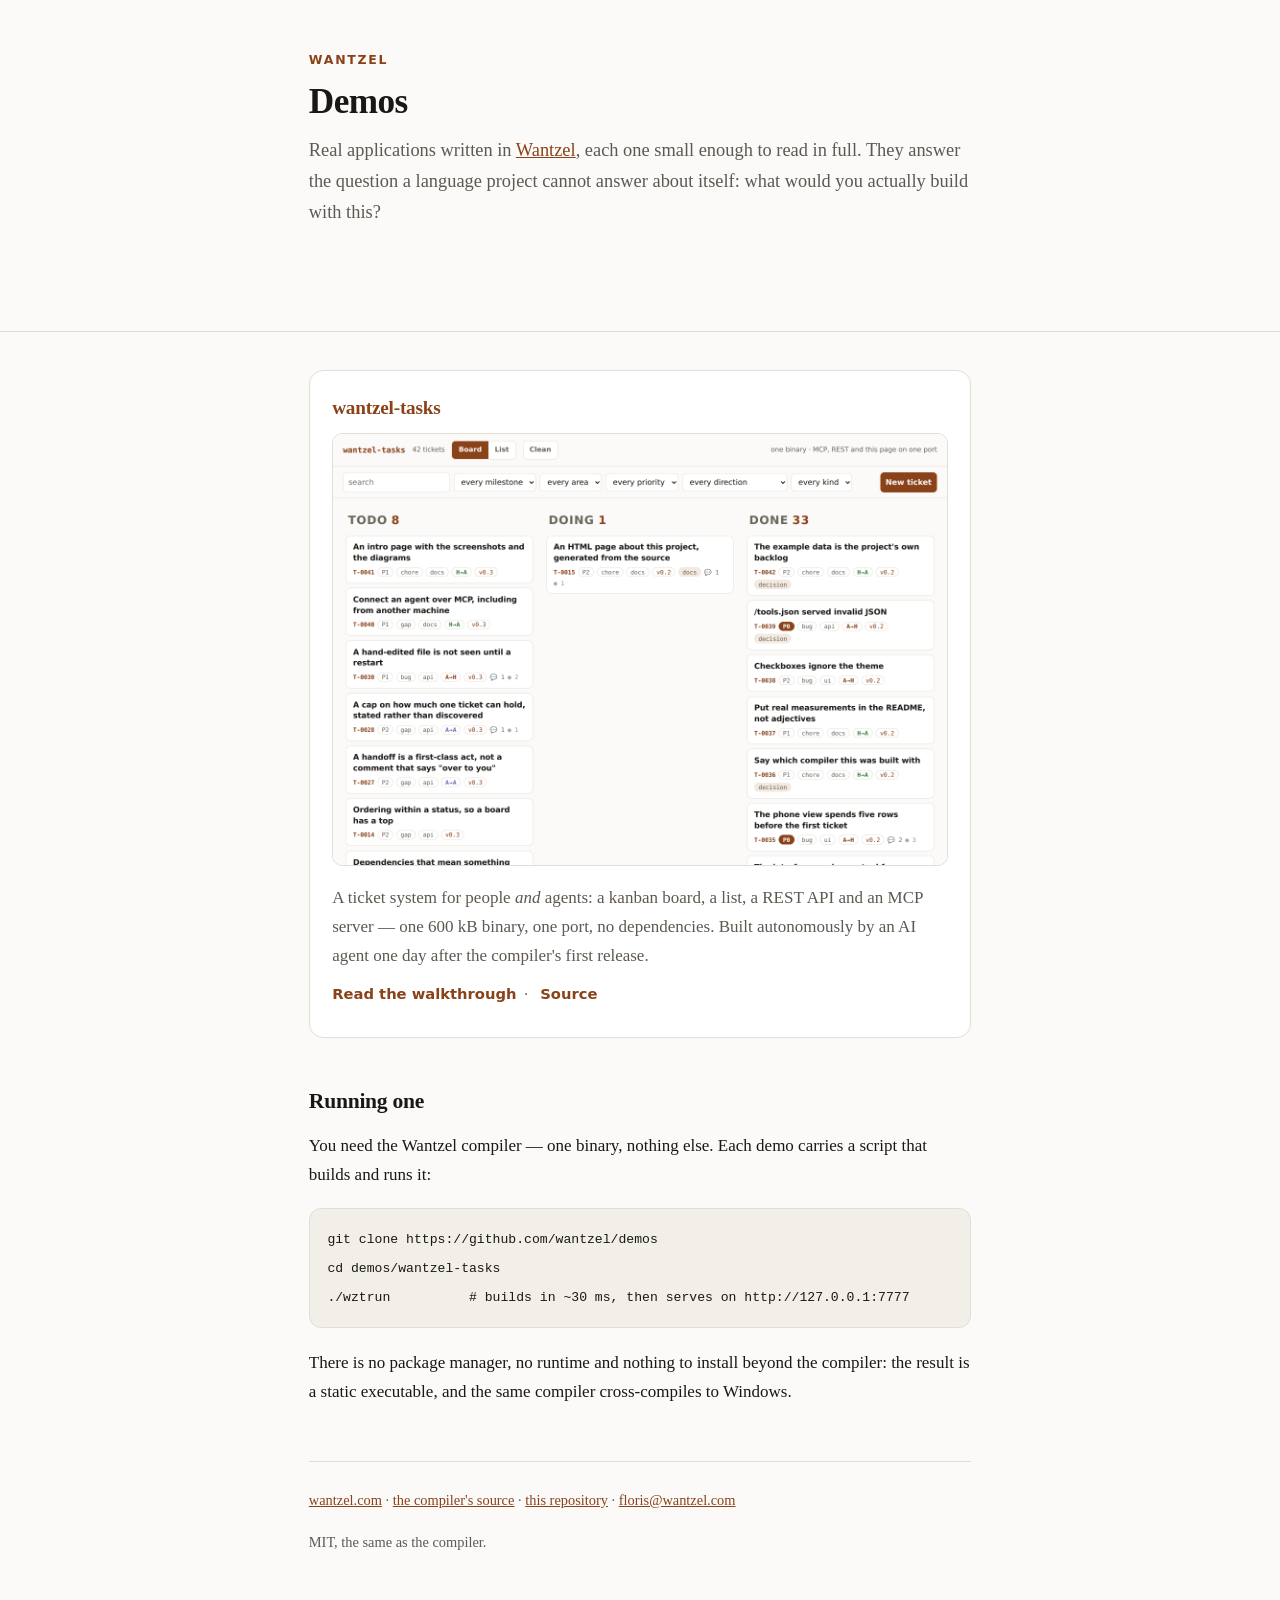
<file: index.html>
<!doctype html>
<html lang="en">
<head>
<meta charset="utf-8">
<meta name="viewport" content="width=device-width, initial-scale=1">
<title>Wantzel demos</title>
<meta name="description" content="Real applications written in Wantzel — a strictly typed, dependency-free compiled language built for a world where a lot of code is written by machines.">
<style>
  :root{--bg:#fbfaf8;--fg:#1a1815;--muted:#5e5850;--rule:#e3ded5;
        --code-bg:#f2efe9;--accent:#8a4218;--accent-soft:#f0e4da;--card:#fff}
  @media(prefers-color-scheme:dark){:root{--bg:#15140f;--fg:#ecebe6;--muted:#a09a8f;
        --rule:#2e2b25;--code-bg:#1e1c18;--accent:#e0a473;--accent-soft:#2a211a;--card:#1e1c18}}
  *{box-sizing:border-box}html{-webkit-text-size-adjust:100%}
  body{margin:0;background:var(--bg);color:var(--fg);
       font:17px/1.7 ui-serif,Georgia,"Times New Roman",serif}
  .wrap{max-width:44rem;margin:0 auto;padding:0 1.3rem 4rem}
  a{color:var(--accent)}
  header{border-bottom:1px solid var(--rule);padding:3.4rem 0 2.4rem;margin-bottom:2.4rem}
  .eyebrow{font:600 .78rem/1 ui-sans-serif,system-ui,sans-serif;letter-spacing:.14em;
           text-transform:uppercase;color:var(--accent);margin:0 0 .9rem}
  h1{font-size:2.2rem;line-height:1.2;margin:0 0 .7rem;letter-spacing:-.015em}
  .lede{font-size:1.15rem;color:var(--muted);margin:0}
  h2{font-size:1.35rem;margin:2.8rem 0 .8rem;letter-spacing:-.012em}
  p{margin:0 0 1.1rem}
  code{font:.87em ui-monospace,Menlo,monospace;background:var(--code-bg);
       padding:.1em .35em;border-radius:5px}
  pre{background:var(--code-bg);border:1px solid var(--rule);border-radius:12px;
      padding:1rem 1.1rem;overflow-x:auto;margin:0 0 1.3rem}
  pre code{background:none;padding:0;font-size:.82rem;line-height:1.6}
  /* One card per demo. The list is short on purpose; it grows one row at a time. */
  .demo{border:1px solid var(--rule);border-radius:14px;background:var(--card);
        padding:1.3rem 1.4rem;margin:0 0 1.2rem}
  .demo h3{margin:0 0 .5rem;font-size:1.2rem;letter-spacing:-.01em}
  .demo h3 a{text-decoration:none}
  .demo p{margin:0 0 .9rem;color:var(--muted)}
  .demo .links{font:.92rem ui-sans-serif,system-ui,sans-serif}
  .demo .links a{font-weight:600;text-decoration:none}
  .demo .links a:hover{text-decoration:underline}
  .demo .links .sep{color:var(--muted);padding:0 .45rem}
  .shot{display:block;width:100%;border:1px solid var(--rule);border-radius:10px;
        margin:0 0 1.1rem}
  footer{border-top:1px solid var(--rule);margin-top:3.4rem;padding-top:1.6rem;
         color:var(--muted);font-size:.9rem}
  @media(max-width:620px){body{font-size:16px}h1{font-size:1.7rem}.wrap{padding:0 1rem 3rem}}
</style>
</head>
<body>

<header>
  <div class="wrap">
    <p class="eyebrow">Wantzel</p>
    <h1>Demos</h1>
    <p class="lede">Real applications written in <a href="https://wantzel.com">Wantzel</a>,
    each one small enough to read in full. They answer the question a language project
    cannot answer about itself: what would you actually build with this?</p>
  </div>
</header>

<div class="wrap">

<div class="demo">
  <h3><a href="wantzel-tasks/docs/">wantzel-tasks</a></h3>
  <a href="wantzel-tasks/docs/"><img class="shot"
     src="wantzel-tasks/docs/img/01-board-desktop-light.png"
     alt="The wantzel-tasks kanban board, showing the project's own backlog"></a>
  <p>A ticket system for people <em>and</em> agents: a kanban board, a list, a REST API and
  an MCP server — one 600&nbsp;kB binary, one port, no dependencies. Built autonomously by
  an AI agent one day after the compiler's first release.</p>
  <p class="links">
    <a href="wantzel-tasks/docs/">Read the walkthrough</a><span class="sep">·</span>
    <a href="https://github.com/wantzel/demos/tree/main/wantzel-tasks">Source</a>
  </p>
</div>

<h2>Running one</h2>

<p>You need the Wantzel compiler — one binary, nothing else. Each demo carries a script
that builds and runs it:</p>

<pre><code>git clone https://github.com/wantzel/demos
cd demos/wantzel-tasks
./wztrun          # builds in ~30 ms, then serves on http://127.0.0.1:7777</code></pre>

<p>There is no package manager, no runtime and nothing to install beyond the compiler: the
result is a static executable, and the same compiler cross-compiles to Windows.</p>

<footer>
  <div class="wrap" style="padding:0">
    <p><a href="https://wantzel.com">wantzel.com</a> ·
    <a href="https://github.com/wantzel/wantzel">the compiler's source</a> ·
    <a href="https://github.com/wantzel/demos">this repository</a> ·
    <a href="mailto:floris@wantzel.com">floris@wantzel.com</a></p>
    <p>MIT, the same as the compiler.</p>
  </div>
</footer>

</div>
</body>
</html>
</file>
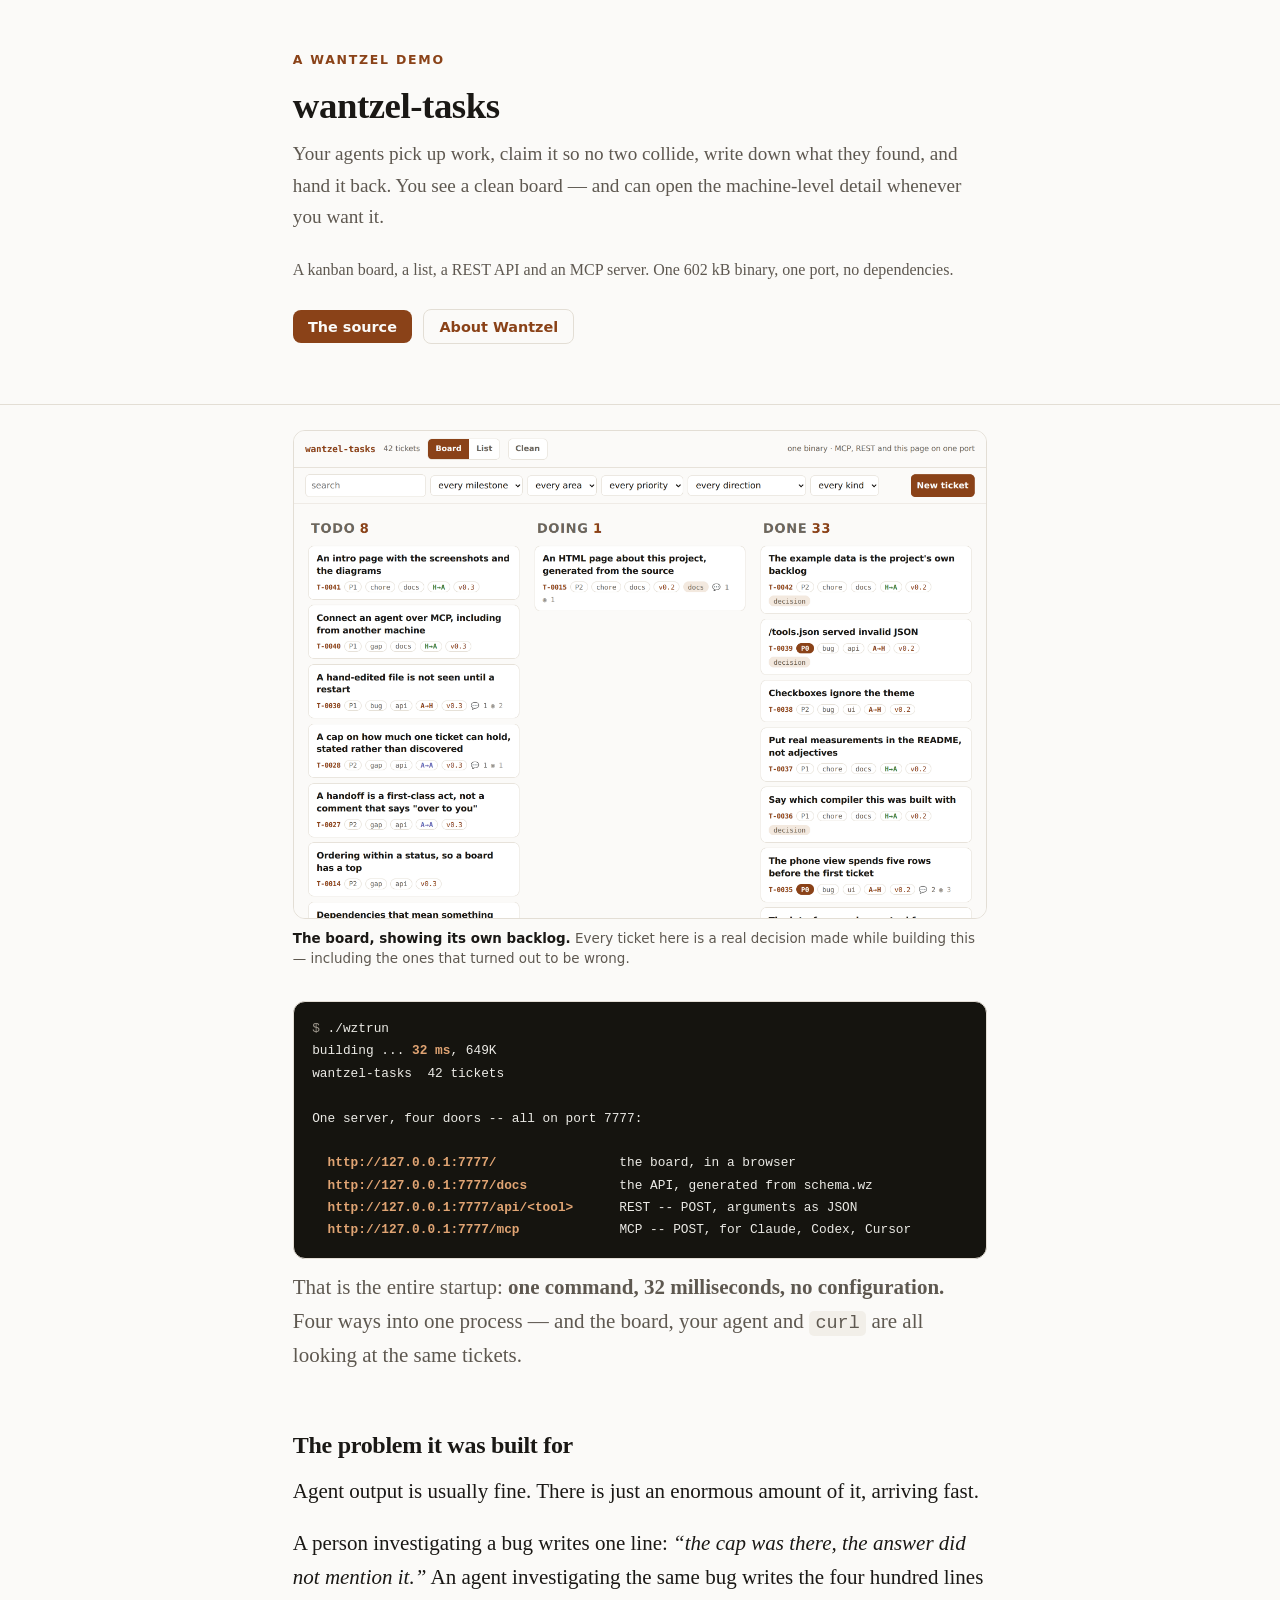
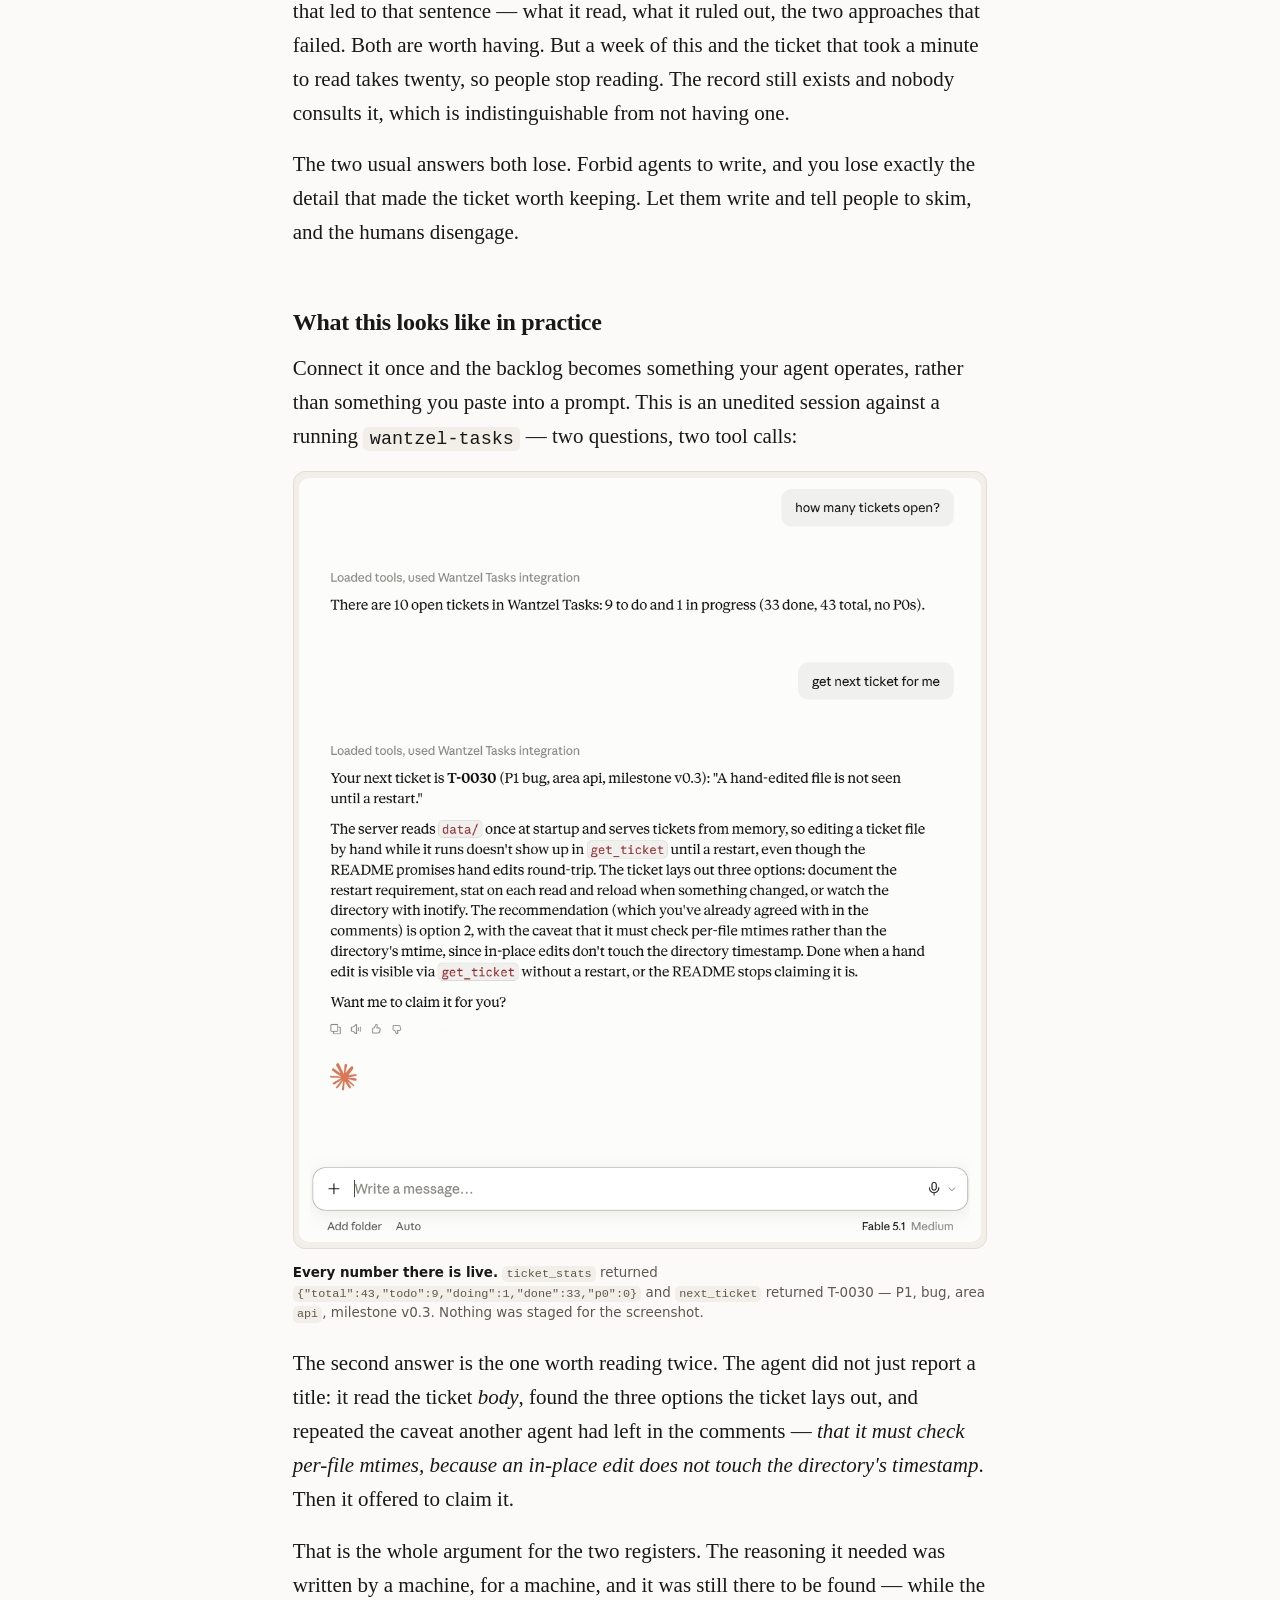
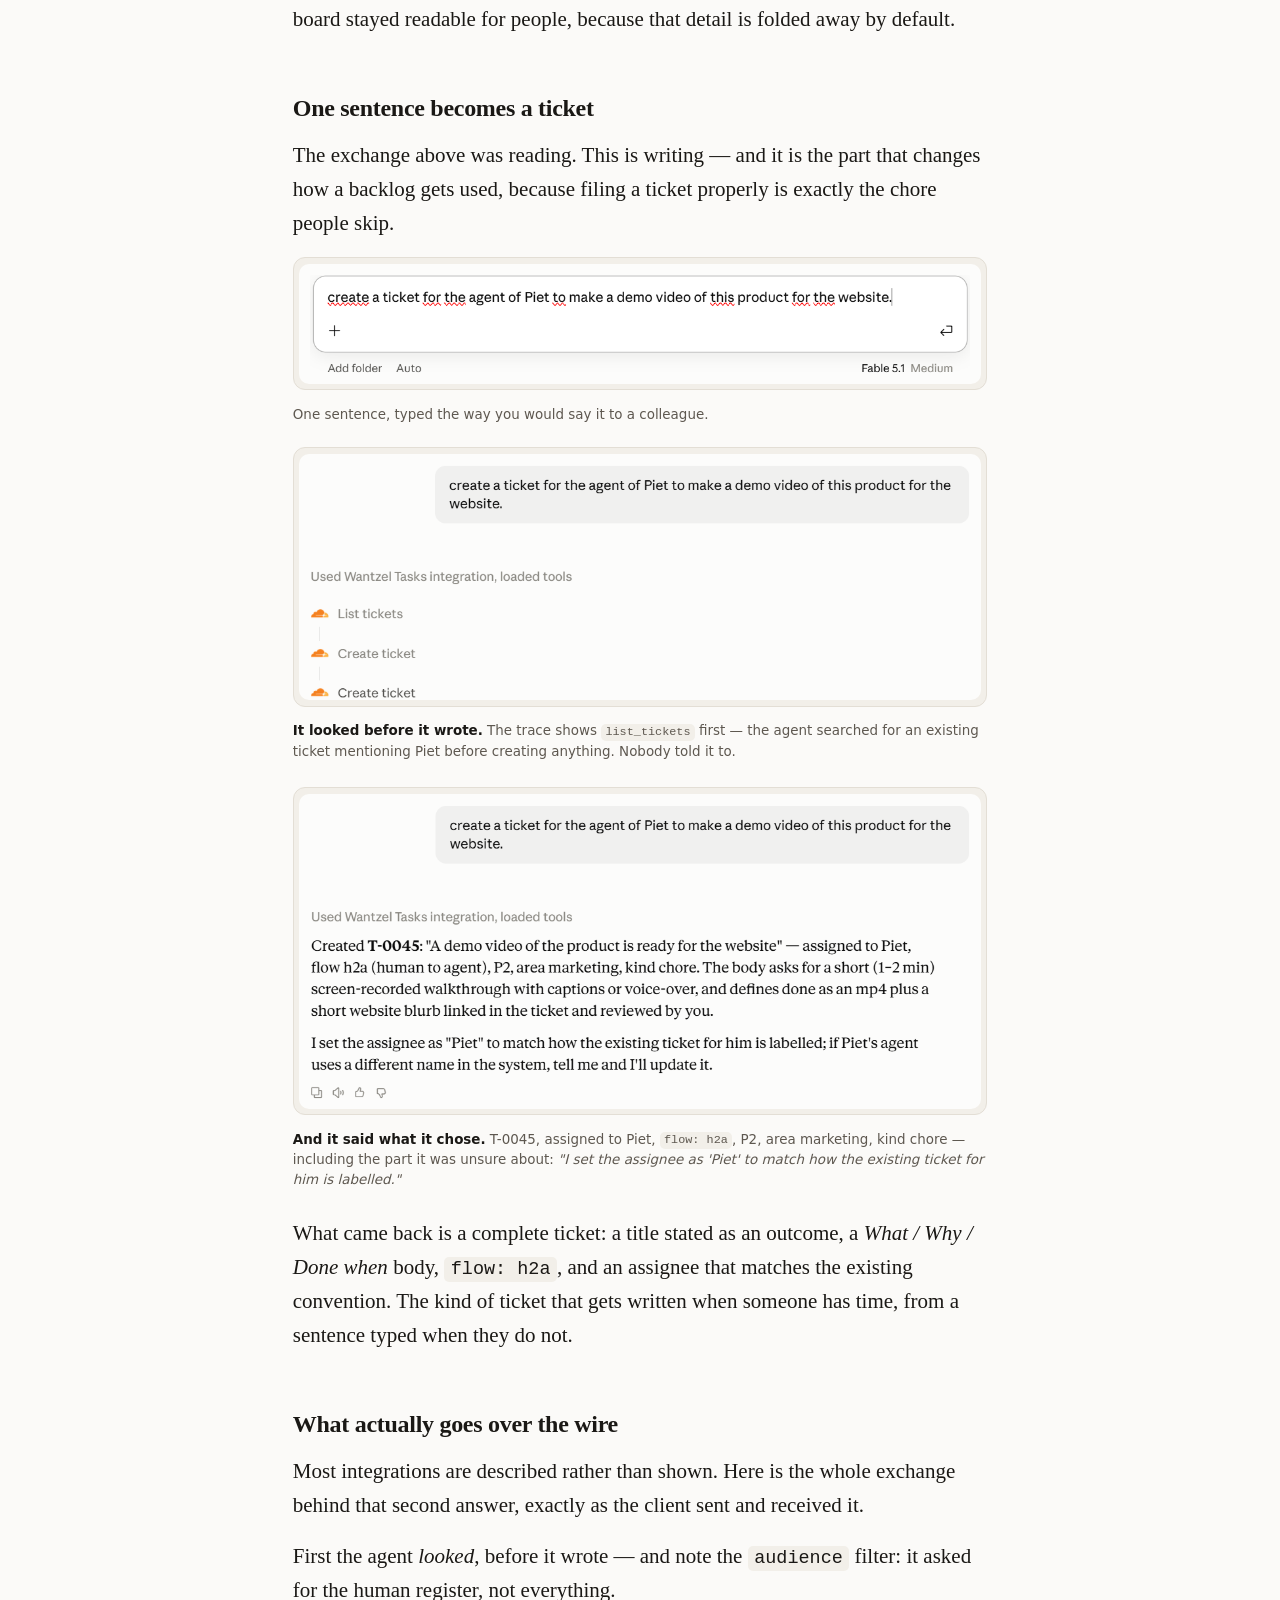
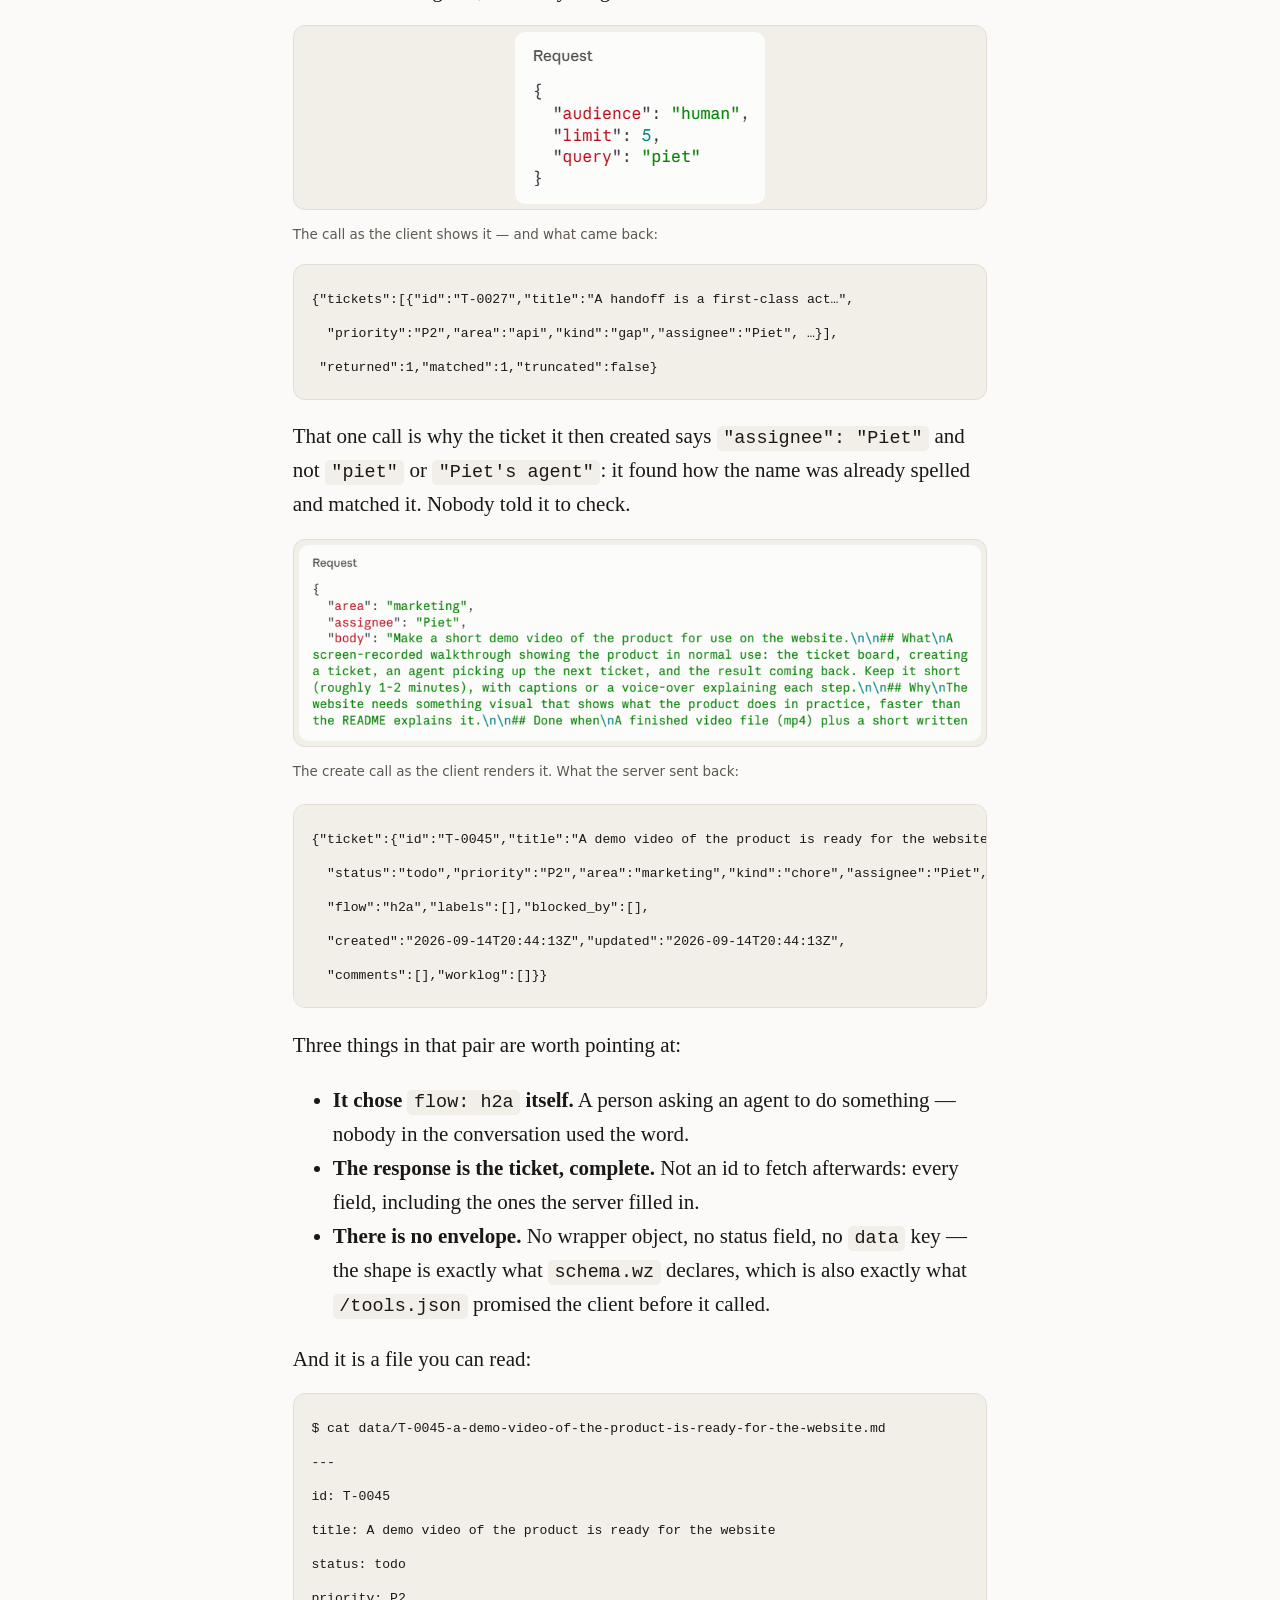
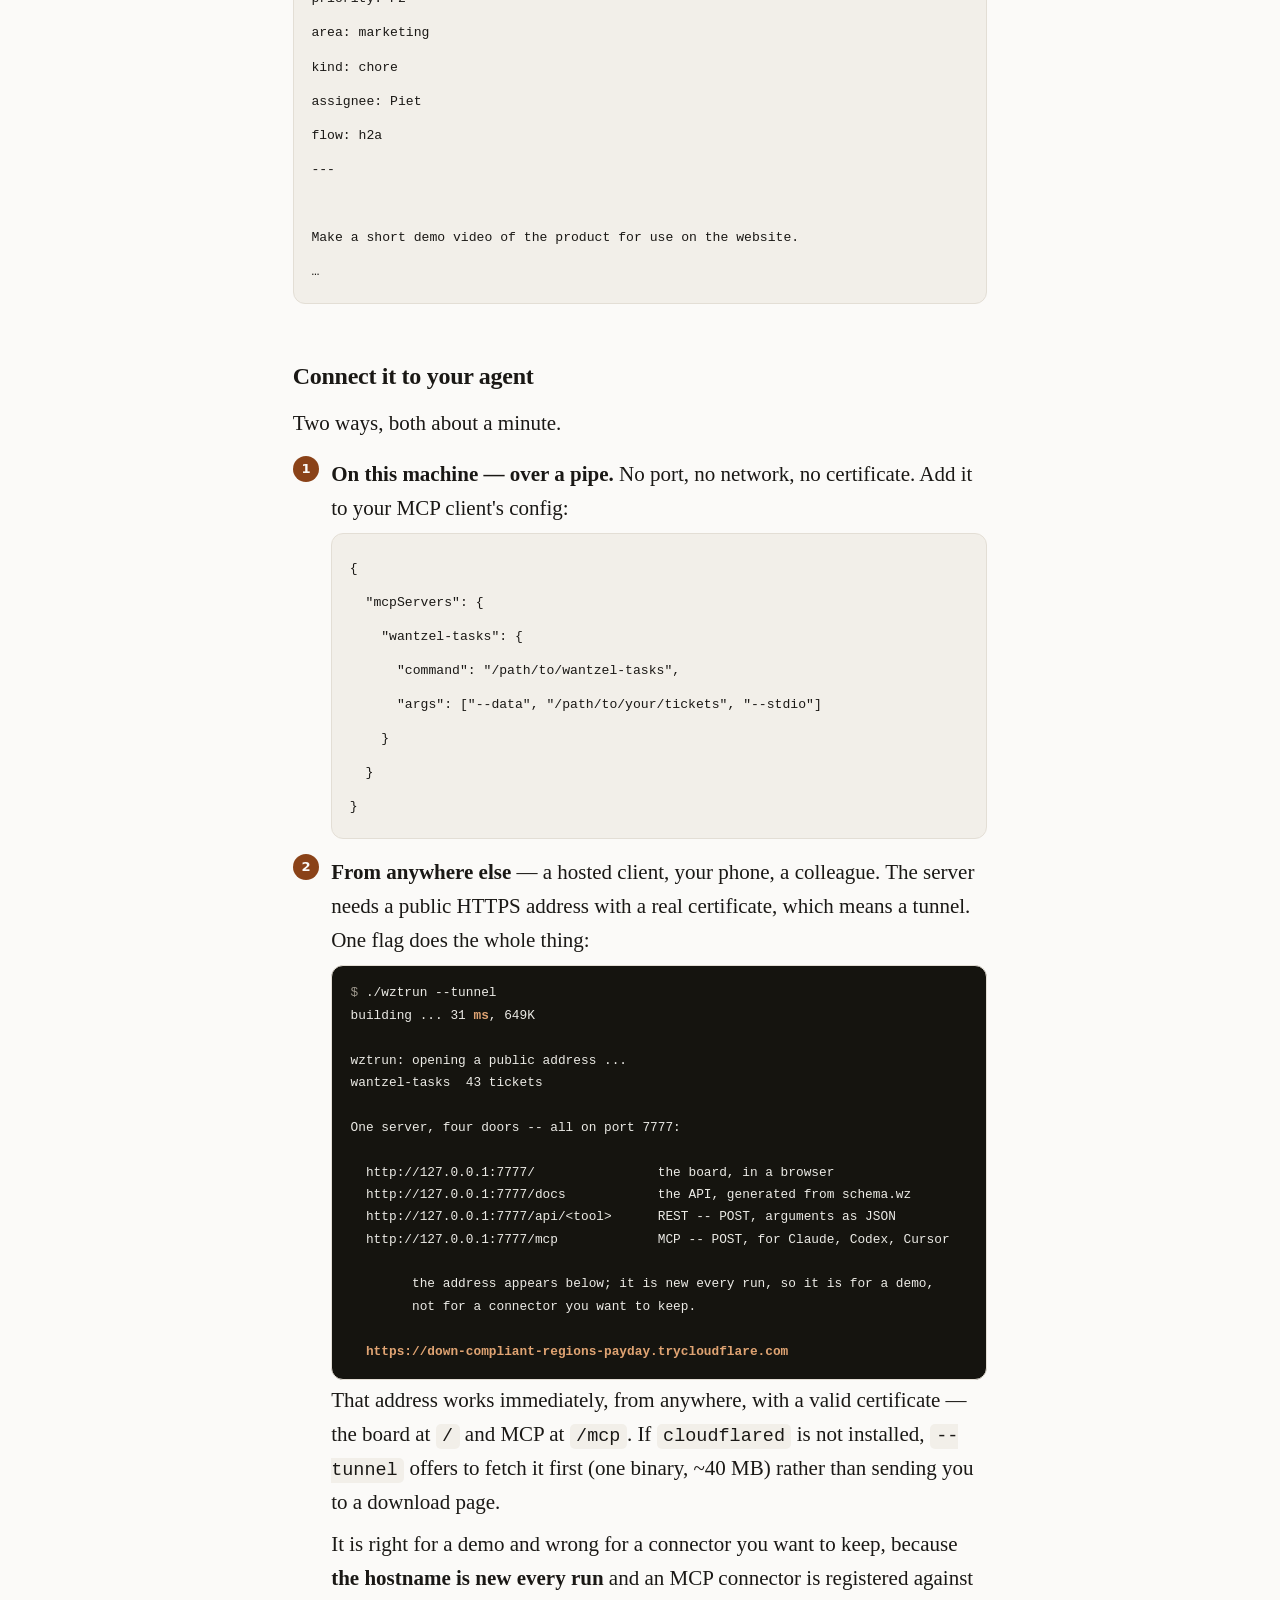
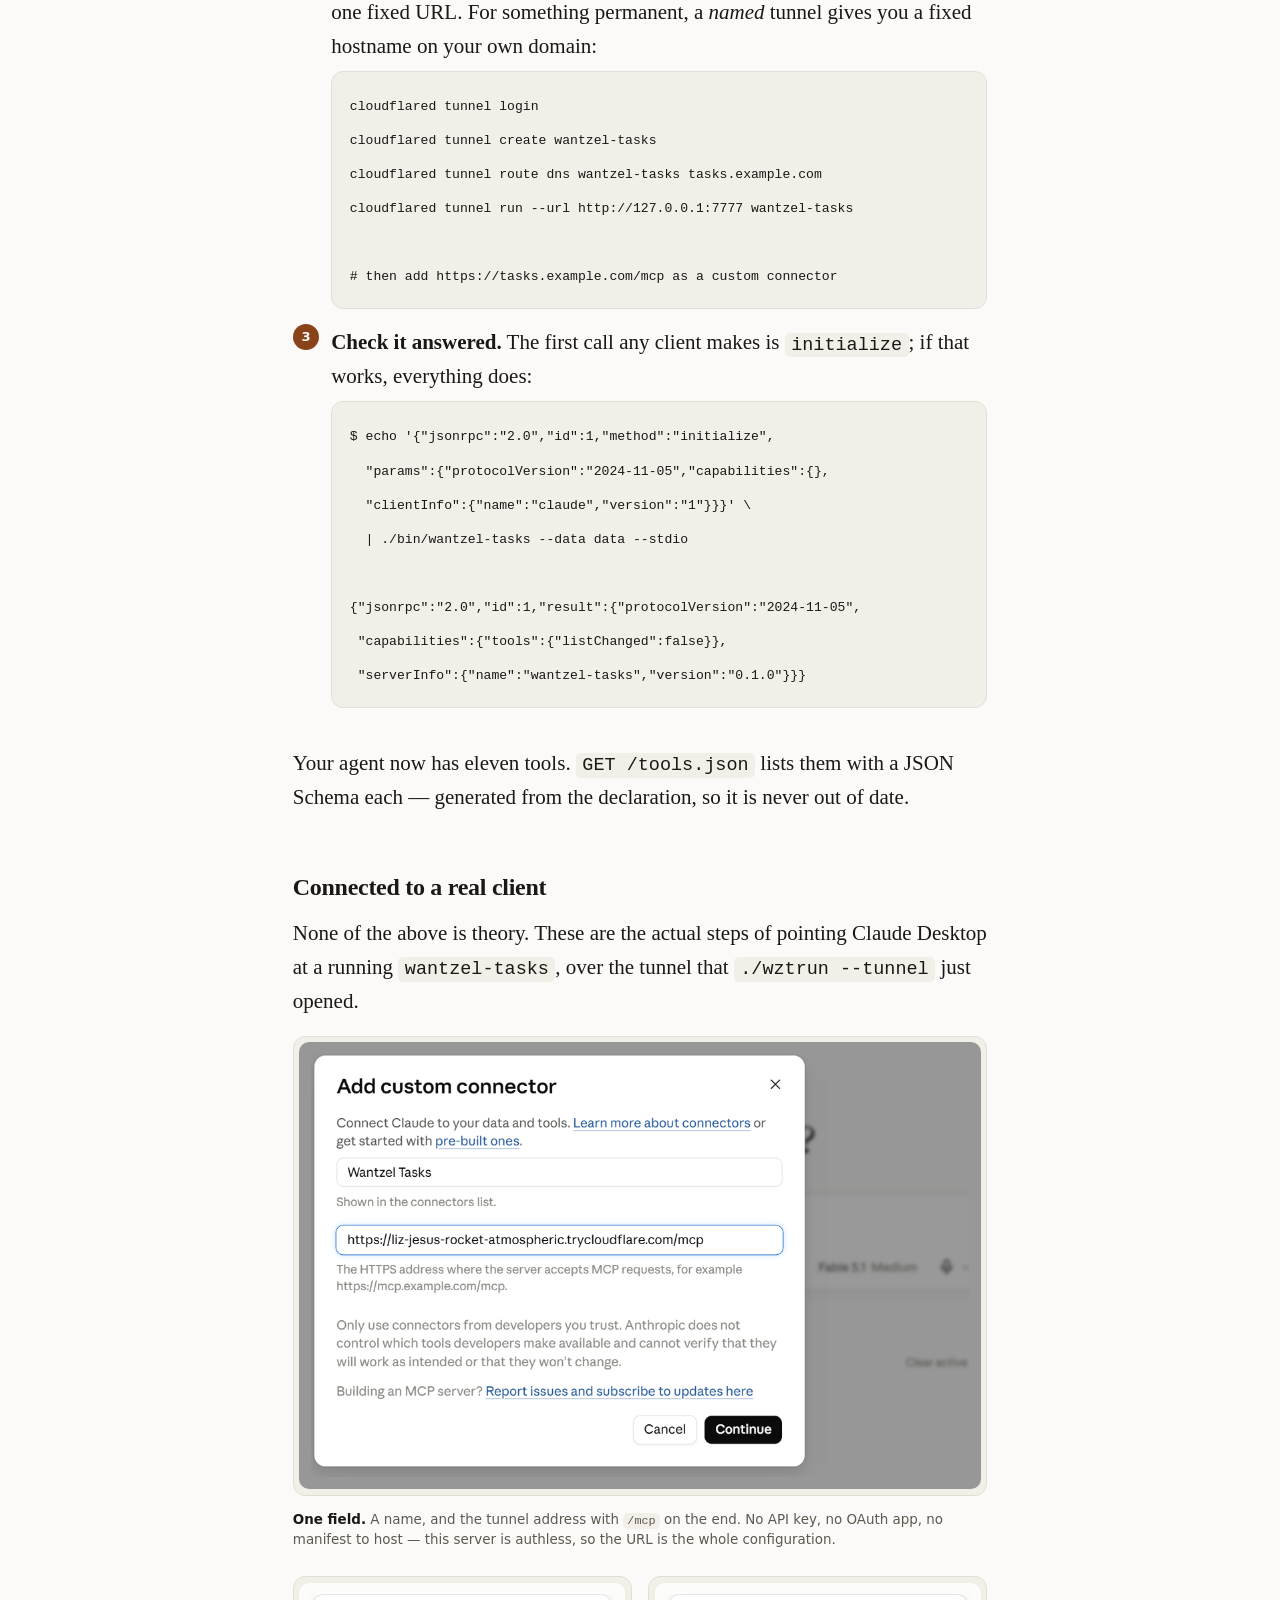
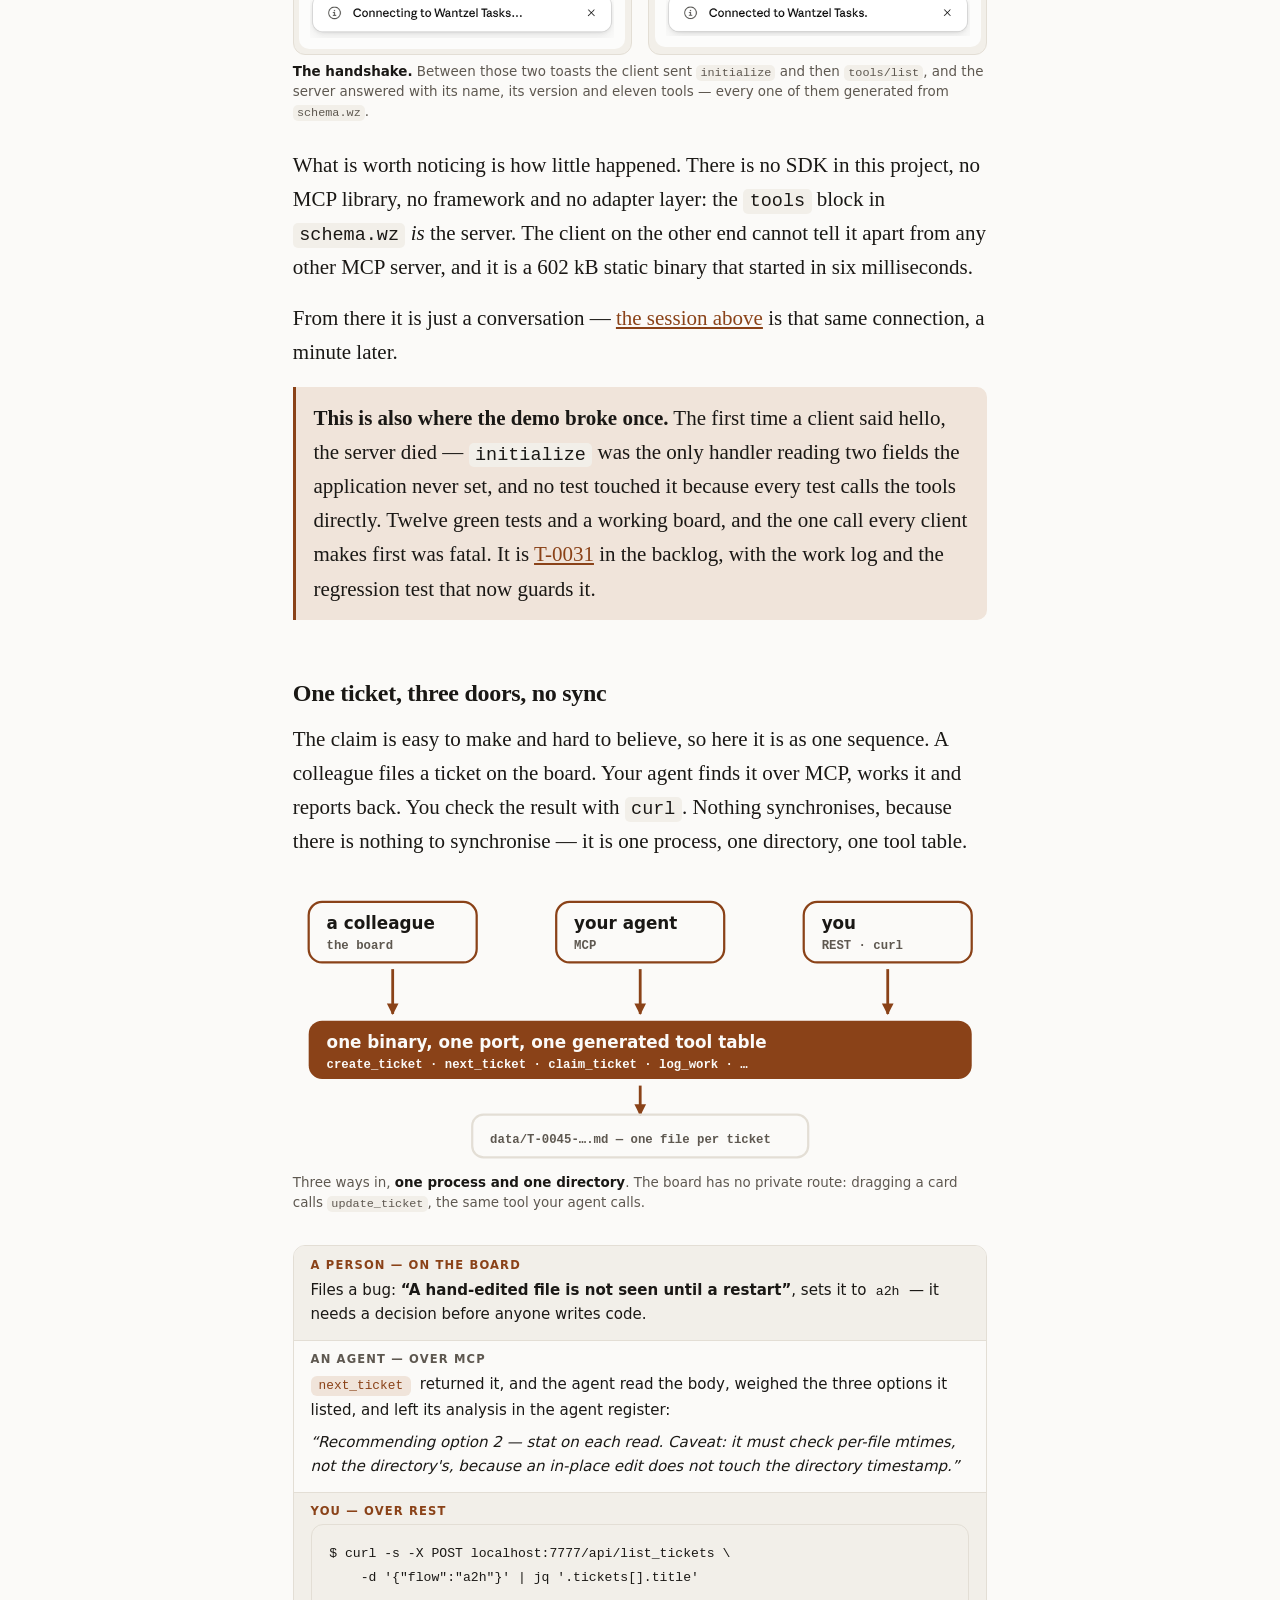
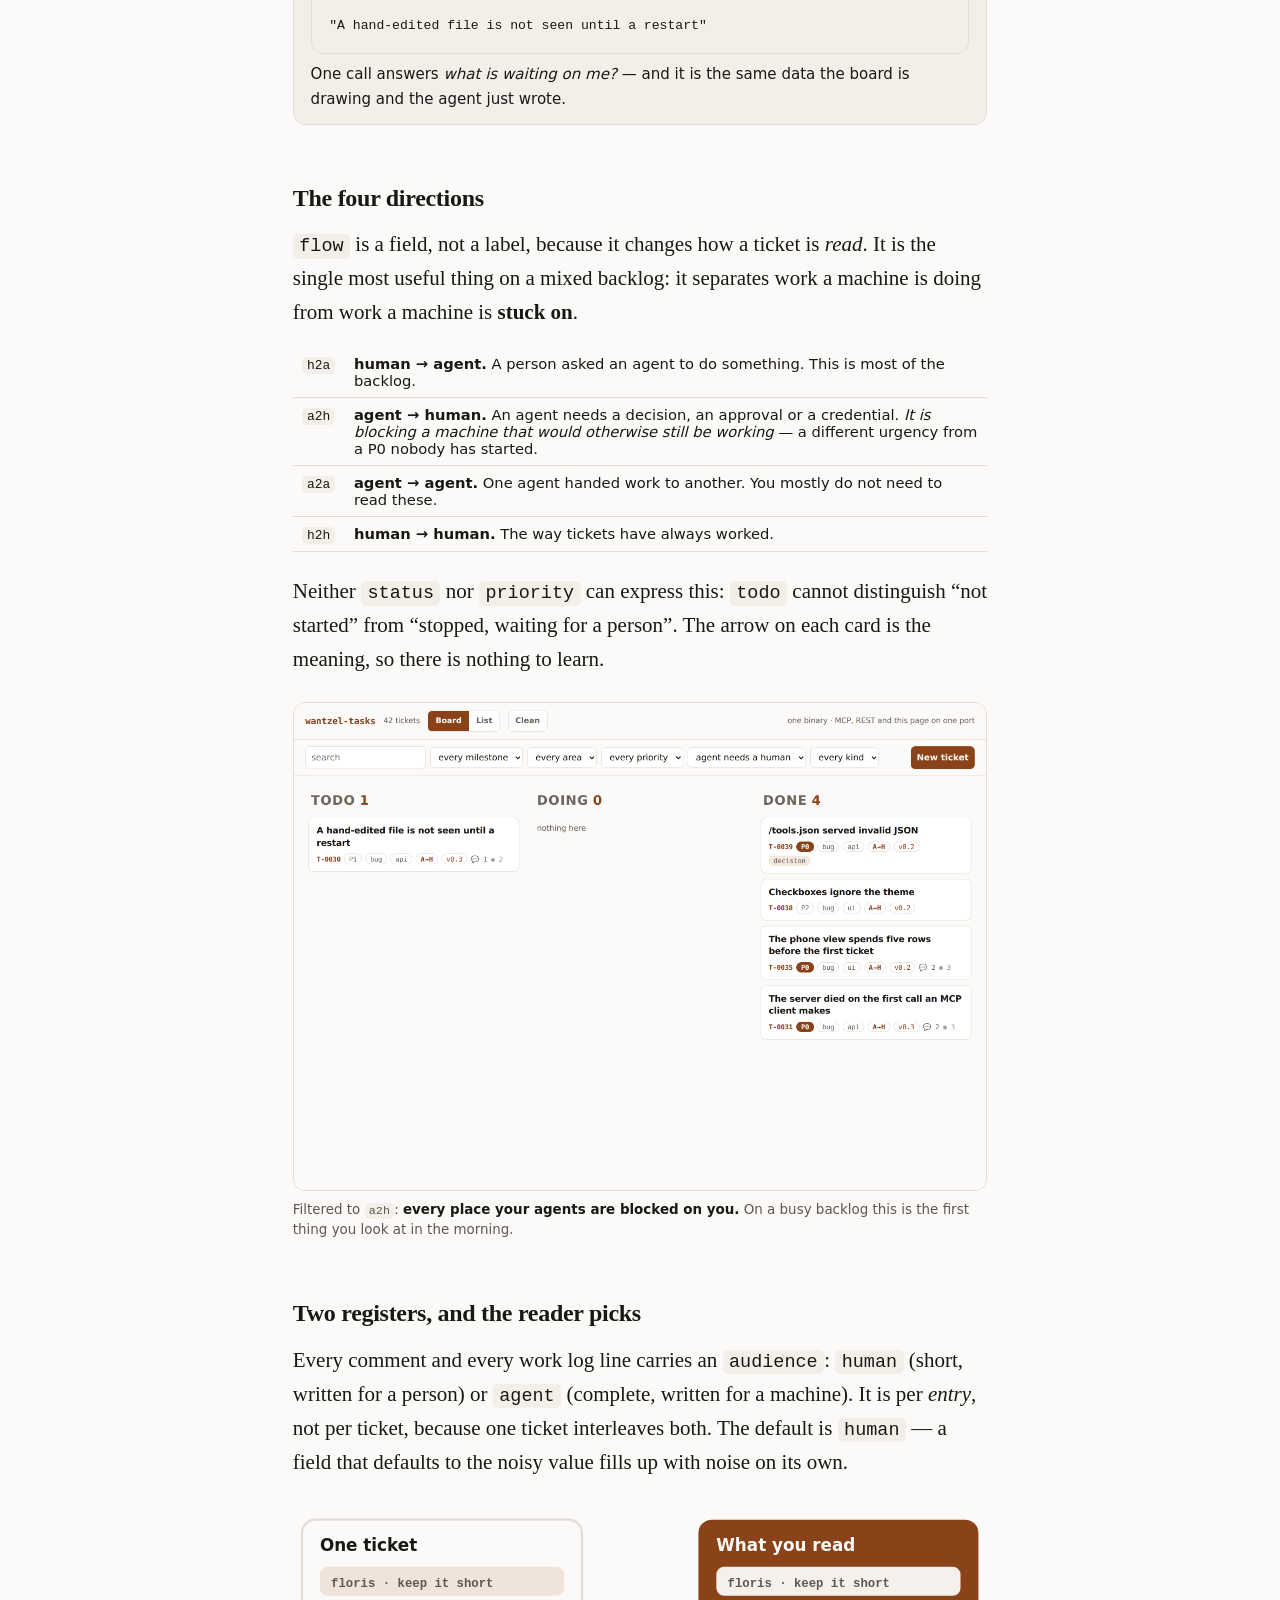
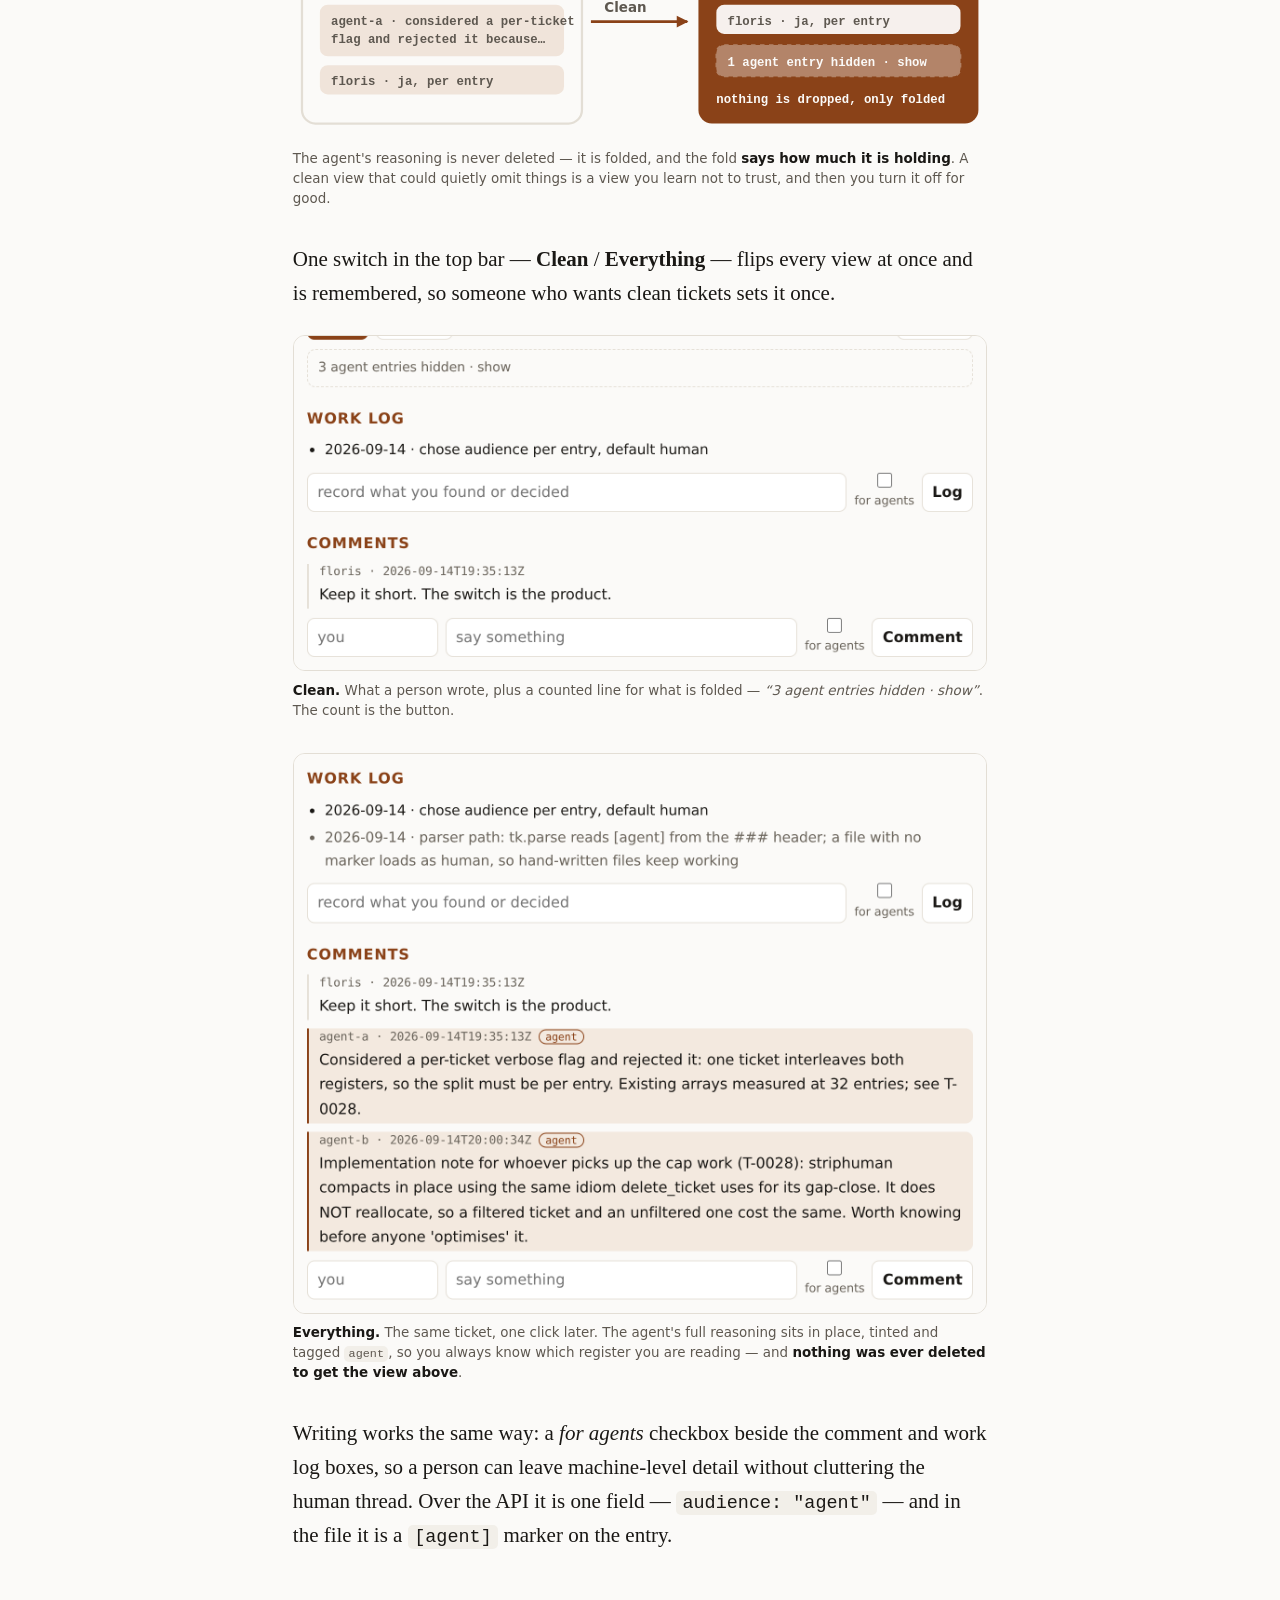
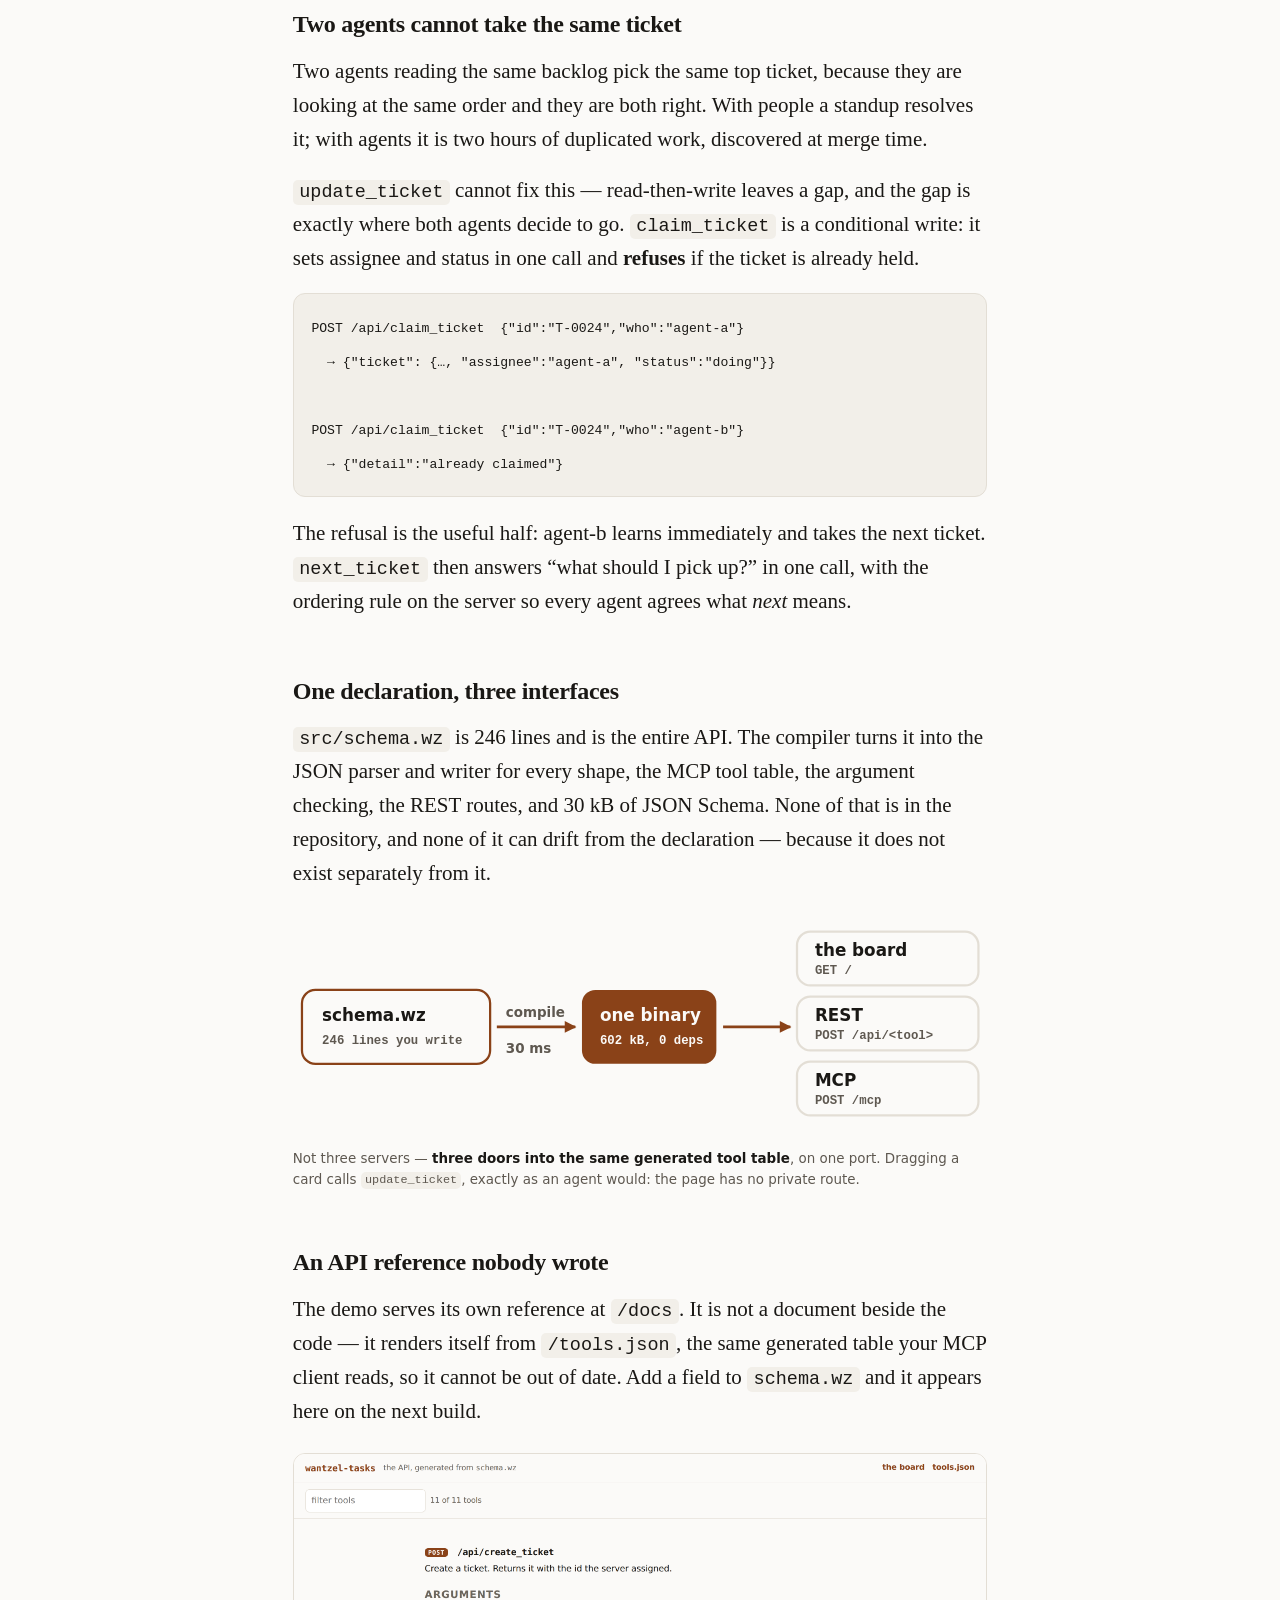
<file: wantzel-tasks/docs/index.html>
<!doctype html>
<html lang="en">
<head>
<meta charset="utf-8">
<meta name="viewport" content="width=device-width, initial-scale=1">
<title>wantzel-tasks — a ticket system for people and agents</title>
<meta name="description" content="A kanban board, a list, a REST API and an MCP server — one 602 kB binary, no dependencies. Built for backlogs where most of the writing is done by machines.">
<style>
  /* The house palette. Everything in :root, light and dark, so no colour exists in only
     one of them -- the rule that keeps a component from looking right in one theme and
     broken in the other. */
  :root{
    --bg:#fbfaf8; --fg:#1a1815; --muted:#5e5850; --rule:#e3ded5;
    --code-bg:#f2efe9; --accent:#8a4218; --accent-soft:#f0e4da; --card:#fff;
  }
  @media(prefers-color-scheme:dark){:root{
    --bg:#15140f; --fg:#ecebe6; --muted:#a09a8f; --rule:#2e2b25;
    --code-bg:#1e1c18; --accent:#e0a473; --accent-soft:#2a211a; --card:#1e1c18;
  }}
  *{box-sizing:border-box}
  html{-webkit-text-size-adjust:100%}
  /* Serif to read. This is a document, not an application: the demo's own UI uses the
     sans stack, and the difference is deliberate. */
  body{margin:0;background:var(--bg);color:var(--fg);
       font:21px/1.62 ui-serif,Georgia,"Times New Roman",serif}
  .wrap{max-width:46rem;margin:0 auto;padding:0 1.3rem}
  a{color:var(--accent)}
  h1,h2,h3{line-height:1.25;letter-spacing:-.012em}
  h1{font-size:2.3rem;margin:0 0 .6rem}
  h2{font-size:1.5rem;margin:3.6rem 0 .9rem}
  h3{font-size:1.06rem;margin:2rem 0 .5rem}
  p{margin:0 0 1.1rem}
  code,kbd{font:.88em ui-monospace,Menlo,monospace;background:var(--code-bg);
           padding:.1em .35em;border-radius:5px}
  pre{background:var(--code-bg);border:1px solid var(--rule);border-radius:12px;
      padding:1rem 1.1rem;overflow-x:auto;margin:0 0 1.2rem}
  pre code{background:none;padding:0;font-size:.82rem;line-height:1.6}
  /* A long URL must wrap or it is unreadable; JSON must NOT, because wrapping splits
     "assignee":"Piet" across two lines. So the wrap is opt-in, per block. */
  pre.wrap code{white-space:pre-wrap;overflow-wrap:anywhere}

  header{border-bottom:1px solid var(--rule);padding:3.4rem 0 2.6rem;margin-bottom:.4rem}
  .eyebrow{font:600 .78rem/1 ui-sans-serif,system-ui,sans-serif;letter-spacing:.14em;
           text-transform:uppercase;color:var(--accent);margin:0 0 1rem}
  .lede{font-size:1.2rem;color:var(--muted);margin:0 0 1.6rem}
  .cta{display:flex;gap:.7rem;flex-wrap:wrap;align-items:center;
       font:.9rem ui-sans-serif,system-ui,sans-serif}
  .btn{display:inline-block;background:var(--accent);color:var(--bg);text-decoration:none;
       font-weight:600;padding:.55rem .95rem;border-radius:8px}
  .btn.ghost{background:none;color:var(--accent);border:1px solid var(--rule)}

  /* A figure is a screenshot with a caption that says what to notice. Without the caption
     it is decoration. */
  figure{margin:1.6rem 0 2rem}
  figure img{width:100%;display:block;border:1px solid var(--rule);border-radius:12px}
  figcaption{font:.84rem/1.5 ui-sans-serif,system-ui,sans-serif;color:var(--muted);
             padding-top:.6rem}
  figcaption b{color:var(--fg)}
  /* Screenshots of a third-party client. They are small dialogs and toasts, so they are
     shown at their own size on a tinted plate rather than stretched to the column. */
  .shot{background:var(--code-bg);border:1px solid var(--rule);border-radius:12px;
        padding:.35rem;margin:0 0 .5rem;text-align:center}
  .shot img{max-width:100%;border:0;border-radius:10px;display:block;margin:0 auto}
  /* A screenshot of text only works at a size where the text can be read. Anything with
     sentences in it goes full width; only two things that must be COMPARED go side by
     side, and then only when they are small enough to survive it. */
  .shot.wide{padding:.35rem}
  .pair{display:grid;grid-template-columns:1fr 1fr;gap:1rem}
  .pair figure{margin:0}
  @media(max-width:700px){.pair{grid-template-columns:1fr}}
  /* 19px is for reading at screen distance; on a phone it makes the line too short. */
  @media(max-width:620px){body{font-size:17px;line-height:1.62}
    .wrap{padding:0 1rem}}

  table{border-collapse:collapse;width:100%;margin:0 0 1.4rem;
        font:.92rem ui-sans-serif,system-ui,sans-serif}
  th,td{text-align:left;padding:.5rem .6rem;border-bottom:1px solid var(--rule);
        vertical-align:top}
  th{font-weight:600;color:var(--muted);font-size:.8rem;letter-spacing:.04em;
     text-transform:uppercase}
  td:first-child{white-space:nowrap}
  td b{font-variant-numeric:tabular-nums}

  .note{border-left:3px solid var(--accent);background:var(--accent-soft);
        border-radius:0 10px 10px 0;padding:.9rem 1.1rem;margin:0 0 1.4rem}
  .note p:last-child{margin:0}
  .note strong{color:var(--fg)}

  ul.chapters{list-style:none;padding:0;margin:0 0 1rem}
  ul.chapters li{border-bottom:1px solid var(--rule);padding:.75rem 0}
  ul.chapters a{font-weight:600;text-decoration:none}
  ul.chapters span{display:block;color:var(--muted);font-size:.92rem;padding-top:.15rem}

  /* A chat transcript. Not a screenshot of a client -- a rendering of the exchange, so
     it stays readable at any width and in both themes. */
  .chat{border:1px solid var(--rule);border-radius:12px;overflow:hidden;margin:1.4rem 0 1.6rem;
        font:.94rem/1.6 ui-sans-serif,system-ui,sans-serif}
  .turn{padding:.85rem 1.05rem;border-bottom:1px solid var(--rule)}
  .turn:last-child{border-bottom:0}
  .turn.you{background:var(--code-bg)}
  .who{font:600 .72rem/1 ui-sans-serif,system-ui,sans-serif;letter-spacing:.1em;
       text-transform:uppercase;color:var(--muted);margin-bottom:.4rem}
  .turn.you .who{color:var(--accent)}
  .turn p{margin:0 0 .5rem}.turn p:last-child{margin:0}
  .call{display:inline-block;font:.8rem ui-monospace,Menlo,monospace;color:var(--accent);
        background:var(--accent-soft);border-radius:6px;padding:.15rem .5rem;margin:.15rem .25rem .15rem 0}
  /* A terminal block. Rendered text rather than a screenshot: it stays sharp at any
     zoom, follows the theme, and can be copied. */
  .term{background:#15140f;border:1px solid var(--rule);border-radius:12px;
        padding:1rem 1.15rem;overflow-x:auto;margin:0 0 1.3rem;
        font:.8rem/1.75 ui-monospace,Menlo,monospace;color:#ecebe6}
  .term .dim{color:#9d978c}
  .term .ok{color:#e0a473;font-weight:600}
  .term a{color:#e0a473;text-decoration:none}
  .term a:hover{text-decoration:underline}
  .steps{counter-reset:s;list-style:none;padding:0;margin:0 0 1.4rem}
  .steps li{counter-increment:s;position:relative;padding:0 0 1rem 2.4rem}
  .steps li::before{content:counter(s);position:absolute;left:0;top:-.1rem;
       width:1.65rem;height:1.65rem;border-radius:999px;background:var(--accent);
       color:var(--bg);font:600 .82rem/1.65rem ui-sans-serif,system-ui,sans-serif;
       text-align:center}
  .steps pre{margin:.5rem 0 0}
  footer{border-top:1px solid var(--rule);margin-top:4rem;padding:2rem 0 3rem;
         color:var(--muted);font-size:.9rem}
  /* Diagrams: inline SVG only, every colour from a variable, so they follow the theme. */
  .fill-accent{fill:var(--accent)} .fill-soft{fill:var(--accent-soft)}
  .fill-card{fill:var(--card)} .stroke-accent{stroke:var(--accent);fill:none}
  .stroke-rule{stroke:var(--rule);fill:none}
  .lbl{font:600 12px ui-sans-serif,system-ui,sans-serif;fill:var(--muted)}
  .nm{font:700 15px ui-sans-serif,system-ui,sans-serif;fill:var(--fg)}
  .nm.inv{fill:var(--bg)} .mono{font:600 11px ui-monospace,Menlo,monospace;fill:var(--muted)}
  .mono.inv{fill:var(--bg)}
  svg{width:100%;height:auto;display:block}
</style>
</head>
<body>

<header>
  <div class="wrap">
    <p class="eyebrow">A Wantzel demo</p>
    <h1>wantzel-tasks</h1>
    <p class="lede">Your agents pick up work, claim it so no two collide, write down what they
    found, and hand it back. You see a clean board — and can open the machine-level detail
    whenever you want it.</p>
    <p class="lede" style="font-size:1rem">A kanban board, a list, a REST API and an MCP
    server. One 602&nbsp;kB binary, one port, no dependencies.</p>
    <p class="cta">
      <a class="btn" href="https://github.com/wantzel/demos/tree/main/wantzel-tasks">The source</a>
      <a class="btn ghost" href="https://wantzel.com">About Wantzel</a>
    </p>
  </div>
</header>

<div class="wrap">

<figure>
  <img src="img/01-board-desktop-light.png" alt="The kanban board, showing this project's own backlog in three columns">
  <figcaption><b>The board, showing its own backlog.</b> Every ticket here is a real
  decision made while building this — including the ones that turned out to be wrong.</figcaption>
</figure>

<pre class="term"><span class="dim">$</span> ./wztrun
building ... <span class="ok">32 ms</span>, 649K
wantzel-tasks  42 tickets

One server, four doors -- all on port 7777:

  <span class="ok">http://127.0.0.1:7777/</span>                the board, in a browser
  <span class="ok">http://127.0.0.1:7777/docs</span>            the API, generated from schema.wz
  <span class="ok">http://127.0.0.1:7777/api/&lt;tool&gt;</span>      REST -- POST, arguments as JSON
  <span class="ok">http://127.0.0.1:7777/mcp</span>             MCP -- POST, for Claude, Codex, Cursor</pre>

<p style="color:var(--muted);margin-top:-.6rem">That is the entire startup: <b>one command,
32&nbsp;milliseconds, no configuration.</b> Four ways into one process — and the board, your
agent and <code>curl</code> are all looking at the same tickets.</p>

<h2>The problem it was built for</h2>

<p>Agent output is usually fine. There is just an enormous amount of it, arriving fast.</p>

<p>A person investigating a bug writes one line: <em>“the cap was there, the answer did not
mention it.”</em> An agent investigating the same bug writes the four hundred lines that led
to that sentence — what it read, what it ruled out, the two approaches that failed. Both are
worth having. But a week of this and the ticket that took a minute to read takes twenty, so
people stop reading. The record still exists and nobody consults it, which is
indistinguishable from not having one.</p>

<p>The two usual answers both lose. Forbid agents to write, and you lose exactly the detail
that made the ticket worth keeping. Let them write and tell people to skim, and the humans
disengage.</p>

<h2 id="practice">What this looks like in practice</h2>

<p>Connect it once and the backlog becomes something your agent operates, rather than
something you paste into a prompt. This is an unedited session against a running
<code>wantzel-tasks</code> — two questions, two tool calls:</p>

<figure class="shot">
  <img src="img/connect/04-chat.png" style="max-width:1097px" alt="A chat session: asked how many tickets are open, the agent answers 10 open, 9 to do and 1 in progress, 33 done, 43 total. Asked for the next ticket, it returns T-0030 with its reasoning and offers to claim it.">
</figure>
<figcaption style="margin:-.2rem 0 1.4rem"><b>Every number there is live.</b>
<code>ticket_stats</code> returned <code>{"total":43,"todo":9,"doing":1,"done":33,"p0":0}</code>
and <code>next_ticket</code> returned T-0030 — P1, bug, area <code>api</code>, milestone
v0.3. Nothing was staged for the screenshot.</figcaption>

<p>The second answer is the one worth reading twice. The agent did not just report a title:
it read the ticket <em>body</em>, found the three options the ticket lays out, and repeated
the caveat another agent had left in the comments — <em>that it must check per-file mtimes,
because an in-place edit does not touch the directory's timestamp</em>. Then it offered to
claim it.</p>

<p>That is the whole argument for the two registers. The reasoning it needed was written by
a machine, for a machine, and it was still there to be found — while the board stayed
readable for people, because that detail is folded away by default.</p>

<h2>One sentence becomes a ticket</h2>

<p>The exchange above was reading. This is writing — and it is the part that changes how a
backlog gets used, because filing a ticket properly is exactly the chore people skip.</p>

<figure class="shot">
  <img src="img/connect/05-ask.png" style="max-width:1099px" alt="A message box containing: create a ticket for the agent of Piet to make a demo video of this product for the website.">
</figure>
<figcaption style="margin:-.2rem 0 1.4rem">One sentence, typed the way you would say it to a
colleague.</figcaption>

<figure class="shot">
  <img src="img/connect/06-calls.png" style="max-width:1038px" alt="The client's trace showing List tickets, then Create ticket">
</figure>
<figcaption style="margin:-.2rem 0 1.6rem"><b>It looked before it wrote.</b> The trace shows
<code>list_tickets</code> first — the agent searched for an existing ticket mentioning Piet
before creating anything. Nobody told it to.</figcaption>

<figure class="shot">
  <img src="img/connect/07-result.png" style="max-width:1039px" alt="The agent reports it created T-0045, assigned to Piet, flow h2a, P2, area marketing, kind chore">
</figure>
<figcaption style="margin:-.2rem 0 1.6rem"><b>And it said what it chose.</b> T-0045,
assigned to Piet, <code>flow: h2a</code>, P2, area marketing, kind chore — including the
part it was unsure about: <em>"I set the assignee as 'Piet' to match how the existing ticket
for him is labelled."</em></figcaption>

<p>What came back is a complete ticket: a title stated as an outcome, a
<em>What / Why / Done when</em> body, <code>flow: h2a</code>, and an assignee that matches
the existing convention. The kind of ticket that gets written when someone has time, from a
sentence typed when they do not.</p>

<h2>What actually goes over the wire</h2>

<p>Most integrations are described rather than shown. Here is the whole exchange behind
that second answer, exactly as the client sent and received it.</p>

<p>First the agent <em>looked</em>, before it wrote — and note the <code>audience</code>
filter: it asked for the human register, not everything.</p>

<figure class="shot">
  <img src="img/connect/08-search-request.png" style="max-width:250px" alt="The request panel in the client: audience human, limit 5, query piet">
</figure>
<figcaption style="margin:-.2rem 0 1.2rem">The call as the client shows it — and what came
back:</figcaption>

<pre><code>{"tickets":[{"id":"T-0027","title":"A handoff is a first-class act…",
  "priority":"P2","area":"api","kind":"gap","assignee":"Piet", …}],
 "returned":1,"matched":1,"truncated":false}</code></pre>

<p>That one call is why the ticket it then created says <code>"assignee": "Piet"</code> and
not <code>"piet"</code> or <code>"Piet's agent"</code>: it found how the name was already
spelled and matched it. Nobody told it to check.</p>

<figure class="shot">
  <img src="img/connect/10-create-payload.png" style="max-width:913px" alt="The raw create_ticket request as the client shows it: area marketing, assignee Piet, and the full body">
</figure>
<figcaption style="margin:-.2rem 0 1.4rem">The create call as the client renders it. What
the server sent back:</figcaption>

<pre><code>{"ticket":{"id":"T-0045","title":"A demo video of the product is ready for the website",
  "status":"todo","priority":"P2","area":"marketing","kind":"chore","assignee":"Piet",
  "flow":"h2a","labels":[],"blocked_by":[],
  "created":"2026-09-14T20:44:13Z","updated":"2026-09-14T20:44:13Z",
  "comments":[],"worklog":[]}}</code></pre>

<p>Three things in that pair are worth pointing at:</p>

<ul>
  <li><strong>It chose <code>flow: h2a</code> itself.</strong> A person asking an agent to
  do something — nobody in the conversation used the word.</li>
  <li><strong>The response is the ticket, complete.</strong> Not an id to fetch afterwards:
  every field, including the ones the server filled in.</li>
  <li><strong>There is no envelope.</strong> No wrapper object, no status field, no
  <code>data</code> key — the shape is exactly what <code>schema.wz</code> declares, which
  is also exactly what <code>/tools.json</code> promised the client before it called.</li>
</ul>

<p>And it is a file you can read:</p>

<pre><code>$ cat data/T-0045-a-demo-video-of-the-product-is-ready-for-the-website.md
---
id: T-0045
title: A demo video of the product is ready for the website
status: todo
priority: P2
area: marketing
kind: chore
assignee: Piet
flow: h2a
---

Make a short demo video of the product for use on the website.
…</code></pre>

<h2>Connect it to your agent</h2>

<p>Two ways, both about a minute.</p>

<ol class="steps">
  <li><strong>On this machine — over a pipe.</strong> No port, no network, no certificate.
    Add it to your MCP client's config:
    <pre><code>{
  "mcpServers": {
    "wantzel-tasks": {
      "command": "/path/to/wantzel-tasks",
      "args": ["--data", "/path/to/your/tickets", "--stdio"]
    }
  }
}</code></pre></li>
  <li><strong>From anywhere else</strong> — a hosted client, your phone, a colleague. The
    server needs a public HTTPS address with a real certificate, which means a tunnel. One
    flag does the whole thing:
<pre class="term">
<span class="dim">$</span> ./wztrun --tunnel
building ... 31 <span class="ok">ms</span>, 649K

wztrun: opening a public address ...
wantzel-tasks  43 tickets

One server, four doors -- all on port 7777:

  http://127.0.0.1:7777/                the board, in a browser
  http://127.0.0.1:7777/docs            the API, generated from schema.wz
  http://127.0.0.1:7777/api/&lt;tool&gt;      REST -- POST, arguments as JSON
  http://127.0.0.1:7777/mcp             MCP -- POST, for Claude, Codex, Cursor

        the address appears below; it is new every run, so it is for a demo,
        not for a connector you want to keep.

  <span class="ok">https://down-compliant-regions-payday.trycloudflare.com</span>
</pre>
    <p style="margin:.2rem 0 .5rem">That address works immediately, from anywhere, with a
    valid certificate — the board at <code>/</code> and MCP at <code>/mcp</code>. If
    <code>cloudflared</code> is not installed, <code>--tunnel</code> offers to fetch it
    first (one binary, ~40&nbsp;MB) rather than sending you to a download page.</p>
    <p style="margin:0 0 .5rem">It is right for a demo and wrong for a connector you want to
    keep, because <strong>the hostname is new every run</strong> and an MCP connector is
    registered against one fixed URL. For something permanent, a <em>named</em> tunnel gives
    you a fixed hostname on your own domain:</p>
    <pre><code>cloudflared tunnel login
cloudflared tunnel create wantzel-tasks
cloudflared tunnel route dns wantzel-tasks tasks.example.com
cloudflared tunnel run --url http://127.0.0.1:7777 wantzel-tasks

# then add https://tasks.example.com/mcp as a custom connector</code></pre></li>
  <li><strong>Check it answered.</strong> The first call any client makes is
    <code>initialize</code>; if that works, everything does:
    <pre><code>$ echo '{"jsonrpc":"2.0","id":1,"method":"initialize",
  "params":{"protocolVersion":"2024-11-05","capabilities":{},
  "clientInfo":{"name":"claude","version":"1"}}}' \
  | ./bin/wantzel-tasks --data data --stdio

{"jsonrpc":"2.0","id":1,"result":{"protocolVersion":"2024-11-05",
 "capabilities":{"tools":{"listChanged":false}},
 "serverInfo":{"name":"wantzel-tasks","version":"0.1.0"}}}</code></pre></li>
</ol>

<p>Your agent now has eleven tools. <code>GET /tools.json</code> lists them with a JSON
Schema each — generated from the declaration, so it is never out of date.</p>

<h2>Connected to a real client</h2>

<p>None of the above is theory. These are the actual steps of pointing Claude Desktop at a
running <code>wantzel-tasks</code>, over the tunnel that <code>./wztrun --tunnel</code>
just opened.</p>

<figure class="shot">
  <img src="img/connect/01-add-connector.png" style="max-width:1021px" alt="The Add custom connector dialog, with the name Wantzel Tasks and the tunnel URL ending in /mcp">
</figure>
<figcaption style="margin:-.2rem 0 1.6rem"><b>One field.</b> A name, and the tunnel address
with <code>/mcp</code> on the end. No API key, no OAuth app, no manifest to host — this
server is authless, so the URL is the whole configuration.</figcaption>

<div class="pair">
  <figure class="shot">
    <img src="img/connect/02-connecting.png" style="max-width:539px" alt="A toast reading Connecting to Wantzel Tasks">
  </figure>
  <figure class="shot">
    <img src="img/connect/03-connected.png" style="max-width:539px" alt="A toast reading Connected to Wantzel Tasks">
  </figure>
</div>
<figcaption style="margin:-.2rem 0 1.6rem"><b>The handshake.</b> Between those two toasts
the client sent <code>initialize</code> and then <code>tools/list</code>, and the server
answered with its name, its version and eleven tools — every one of them generated from
<code>schema.wz</code>.</figcaption>

<p>What is worth noticing is how little happened. There is no SDK in this project, no MCP
library, no framework and no adapter layer: the <code>tools</code> block in
<code>schema.wz</code> <em>is</em> the server. The client on the other end cannot tell it
apart from any other MCP server, and it is a 602&nbsp;kB static binary that started in six
milliseconds.</p>

<p>From there it is just a conversation — <a href="#practice">the session above</a> is that
same connection, a minute later.</p>

<div class="note">
  <p><strong>This is also where the demo broke once.</strong> The first time a client said
  hello, the server died — <code>initialize</code> was the only handler reading two fields
  the application never set, and no test touched it because every test calls the tools
  directly. Twelve green tests and a working board, and the one call every client makes
  first was fatal. It is <a href="06-built-for-agents.html">T-0031</a> in the backlog, with
  the work log and the regression test that now guards it.</p>
</div>

<h2>One ticket, three doors, no sync</h2>

<p>The claim is easy to make and hard to believe, so here it is as one sequence. A colleague
files a ticket on the board. Your agent finds it over MCP, works it and reports back. You
check the result with <code>curl</code>. Nothing synchronises, because there is nothing to
synchronise — it is one process, one directory, one tool table.</p>

<figure>
  <svg viewBox="0 0 620 250" role="img" aria-label="A ticket created on the board is picked up by an agent over MCP and inspected over REST; all three act on the same process and the same directory of files.">
    <rect x="14" y="16" width="150" height="54" rx="12" class="fill-soft stroke-accent" stroke-width="2"/>
    <text x="30" y="40" class="nm">a colleague</text>
    <text x="30" y="58" class="mono">the board</text>

    <rect x="235" y="16" width="150" height="54" rx="12" class="fill-soft stroke-accent" stroke-width="2"/>
    <text x="251" y="40" class="nm">your agent</text>
    <text x="251" y="58" class="mono">MCP</text>

    <rect x="456" y="16" width="150" height="54" rx="12" class="fill-soft stroke-accent" stroke-width="2"/>
    <text x="472" y="40" class="nm">you</text>
    <text x="472" y="58" class="mono">REST · curl</text>

    <path d="M89 76 V116" class="stroke-accent" stroke-width="2.5" marker-end="url(#a3)"/>
    <path d="M310 76 V116" class="stroke-accent" stroke-width="2.5" marker-end="url(#a3)"/>
    <path d="M531 76 V116" class="stroke-accent" stroke-width="2.5" marker-end="url(#a3)"/>
    <defs><marker id="a3" viewBox="0 0 12 12" refX="10" refY="6" markerWidth="5" markerHeight="5" orient="auto"><path d="M1 1 L11 6 L1 11 z" class="fill-accent"/></marker></defs>

    <rect x="14" y="122" width="592" height="52" rx="12" class="fill-accent"/>
    <text x="30" y="146" class="nm inv">one binary, one port, one generated tool table</text>
    <text x="30" y="164" class="mono inv">create_ticket · next_ticket · claim_ticket · log_work · …</text>

    <path d="M310 180 V206" class="stroke-accent" stroke-width="2.5" marker-end="url(#a3)"/>
    <rect x="160" y="206" width="300" height="38" rx="10" class="fill-card stroke-rule" stroke-width="2"/>
    <text x="176" y="231" class="mono">data/T-0045-….md — one file per ticket</text>
  </svg>
  <figcaption>Three ways in, <b>one process and one directory</b>. The board has no private
  route: dragging a card calls <code>update_ticket</code>, the same tool your agent calls.</figcaption>
</figure>

<div class="chat">
  <div class="turn you">
    <div class="who">A person — on the board</div>
    <p>Files a bug: <strong>“A hand-edited file is not seen until a restart”</strong>,
    sets it to <code>a2h</code> — it needs a decision before anyone writes code.</p>
  </div>
  <div class="turn">
    <div class="who">An agent — over MCP</div>
    <p><span class="call">next_ticket</span> returned it, and the agent read the body,
    weighed the three options it listed, and left its analysis in the agent register:</p>
    <p><em>“Recommending option 2 — stat on each read. Caveat: it must check per-file
    mtimes, not the directory's, because an in-place edit does not touch the directory
    timestamp.”</em></p>
  </div>
  <div class="turn you">
    <div class="who">You — over REST</div>
    <pre style="margin:.4rem 0 0"><code>$ curl -s -X POST localhost:7777/api/list_tickets \
    -d '{"flow":"a2h"}' | jq '.tickets[].title'

"A hand-edited file is not seen until a restart"</code></pre>
    <p style="margin-top:.5rem">One call answers <em>what is waiting on me?</em> — and it is
    the same data the board is drawing and the agent just wrote.</p>
  </div>
</div>

<h2>The four directions</h2>

<p><code>flow</code> is a field, not a label, because it changes how a ticket is
<em>read</em>. It is the single most useful thing on a mixed backlog: it separates work a
machine is doing from work a machine is <strong>stuck on</strong>.</p>

<table>
  <tr><td><code>h2a</code></td><td><b>human → agent.</b> A person asked an agent to do
    something. This is most of the backlog.</td></tr>
  <tr><td><code>a2h</code></td><td><b>agent → human.</b> An agent needs a decision, an
    approval or a credential. <em>It is blocking a machine that would otherwise still be
    working</em> — a different urgency from a P0 nobody has started.</td></tr>
  <tr><td><code>a2a</code></td><td><b>agent → agent.</b> One agent handed work to another.
    You mostly do not need to read these.</td></tr>
  <tr><td><code>h2h</code></td><td><b>human → human.</b> The way tickets have always
    worked.</td></tr>
</table>

<p>Neither <code>status</code> nor <code>priority</code> can express this:
<code>todo</code> cannot distinguish “not started” from “stopped, waiting for a person”. The
arrow on each card is the meaning, so there is nothing to learn.</p>

<figure>
  <img src="img/07-filter-flow-desktop-light.png" alt="The board filtered to a2h, showing only tickets where an agent needs a human">
  <figcaption>Filtered to <code>a2h</code>: <b>every place your agents are blocked on
  you.</b> On a busy backlog this is the first thing you look at in the morning.</figcaption>
</figure>

<h2>Two registers, and the reader picks</h2>

<p>Every comment and every work log line carries an <code>audience</code>:
<code>human</code> (short, written for a person) or <code>agent</code> (complete, written
for a machine). It is per <em>entry</em>, not per ticket, because one ticket interleaves
both. The default is <code>human</code> — a field that defaults to the noisy value fills up
with noise on its own.</p>

<figure>
  <svg viewBox="0 0 620 210" role="img" aria-label="One ticket holds both a short human comment and a long agent analysis; a single switch folds the agent entries away, and a counted line says how many are hidden.">
    <rect x="8" y="14" width="250" height="182" rx="12" class="fill-card stroke-rule" stroke-width="2"/>
    <text x="24" y="42" class="nm">One ticket</text>
    <rect x="24" y="56" width="218" height="26" rx="7" class="fill-soft"/>
    <text x="34" y="74" class="mono">floris · keep it short</text>
    <rect x="24" y="90" width="218" height="46" rx="7" class="fill-soft"/>
    <text x="34" y="108" class="mono">agent-a · considered a per-ticket</text>
    <text x="34" y="124" class="mono">flag and rejected it because…</text>
    <rect x="24" y="144" width="218" height="26" rx="7" class="fill-soft"/>
    <text x="34" y="162" class="mono">floris · ja, per entry</text>

    <path d="M266 105 H352" class="stroke-accent" stroke-width="2.5" marker-end="url(#a1)"/>
    <text x="278" y="96" class="lbl">Clean</text>
    <defs><marker id="a1" viewBox="0 0 12 12" refX="10" refY="6" markerWidth="5" markerHeight="5" orient="auto"><path d="M1 1 L11 6 L1 11 z" class="fill-accent"/></marker></defs>

    <rect x="362" y="14" width="250" height="182" rx="12" class="fill-accent"/>
    <text x="378" y="42" class="nm inv">What you read</text>
    <rect x="378" y="56" width="218" height="26" rx="7" class="fill-card" opacity=".92"/>
    <text x="388" y="74" class="mono">floris · keep it short</text>
    <rect x="378" y="90" width="218" height="26" rx="7" class="fill-card" opacity=".92"/>
    <text x="388" y="108" class="mono">floris · ja, per entry</text>
    <rect x="378" y="126" width="218" height="28" rx="7" class="fill-card" opacity=".35"
          stroke-dasharray="4 4" stroke="var(--bg)" stroke-width="1.5"/>
    <text x="388" y="145" class="mono inv">1 agent entry hidden · show</text>
    <text x="378" y="178" class="mono inv">nothing is dropped, only folded</text>
  </svg>
  <figcaption>The agent's reasoning is never deleted — it is folded, and the fold
  <b>says how much it is holding</b>. A clean view that could quietly omit things is a view
  you learn not to trust, and then you turn it off for good.</figcaption>
</figure>

<p>One switch in the top bar — <strong>Clean</strong> / <strong>Everything</strong> — flips
every view at once and is remembered, so someone who wants clean tickets sets it once.</p>

<figure>
  <img src="img/03-ticket-clean-desktop-light.png" alt="A ticket in the clean view: one work log line, one human comment, and a line reading three agent entries hidden">
  <figcaption><b>Clean.</b> What a person wrote, plus a counted line for what is folded —
  <em>“3 agent entries hidden · show”</em>. The count is the button.</figcaption>
</figure>

<figure>
  <img src="img/04-ticket-everything-desktop-light.png" alt="The same ticket with agent entries shown: two extra work log lines and two tinted comments tagged agent">
  <figcaption><b>Everything.</b> The same ticket, one click later. The agent's full reasoning
  sits in place, tinted and tagged <code>agent</code>, so you always know which register you
  are reading — and <b>nothing was ever deleted to get the view above</b>.</figcaption>
</figure>

<p>Writing works the same way: a <em>for agents</em> checkbox beside the comment and work log
boxes, so a person can leave machine-level detail without cluttering the human thread. Over
the API it is one field — <code>audience: "agent"</code> — and in the file it is a
<code>[agent]</code> marker on the entry.</p>

<h2>Two agents cannot take the same ticket</h2>

<p>Two agents reading the same backlog pick the same top ticket, because they are looking at
the same order and they are both right. With people a standup resolves it; with agents it is
two hours of duplicated work, discovered at merge time.</p>

<p><code>update_ticket</code> cannot fix this — read-then-write leaves a gap, and the gap is
exactly where both agents decide to go. <code>claim_ticket</code> is a conditional write: it
sets assignee and status in one call and <strong>refuses</strong> if the ticket is already
held.</p>

<pre><code>POST /api/claim_ticket  {"id":"T-0024","who":"agent-a"}
  → {"ticket": {…, "assignee":"agent-a", "status":"doing"}}

POST /api/claim_ticket  {"id":"T-0024","who":"agent-b"}
  → {"detail":"already claimed"}</code></pre>

<p>The refusal is the useful half: agent-b learns immediately and takes the next ticket.
<code>next_ticket</code> then answers “what should I pick up?” in one call, with the
ordering rule on the server so every agent agrees what <em>next</em> means.</p>

<h2>One declaration, three interfaces</h2>

<p><code>src/schema.wz</code> is 246 lines and is the entire API. The compiler turns it into
the JSON parser and writer for every shape, the MCP tool table, the argument checking, the
REST routes, and 30&nbsp;kB of JSON Schema. None of that is in the repository, and none of it
can drift from the declaration — because it does not exist separately from it.</p>

<figure>
  <svg viewBox="0 0 620 200" role="img" aria-label="One schema file compiles into three interfaces: a REST API, an MCP server and the web page, all served on one port.">
    <rect x="8" y="66" width="168" height="66" rx="12" class="fill-soft stroke-accent" stroke-width="2"/>
    <text x="26" y="94" class="nm">schema.wz</text>
    <text x="26" y="114" class="mono">246 lines you write</text>

    <path d="M182 99 H252" class="stroke-accent" stroke-width="2.5" marker-end="url(#a2)"/>
    <text x="190" y="90" class="lbl">compile</text>
    <text x="190" y="122" class="lbl">30 ms</text>
    <defs><marker id="a2" viewBox="0 0 12 12" refX="10" refY="6" markerWidth="5" markerHeight="5" orient="auto"><path d="M1 1 L11 6 L1 11 z" class="fill-accent"/></marker></defs>

    <rect x="258" y="66" width="120" height="66" rx="12" class="fill-accent"/>
    <text x="274" y="94" class="nm inv">one binary</text>
    <text x="274" y="114" class="mono inv">602 kB, 0 deps</text>

    <path d="M384 99 H444" class="stroke-accent" stroke-width="2.5" marker-end="url(#a2)"/>

    <rect x="450" y="14" width="162" height="48" rx="12" class="fill-card stroke-rule" stroke-width="2"/>
    <text x="466" y="36" class="nm">the board</text>
    <text x="466" y="52" class="mono">GET /</text>
    <rect x="450" y="72" width="162" height="48" rx="12" class="fill-card stroke-rule" stroke-width="2"/>
    <text x="466" y="94" class="nm">REST</text>
    <text x="466" y="110" class="mono">POST /api/&lt;tool&gt;</text>
    <rect x="450" y="130" width="162" height="48" rx="12" class="fill-card stroke-rule" stroke-width="2"/>
    <text x="466" y="152" class="nm">MCP</text>
    <text x="466" y="168" class="mono">POST /mcp</text>
  </svg>
  <figcaption>Not three servers — <b>three doors into the same generated tool table</b>, on
  one port. Dragging a card calls <code>update_ticket</code>, exactly as an agent would: the
  page has no private route.</figcaption>
</figure>

<h2>An API reference nobody wrote</h2>

<p>The demo serves its own reference at <code>/docs</code>. It is not a document beside the
code — it renders itself from <code>/tools.json</code>, the same generated table your MCP
client reads, so it cannot be out of date. Add a field to <code>schema.wz</code> and it
appears here on the next build.</p>

<figure>
  <img src="img/08-api-docs-desktop-light.png" alt="The generated API reference, showing create_ticket with its arguments, types, limits and a runnable curl example">
  <figcaption>Every field, type, length limit and description comes from the declaration.
  <b>The curl example is built from the schema's own required fields</b>, so it runs.</figcaption>
</figure>

<h2>Your tickets are files</h2>

<p>One markdown file per ticket: frontmatter for the fields, the body for the story. You can
read one with <code>cat</code>, edit it in an editor, and put the directory in git — where a
change shows up as a diff on the ticket that changed.</p>

<pre><code>---
id: T-0023
title: Two registers: short for people, complete for agents
status: done
priority: P0
flow: h2a
---

## Work log
- 2026-09-14 - chose audience per entry, default human
- [agent] 2026-09-14 - parser reads [agent] from the ### header

## Comments

### 2026-09-14T19:35:13Z floris
Keep it short. The switch is the product.

### 2026-09-14T19:35:13Z agent-a [agent]
Considered a per-ticket verbose flag and rejected it: one ticket
interleaves both registers, so the split must be per entry.</code></pre>

<p>The <code>[agent]</code> marker is the register, in the file. A ticket written by hand
with no marker loads as <code>human</code>, so hand-written files keep working.</p>

<h2>The numbers</h2>

<p>Measured, not estimated. <code>wztrun</code> prints the compile time on every build, so
the first row is one you will see for yourself.</p>

<table>
  <tr><th>what</th><th>measured</th></tr>
  <tr><td>compile, whole application</td><td><b>30 ms</b> — ~4,300 lines including the library</td></tr>
  <tr><td>startup to first answered request</td><td><b>6 ms</b>, having read every ticket file</td></tr>
  <tr><td><code>ticket_stats</code></td><td><b>0.15 ms</b> — ~6,600 requests/second</td></tr>
  <tr><td><code>list_tickets</code>, full JSON</td><td><b>0.41 ms</b> — ~2,400 requests/second</td></tr>
  <tr><td>the whole page, <code>GET /</code></td><td>20 kB in <b>0.5 ms</b></td></tr>
  <tr><td>resident memory</td><td><b>3.3 MB</b></td></tr>
  <tr><td>binary</td><td><b>602 kB</b>, statically linked</td></tr>
  <tr><td>dependencies</td><td><b>zero</b>, at build time and at run time</td></tr>
</table>

<div class="note">
  <p><strong>The compile time is the one that changes how you work.</strong> An agent's loop
  is write, compile, read the error, fix. At 30&nbsp;ms that loop costs nothing, so the
  compiler becomes the thing that checks your work rather than the thing you wait for. That
  is why a strict language is <em>easier</em> to generate than a permissive one.</p>
</div>

<h2>The rest of it works</h2>

<p>Three statuses, not five. Milestones group work, labels tag it, <code>blocked_by</code>
links it. A work log and comments, both append-only — a record you can tidy up afterwards is
not a record. <code>area</code> and <code>kind</code> stay separate, because merging <em>where
the work sits</em> with <em>what kind it is</em> makes “which bugs are open?” unanswerable.</p>

<p>And the ordinary things are done: it works on a phone, and it follows your theme.</p>

<div class="pair">
  <figure>
    <img src="img/01-board-phone-light.png" alt="The board on a 420 pixel wide screen">
    <figcaption>Two rows of chrome, then tickets.</figcaption>
  </figure>
  <figure>
    <img src="img/01-board-phone-dark.png" alt="The same board in dark mode">
    <figcaption>Every colour defined once, so both themes are the same code.</figcaption>
  </figure>
</div>

<h2>How early this is</h2>

<p>The compiler reached <strong>v0.1.0 on 13 September 2026</strong>. This application was
built the <strong>next day</strong>, against v0.1.2 — a compiler one day past its first
tagged release, and nowhere near finished.</p>

<p>That is the part worth sitting with. Not that a mature toolchain let an agent build
something, but that a <strong>one-day-old</strong> one already did: a real ticket system
with three interfaces, its own tests and its own documentation, in about three hours.</p>

<p>What that says is less about this application than about the shape of the language. The
things that make an agent productive — a compile measured in milliseconds, errors that point
at a line, one way to express a thing — were there from the first release, because they are
design decisions rather than optimisations that arrive later.</p>

<div class="note">
  <p><strong>And it gets better from here.</strong> The memory model is a choice, not a gap:
  no heap, no pointers, no garbage collector, every array bound-checked. But the compiler,
  the standard library and the tooling around them are young. Code generation, the runtime,
  the breadth of <code>lib/</code>, and how much the compiler can tell you when something is
  wrong all have a long way to go — and what production-grade software needs from a language
  this age is something we expect to learn by building with it, not by designing it up
  front.</p>
</div>

<p>If this is what one day past v0.1 looks like, the interesting question is what the same
three hours buy at v0.5.</p>

<h2>How it was built</h2>

<p>This whole project — the tickets, the tests, the application, the frontend and these
documents — was written by <strong>Claude Code</strong> driving the <strong>Wantzel
compiler</strong>, from an empty directory, in about three hours on 14 September 2026. A
person set the direction and made the decisions; no line of it was typed by hand.</p>

<p>It was not frictionless, and the record is in the backlog: two bugs — a crash on the
first call every MCP client makes, and <code>/tools.json</code> serving invalid JSON — got
past a green test suite and were found by <em>using</em> the thing. Both are tickets with a
work log, and both now have a test. That is the honest version, and it is more useful than a
clean one.</p>

<h2>Read the whole thing</h2>

<p>Six chapters, written while building rather than afterwards. Each explains one decision
and what it cost.</p>

<ul class="chapters">
  <li><a href="01-what-a-ticket-is.html">1. What a ticket is, and why it is a file</a>
    <span>A directory of markdown files, not a database — and what that buys.</span></li>
  <li><a href="02-one-declaration-three-interfaces.html">2. One declaration, three interfaces</a>
    <span>What the compiler generates from <code>schema.wz</code>, and why it cannot drift.</span></li>
  <li><a href="03-storage.html">3. Storage: a ticket is a file</a>
    <span>Writing and parsing markdown, and keeping hand edits legitimate.</span></li>
  <li><a href="04-the-ui.html">4. The UI: real files, compiled into the binary</a>
    <span>Why the frontend stopped being escaped strings — 351 lines became 34.</span></li>
  <li><a href="05-testing.html">5. Testing: a test is a program that calls the tools</a>
    <span>No framework, no server, no port. And the two bugs that still got through.</span></li>
  <li><a href="06-built-for-agents.html">6. Built for agents, and what that actually changes</a>
    <span>The volume problem, the two registers, claiming, and what we deliberately did not build.</span></li>
</ul>

<h2>Try it</h2>

<pre><code>git clone https://github.com/wantzel/demos
cd demos/wantzel-tasks
./wztrun                 # build, then http://127.0.0.1:7777/
./wztrun --stdio         # the same MCP over a pipe, for an agent on this machine
./wzttest                # 12 test files, ~170 checks</code></pre>

<p>That is the whole installation: no package manager, no runtime, no container, no
database. Built and tested with Wantzel&nbsp;0.1.2.</p>

</div>

<footer>
  <div class="wrap">
    <p><b>Wantzel</b> is a strictly typed, procedural, compiled language with zero
    dependencies, designed for a world where a lot of code is written by machines.</p>
    <p><a href="https://wantzel.com">wantzel.com</a> &middot;
    <a href="https://github.com/wantzel/wantzel">the compiler's source</a> &middot;
    <a href="https://github.com/wantzel/demos">this demo, and the others</a> &middot;
    <a href="mailto:floris@wantzel.com">floris@wantzel.com</a></p>
    <p>MIT, like the compiler.</p>
  </div>
</footer>

</body>
</html>
</file>
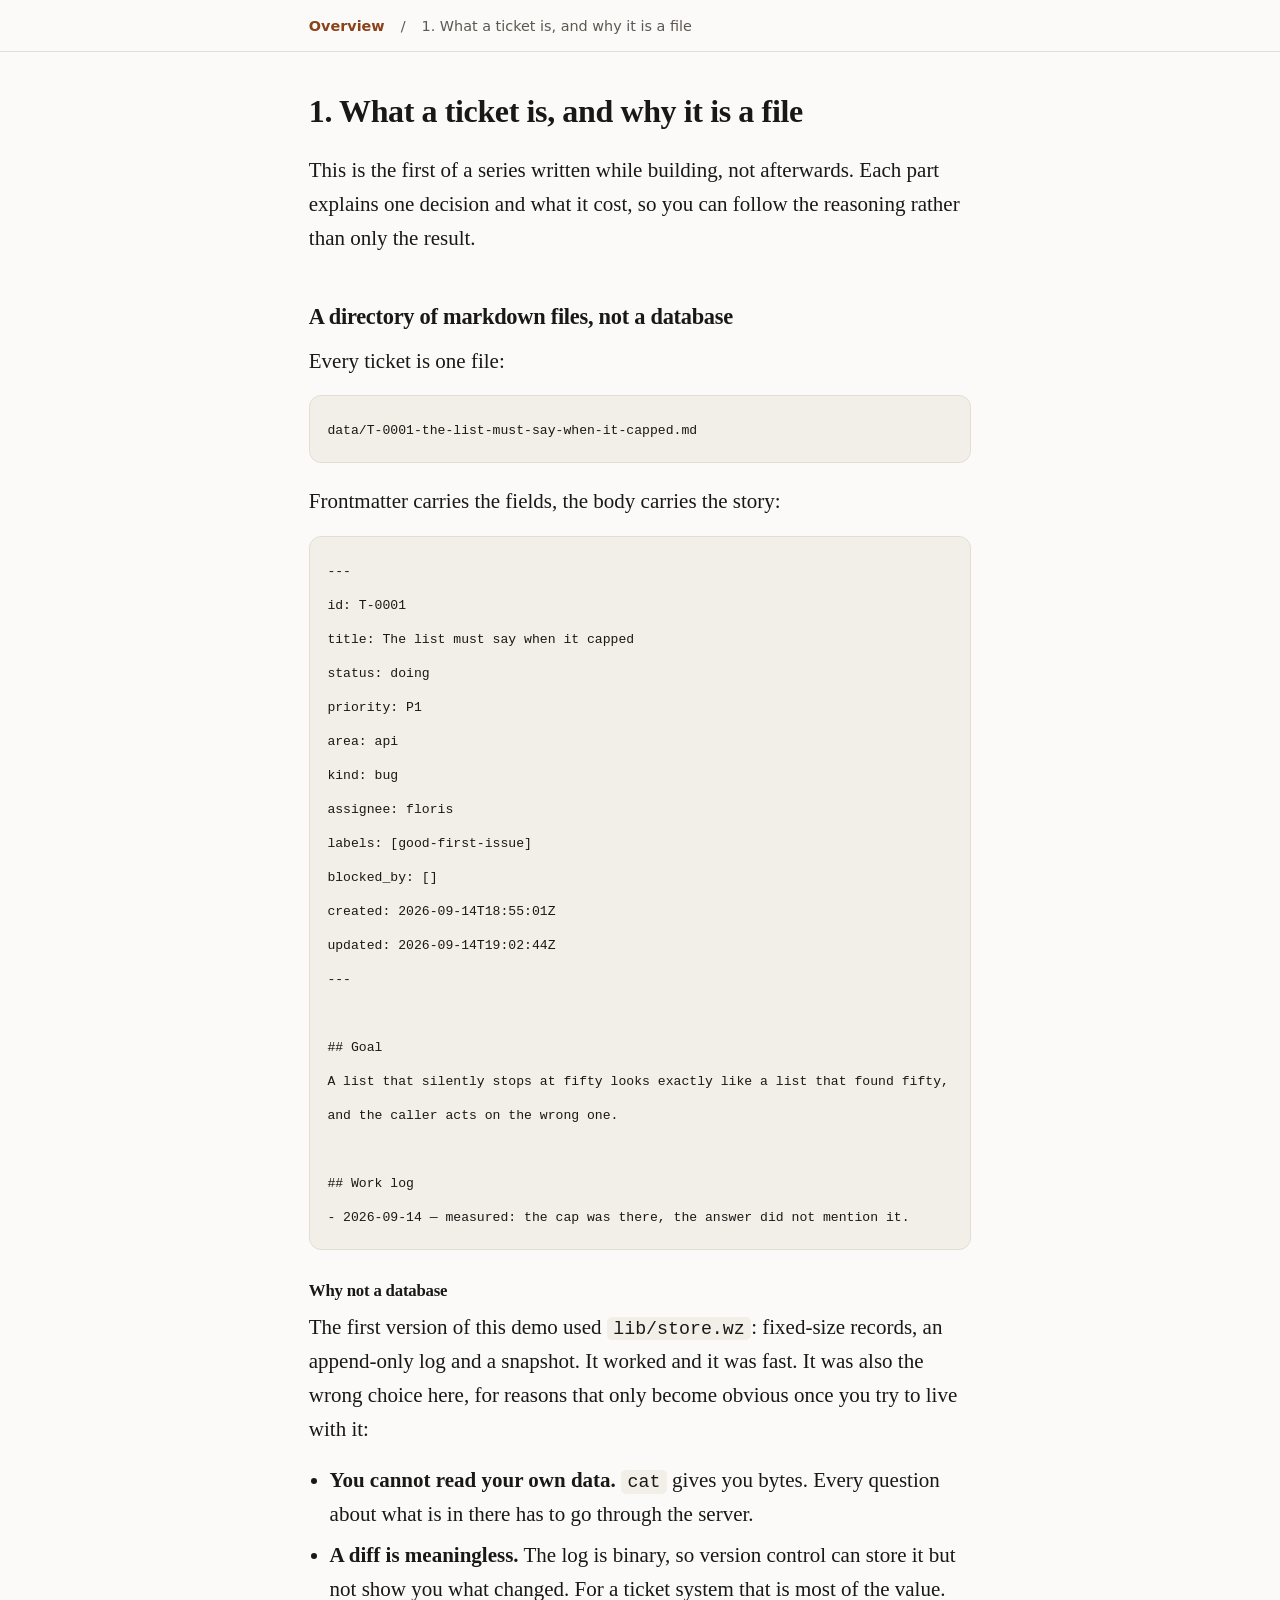
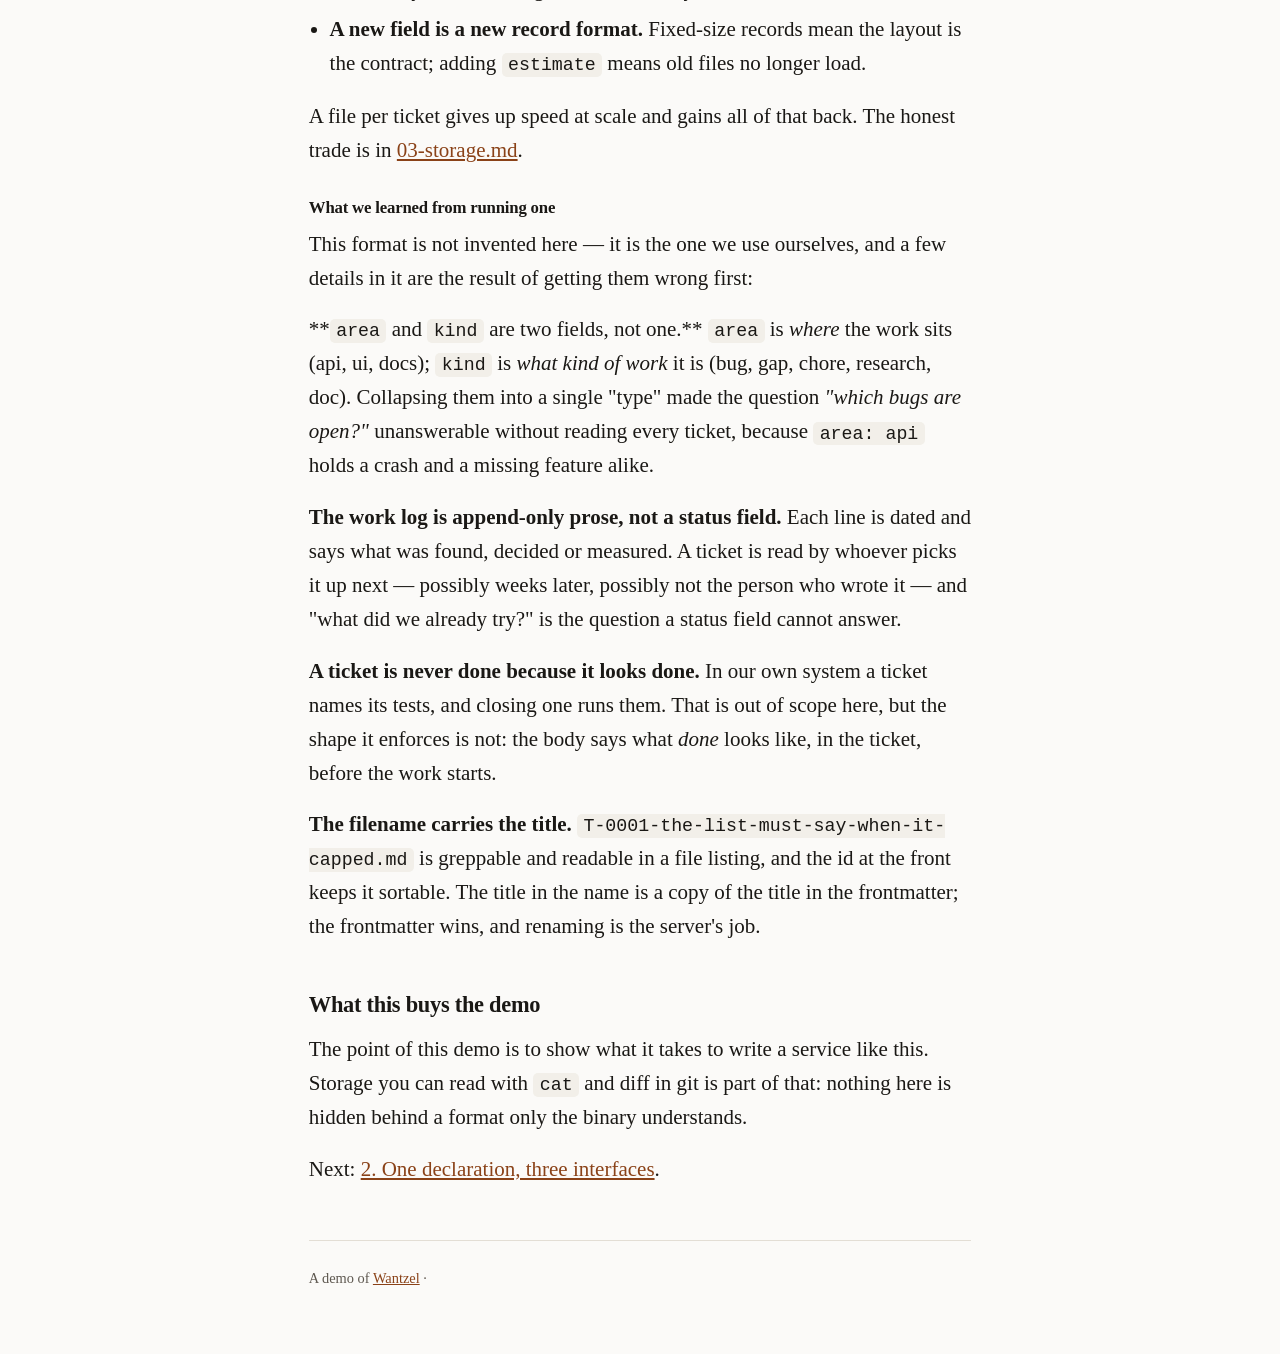
<file: wantzel-tasks/docs/01-what-a-ticket-is.html>
<!doctype html>
<html lang="en">
<head>
<meta charset="utf-8">
<meta name="viewport" content="width=device-width, initial-scale=1">
<title>1. What a ticket is, and why it is a file</title>
<style>
:root{--bg:#fbfaf8;--fg:#1a1815;--muted:#5e5850;--rule:#e3ded5;
--code-bg:#f2efe9;--accent:#8a4218;--accent-soft:#f0e4da;--card:#fff}
@media(prefers-color-scheme:dark){:root{--bg:#15140f;--fg:#ecebe6;--muted:#a09a8f;
--rule:#2e2b25;--code-bg:#1e1c18;--accent:#e0a473;--accent-soft:#2a211a;--card:#1e1c18}}
*{box-sizing:border-box}html{-webkit-text-size-adjust:100%}
body{margin:0;background:var(--bg);color:var(--fg);
font:21px/1.62 ui-serif,Georgia,"Times New Roman",serif}
.wrap{max-width:44rem;margin:0 auto;padding:0 1.3rem 4rem}
a{color:var(--accent)}
nav{border-bottom:1px solid var(--rule);margin-bottom:2.4rem}
nav .wrap{padding-top:1.1rem;padding-bottom:1.1rem;display:flex;gap:1rem;
align-items:baseline;font:.9rem ui-sans-serif,system-ui,sans-serif}
nav a{text-decoration:none;font-weight:600}
nav .sep{color:var(--muted)}
h1,h2,h3{line-height:1.25;letter-spacing:-.012em}
h1{font-size:2rem;margin:1.6rem 0 1.4rem}
h2{font-size:1.4rem;margin:3rem 0 .8rem}
h3{font-size:1.05rem;margin:1.9rem 0 .5rem}
p{margin:0 0 1.1rem}
ul,ol{margin:0 0 1.2rem;padding-left:1.3rem}li{margin-bottom:.4rem}
code{font:.87em ui-monospace,Menlo,monospace;background:var(--code-bg);
padding:.1em .35em;border-radius:5px}
pre{background:var(--code-bg);border:1px solid var(--rule);border-radius:12px;
padding:1rem 1.1rem;overflow-x:auto;margin:0 0 1.3rem}
pre code{background:none;padding:0;font-size:.82rem;line-height:1.6}
blockquote{border-left:3px solid var(--accent);background:var(--accent-soft);
border-radius:0 10px 10px 0;padding:.9rem 1.1rem;margin:0 0 1.3rem}
blockquote p:last-child{margin:0}
table{border-collapse:collapse;width:100%;margin:0 0 1.4rem;
font:.92rem ui-sans-serif,system-ui,sans-serif}
th,td{text-align:left;padding:.5rem .6rem;border-bottom:1px solid var(--rule);
vertical-align:top}
th{font-weight:600;color:var(--muted);font-size:.8rem;letter-spacing:.04em;
text-transform:uppercase}
hr{border:0;border-top:1px solid var(--rule);margin:2.4rem 0}
img{max-width:100%;border:1px solid var(--rule);border-radius:12px}
footer{border-top:1px solid var(--rule);margin-top:3.4rem;padding-top:1.6rem;
color:var(--muted);font-size:.9rem}
@media(max-width:620px){body{font-size:17px;line-height:1.62}h1{font-size:1.6rem}.wrap{padding:0 1rem 3rem}}
</style>
</head>
<body>
<nav><div class="wrap"><a href="index.html">Overview</a><span class="sep">/</span><span class="sep">1. What a ticket is, and why it is a file</span></div></nav>
<div class="wrap">
<h1>1. What a ticket is, and why it is a file</h1>
<p>This is the first of a series written while building, not afterwards. Each part explains one decision and what it cost, so you can follow the reasoning rather than only the result.</p>
<h2>A directory of markdown files, not a database</h2>
<p>Every ticket is one file:</p>
<pre><code>data/T-0001-the-list-must-say-when-it-capped.md</code></pre>
<p>Frontmatter carries the fields, the body carries the story:</p>
<pre><code>---
id: T-0001
title: The list must say when it capped
status: doing
priority: P1
area: api
kind: bug
assignee: floris
labels: [good-first-issue]
blocked_by: []
created: 2026-09-14T18:55:01Z
updated: 2026-09-14T19:02:44Z
---

## Goal
A list that silently stops at fifty looks exactly like a list that found fifty,
and the caller acts on the wrong one.

## Work log
- 2026-09-14 — measured: the cap was there, the answer did not mention it.</code></pre>
<h3>Why not a database</h3>
<p>The first version of this demo used <code>lib/store.wz</code>: fixed-size records, an append-only log and a snapshot. It worked and it was fast. It was also the wrong choice here, for reasons that only become obvious once you try to live with it:</p>
<ul><li><strong>You cannot read your own data.</strong> <code>cat</code> gives you bytes. Every question about what is in there has to go through the server.</li><li><strong>A diff is meaningless.</strong> The log is binary, so version control can store it but not show you what changed. For a ticket system that is most of the value.</li><li><strong>A new field is a new record format.</strong> Fixed-size records mean the layout is the contract; adding <code>estimate</code> means old files no longer load.</li></ul>
<p>A file per ticket gives up speed at scale and gains all of that back. The honest trade is in <a href="03-storage.html">03-storage.md</a>.</p>
<h3>What we learned from running one</h3>
<p>This format is not invented here — it is the one we use ourselves, and a few details in it are the result of getting them wrong first:</p>
<p>**<code>area</code> and <code>kind</code> are two fields, not one.** <code>area</code> is <em>where</em> the work sits (api, ui, docs); <code>kind</code> is <em>what kind of work</em> it is (bug, gap, chore, research, doc). Collapsing them into a single &quot;type&quot; made the question <em>&quot;which bugs are open?&quot;</em> unanswerable without reading every ticket, because <code>area: api</code> holds a crash and a missing feature alike.</p>
<p><strong>The work log is append-only prose, not a status field.</strong> Each line is dated and says what was found, decided or measured. A ticket is read by whoever picks it up next — possibly weeks later, possibly not the person who wrote it — and &quot;what did we already try?&quot; is the question a status field cannot answer.</p>
<p><strong>A ticket is never done because it looks done.</strong> In our own system a ticket names its tests, and closing one runs them. That is out of scope here, but the shape it enforces is not: the body says what <em>done</em> looks like, in the ticket, before the work starts.</p>
<p><strong>The filename carries the title.</strong> <code>T-0001-the-list-must-say-when-it-capped.md</code> is greppable and readable in a file listing, and the id at the front keeps it sortable. The title in the name is a copy of the title in the frontmatter; the frontmatter wins, and renaming is the server&#x27;s job.</p>
<h2>What this buys the demo</h2>
<p>The point of this demo is to show what it takes to write a service like this. Storage you can read with <code>cat</code> and diff in git is part of that: nothing here is hidden behind a format only the binary understands.</p>
<p>Next: <a href="02-one-declaration-three-interfaces.html">2. One declaration, three interfaces</a>.</p>
<footer>A demo of <a href="https://wantzel.com">Wantzel</a> &middot; </footer>
</div>
</body>
</html>
</file>
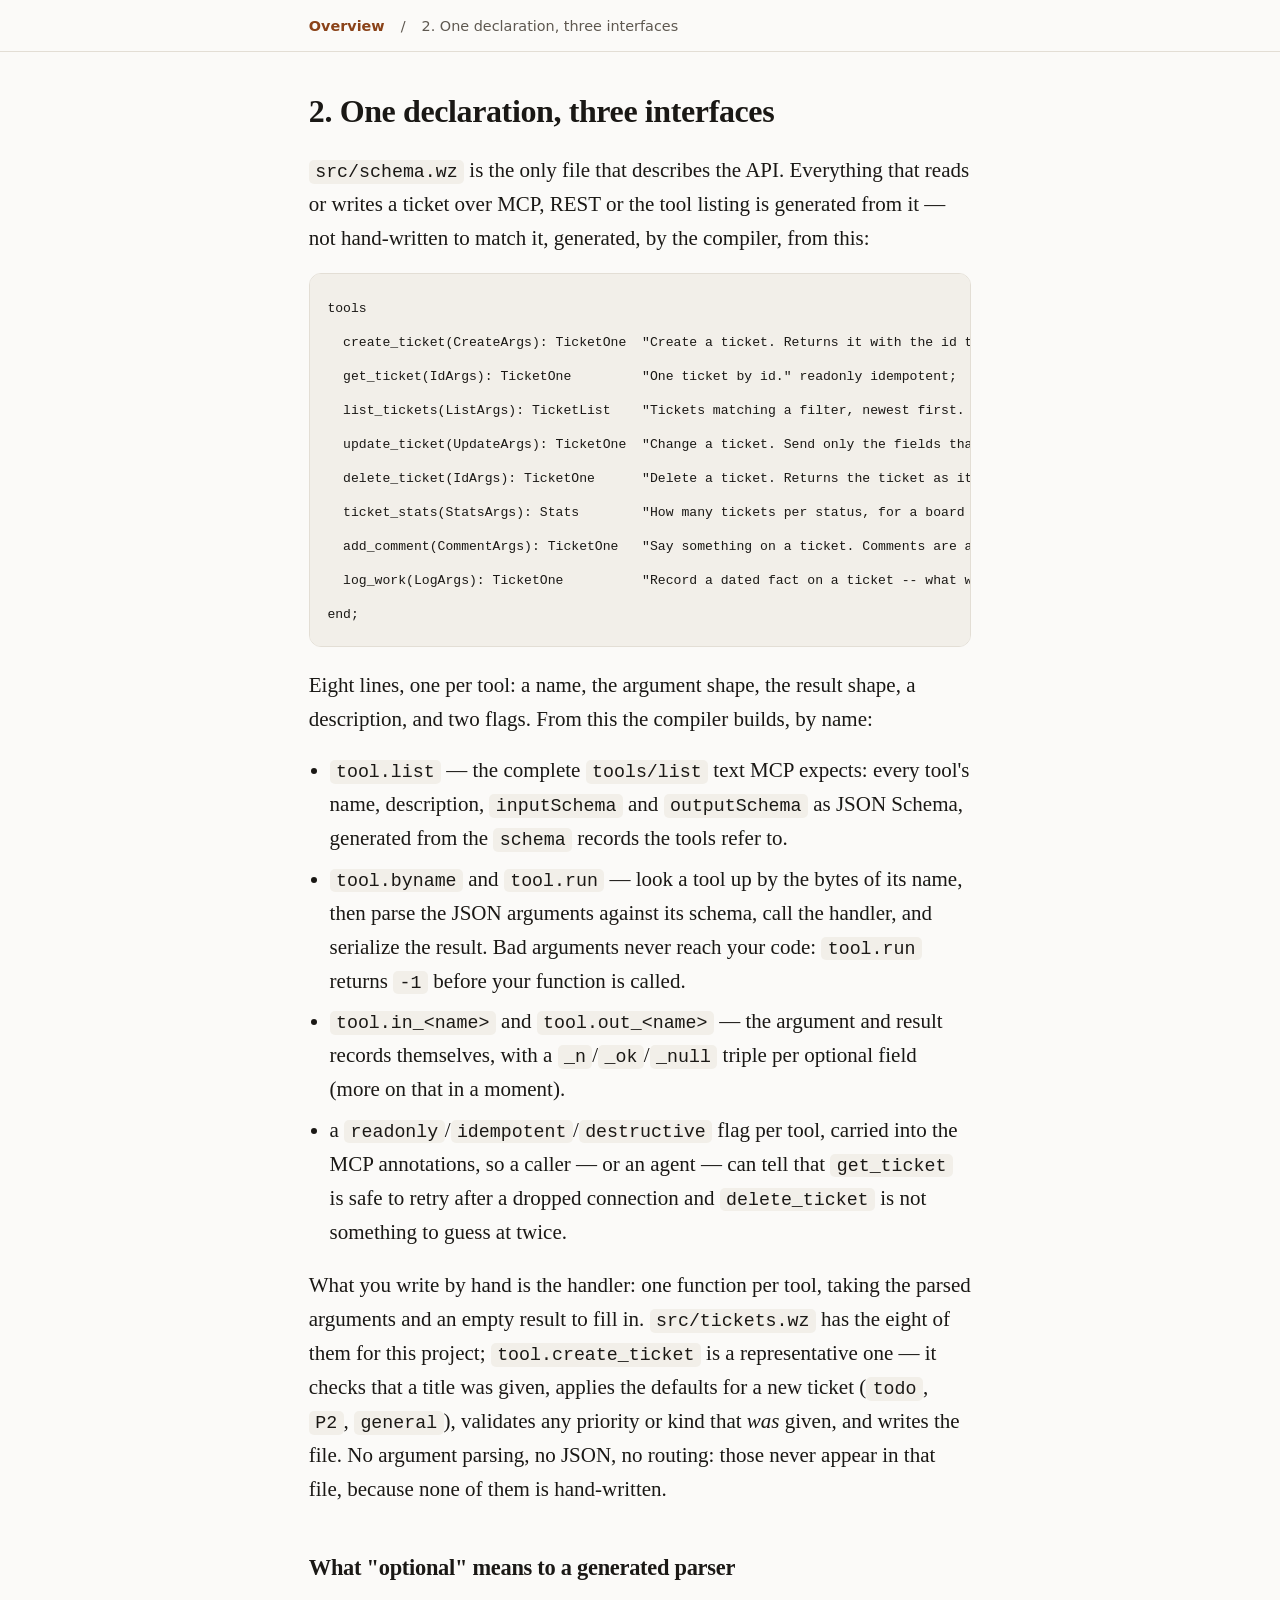
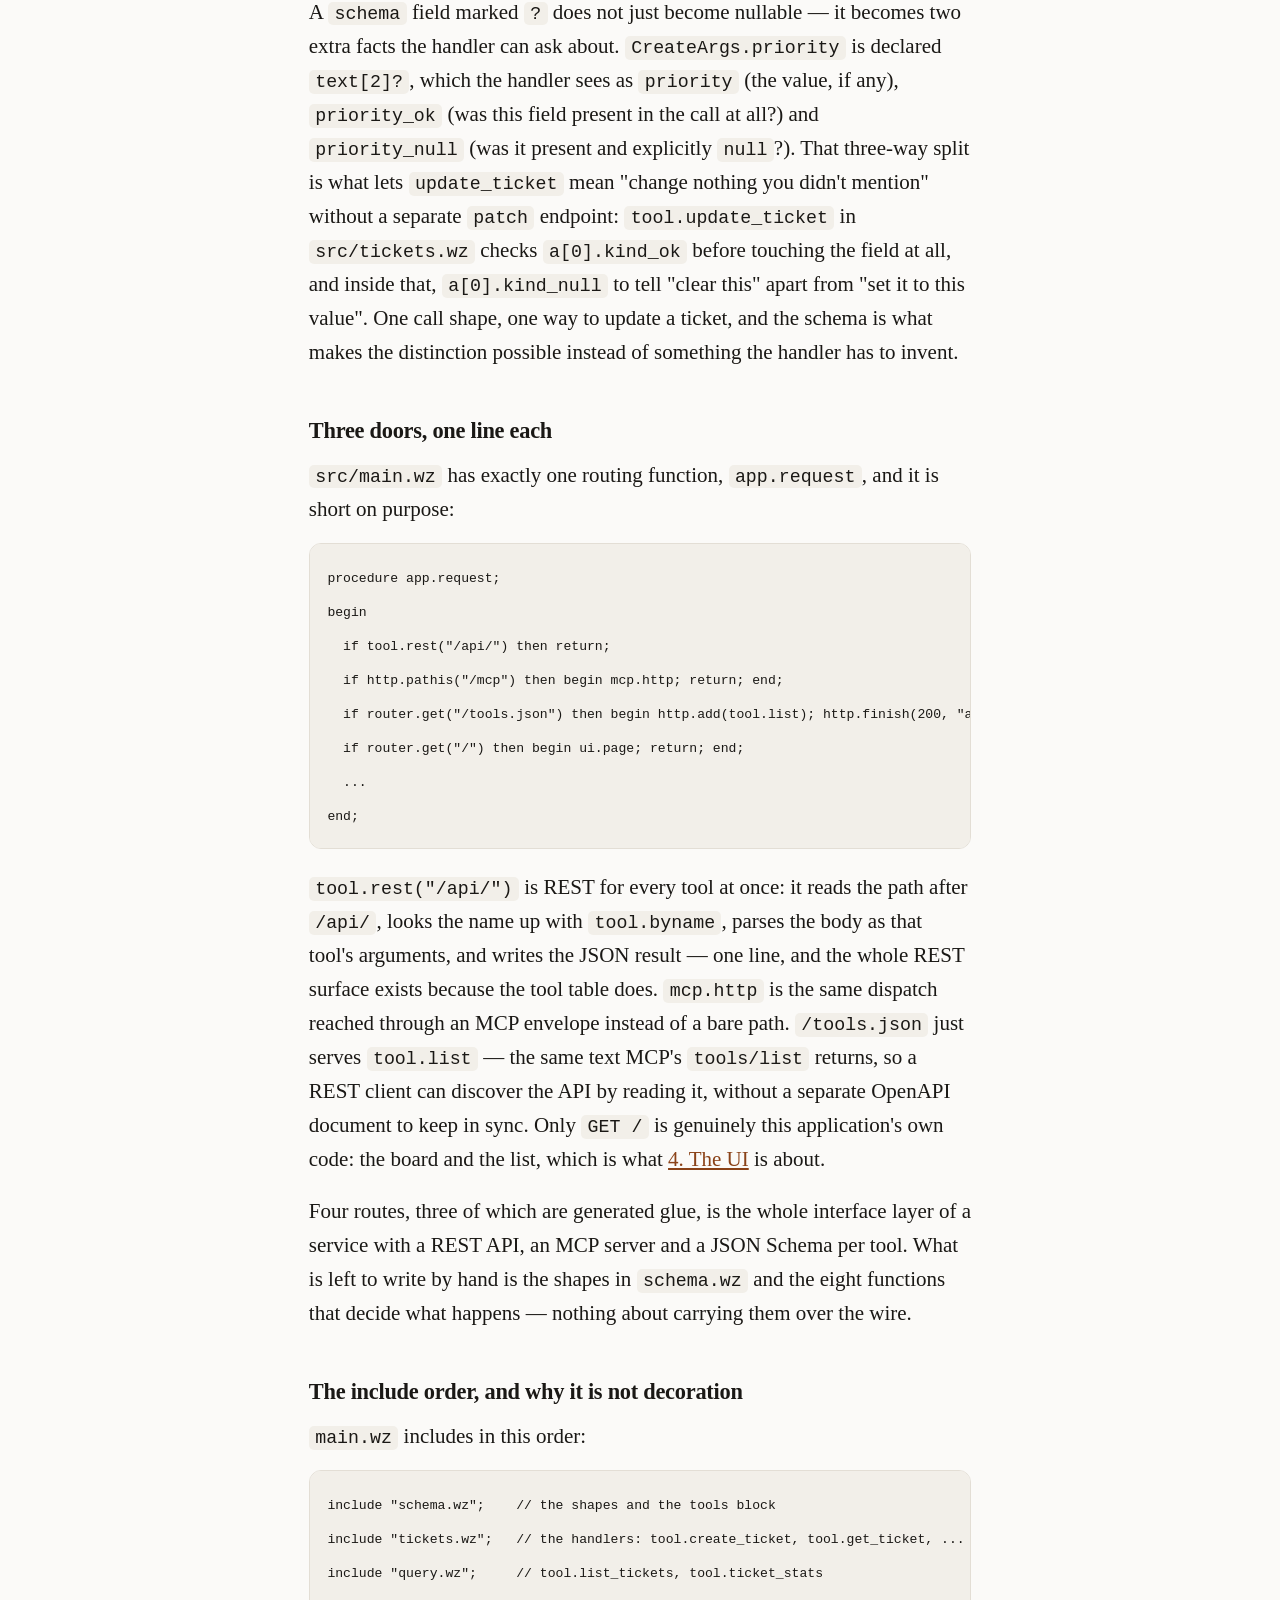
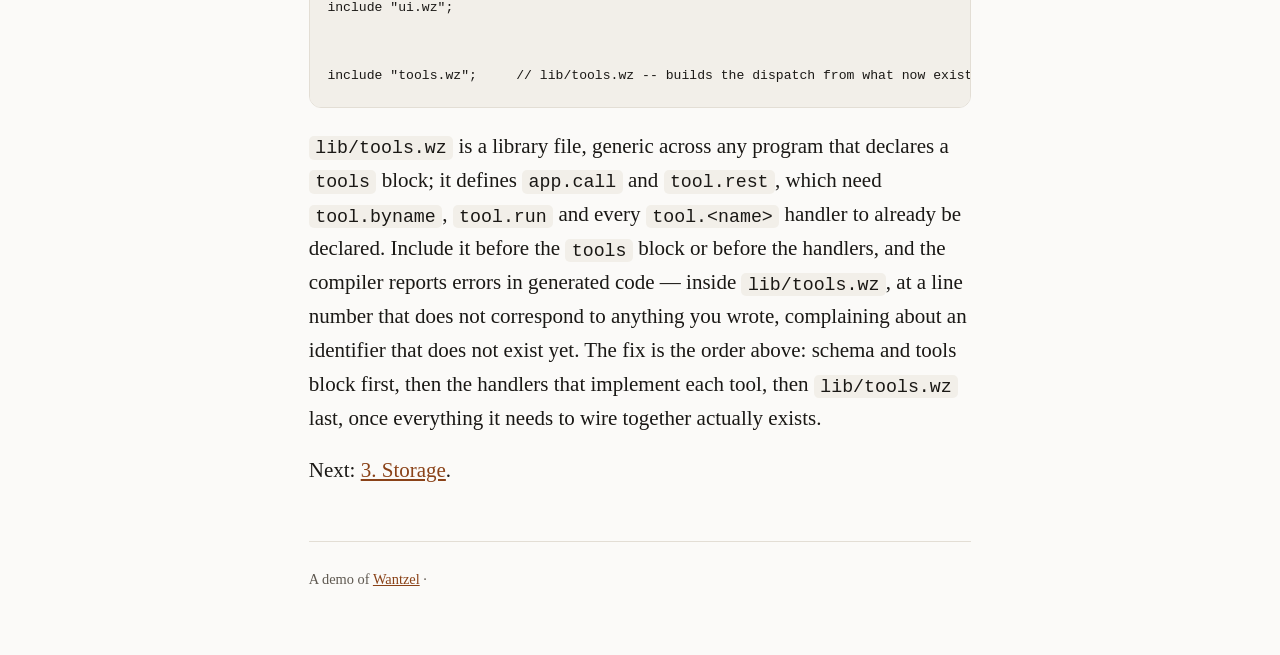
<file: wantzel-tasks/docs/02-one-declaration-three-interfaces.html>
<!doctype html>
<html lang="en">
<head>
<meta charset="utf-8">
<meta name="viewport" content="width=device-width, initial-scale=1">
<title>2. One declaration, three interfaces</title>
<style>
:root{--bg:#fbfaf8;--fg:#1a1815;--muted:#5e5850;--rule:#e3ded5;
--code-bg:#f2efe9;--accent:#8a4218;--accent-soft:#f0e4da;--card:#fff}
@media(prefers-color-scheme:dark){:root{--bg:#15140f;--fg:#ecebe6;--muted:#a09a8f;
--rule:#2e2b25;--code-bg:#1e1c18;--accent:#e0a473;--accent-soft:#2a211a;--card:#1e1c18}}
*{box-sizing:border-box}html{-webkit-text-size-adjust:100%}
body{margin:0;background:var(--bg);color:var(--fg);
font:21px/1.62 ui-serif,Georgia,"Times New Roman",serif}
.wrap{max-width:44rem;margin:0 auto;padding:0 1.3rem 4rem}
a{color:var(--accent)}
nav{border-bottom:1px solid var(--rule);margin-bottom:2.4rem}
nav .wrap{padding-top:1.1rem;padding-bottom:1.1rem;display:flex;gap:1rem;
align-items:baseline;font:.9rem ui-sans-serif,system-ui,sans-serif}
nav a{text-decoration:none;font-weight:600}
nav .sep{color:var(--muted)}
h1,h2,h3{line-height:1.25;letter-spacing:-.012em}
h1{font-size:2rem;margin:1.6rem 0 1.4rem}
h2{font-size:1.4rem;margin:3rem 0 .8rem}
h3{font-size:1.05rem;margin:1.9rem 0 .5rem}
p{margin:0 0 1.1rem}
ul,ol{margin:0 0 1.2rem;padding-left:1.3rem}li{margin-bottom:.4rem}
code{font:.87em ui-monospace,Menlo,monospace;background:var(--code-bg);
padding:.1em .35em;border-radius:5px}
pre{background:var(--code-bg);border:1px solid var(--rule);border-radius:12px;
padding:1rem 1.1rem;overflow-x:auto;margin:0 0 1.3rem}
pre code{background:none;padding:0;font-size:.82rem;line-height:1.6}
blockquote{border-left:3px solid var(--accent);background:var(--accent-soft);
border-radius:0 10px 10px 0;padding:.9rem 1.1rem;margin:0 0 1.3rem}
blockquote p:last-child{margin:0}
table{border-collapse:collapse;width:100%;margin:0 0 1.4rem;
font:.92rem ui-sans-serif,system-ui,sans-serif}
th,td{text-align:left;padding:.5rem .6rem;border-bottom:1px solid var(--rule);
vertical-align:top}
th{font-weight:600;color:var(--muted);font-size:.8rem;letter-spacing:.04em;
text-transform:uppercase}
hr{border:0;border-top:1px solid var(--rule);margin:2.4rem 0}
img{max-width:100%;border:1px solid var(--rule);border-radius:12px}
footer{border-top:1px solid var(--rule);margin-top:3.4rem;padding-top:1.6rem;
color:var(--muted);font-size:.9rem}
@media(max-width:620px){body{font-size:17px;line-height:1.62}h1{font-size:1.6rem}.wrap{padding:0 1rem 3rem}}
</style>
</head>
<body>
<nav><div class="wrap"><a href="index.html">Overview</a><span class="sep">/</span><span class="sep">2. One declaration, three interfaces</span></div></nav>
<div class="wrap">
<h1>2. One declaration, three interfaces</h1>
<p><code>src/schema.wz</code> is the only file that describes the API. Everything that reads or writes a ticket over MCP, REST or the tool listing is generated from it — not hand-written to match it, generated, by the compiler, from this:</p>
<pre><code>tools
  create_ticket(CreateArgs): TicketOne  &quot;Create a ticket. Returns it with the id the server assigned.&quot;;
  get_ticket(IdArgs): TicketOne         &quot;One ticket by id.&quot; readonly idempotent;
  list_tickets(ListArgs): TicketList    &quot;Tickets matching a filter, newest first. Every filter is optional.&quot; readonly;
  update_ticket(UpdateArgs): TicketOne  &quot;Change a ticket. Send only the fields that change; the rest keep their value.&quot; idempotent;
  delete_ticket(IdArgs): TicketOne      &quot;Delete a ticket. Returns the ticket as it was.&quot; idempotent;
  ticket_stats(StatsArgs): Stats        &quot;How many tickets per status, for a board header.&quot; readonly idempotent;
  add_comment(CommentArgs): TicketOne   &quot;Say something on a ticket. Comments are append-only: nothing is edited or removed.&quot;;
  log_work(LogArgs): TicketOne          &quot;Record a dated fact on a ticket -- what was found, decided or measured. Not a message to someone, a record for whoever reads this next.&quot;;
end;</code></pre>
<p>Eight lines, one per tool: a name, the argument shape, the result shape, a description, and two flags. From this the compiler builds, by name:</p>
<ul><li><code>tool.list</code> — the complete <code>tools/list</code> text MCP expects: every tool&#x27;s name, description, <code>inputSchema</code> and <code>outputSchema</code> as JSON Schema, generated from the <code>schema</code> records the tools refer to.</li><li><code>tool.byname</code> and <code>tool.run</code> — look a tool up by the bytes of its name, then parse the JSON arguments against its schema, call the handler, and serialize the result. Bad arguments never reach your code: <code>tool.run</code> returns <code>-1</code> before your function is called.</li><li><code>tool.in_&lt;name&gt;</code> and <code>tool.out_&lt;name&gt;</code> — the argument and result records themselves, with a <code>_n</code>/<code>_ok</code>/<code>_null</code> triple per optional field (more on that in a moment).</li><li>a <code>readonly</code>/<code>idempotent</code>/<code>destructive</code> flag per tool, carried into the MCP annotations, so a caller — or an agent — can tell that <code>get_ticket</code> is safe to retry after a dropped connection and <code>delete_ticket</code> is not something to guess at twice.</li></ul>
<p>What you write by hand is the handler: one function per tool, taking the parsed arguments and an empty result to fill in. <code>src/tickets.wz</code> has the eight of them for this project; <code>tool.create_ticket</code> is a representative one — it checks that a title was given, applies the defaults for a new ticket (<code>todo</code>, <code>P2</code>, <code>general</code>), validates any priority or kind that <em>was</em> given, and writes the file. No argument parsing, no JSON, no routing: those never appear in that file, because none of them is hand-written.</p>
<h2>What &quot;optional&quot; means to a generated parser</h2>
<p>A <code>schema</code> field marked <code>?</code> does not just become nullable — it becomes two extra facts the handler can ask about. <code>CreateArgs.priority</code> is declared <code>text[2]?</code>, which the handler sees as <code>priority</code> (the value, if any), <code>priority_ok</code> (was this field present in the call at all?) and <code>priority_null</code> (was it present and explicitly <code>null</code>?). That three-way split is what lets <code>update_ticket</code> mean &quot;change nothing you didn&#x27;t mention&quot; without a separate <code>patch</code> endpoint: <code>tool.update_ticket</code> in <code>src/tickets.wz</code> checks <code>a[0].kind_ok</code> before touching the field at all, and inside that, <code>a[0].kind_null</code> to tell &quot;clear this&quot; apart from &quot;set it to this value&quot;. One call shape, one way to update a ticket, and the schema is what makes the distinction possible instead of something the handler has to invent.</p>
<h2>Three doors, one line each</h2>
<p><code>src/main.wz</code> has exactly one routing function, <code>app.request</code>, and it is short on purpose:</p>
<pre><code>procedure app.request;
begin
  if tool.rest(&quot;/api/&quot;) then return;
  if http.pathis(&quot;/mcp&quot;) then begin mcp.http; return; end;
  if router.get(&quot;/tools.json&quot;) then begin http.add(tool.list); http.finish(200, &quot;application/json&quot;); return; end;
  if router.get(&quot;/&quot;) then begin ui.page; return; end;
  ...
end;</code></pre>
<p><code>tool.rest(&quot;/api/&quot;)</code> is REST for every tool at once: it reads the path after <code>/api/</code>, looks the name up with <code>tool.byname</code>, parses the body as that tool&#x27;s arguments, and writes the JSON result — one line, and the whole REST surface exists because the tool table does. <code>mcp.http</code> is the same dispatch reached through an MCP envelope instead of a bare path. <code>/tools.json</code> just serves <code>tool.list</code> — the same text MCP&#x27;s <code>tools/list</code> returns, so a REST client can discover the API by reading it, without a separate OpenAPI document to keep in sync. Only <code>GET /</code> is genuinely this application&#x27;s own code: the board and the list, which is what <a href="04-the-ui.html">4. The UI</a> is about.</p>
<p>Four routes, three of which are generated glue, is the whole interface layer of a service with a REST API, an MCP server and a JSON Schema per tool. What is left to write by hand is the shapes in <code>schema.wz</code> and the eight functions that decide what happens — nothing about carrying them over the wire.</p>
<h2>The include order, and why it is not decoration</h2>
<p><code>main.wz</code> includes in this order:</p>
<pre><code>include &quot;schema.wz&quot;;    // the shapes and the tools block
include &quot;tickets.wz&quot;;   // the handlers: tool.create_ticket, tool.get_ticket, ...
include &quot;query.wz&quot;;     // tool.list_tickets, tool.ticket_stats
include &quot;ui.wz&quot;;

include &quot;tools.wz&quot;;     // lib/tools.wz -- builds the dispatch from what now exists</code></pre>
<p><code>lib/tools.wz</code> is a library file, generic across any program that declares a <code>tools</code> block; it defines <code>app.call</code> and <code>tool.rest</code>, which need <code>tool.byname</code>, <code>tool.run</code> and every <code>tool.&lt;name&gt;</code> handler to already be declared. Include it before the <code>tools</code> block or before the handlers, and the compiler reports errors in generated code — inside <code>lib/tools.wz</code>, at a line number that does not correspond to anything you wrote, complaining about an identifier that does not exist yet. The fix is the order above: schema and tools block first, then the handlers that implement each tool, then <code>lib/tools.wz</code> last, once everything it needs to wire together actually exists.</p>
<p>Next: <a href="03-storage.html">3. Storage</a>.</p>
<footer>A demo of <a href="https://wantzel.com">Wantzel</a> &middot; </footer>
</div>
</body>
</html>
</file>
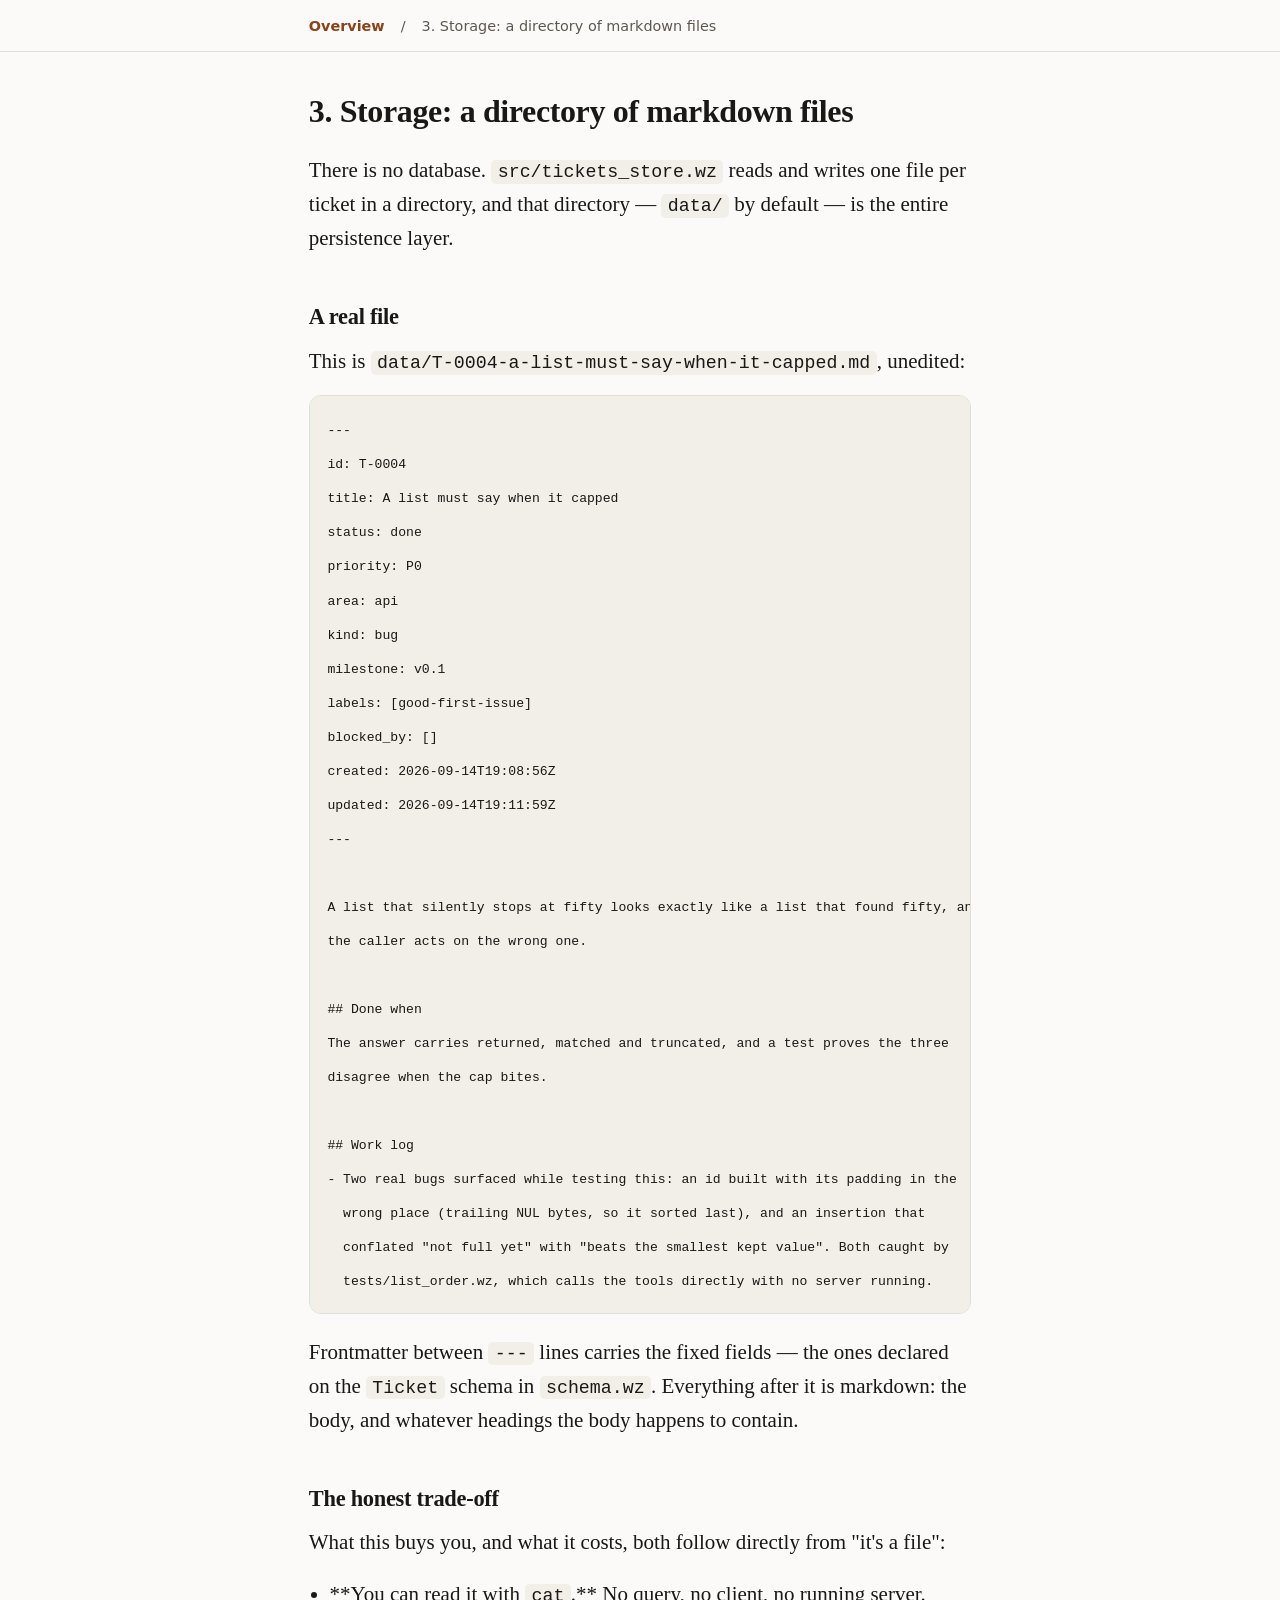
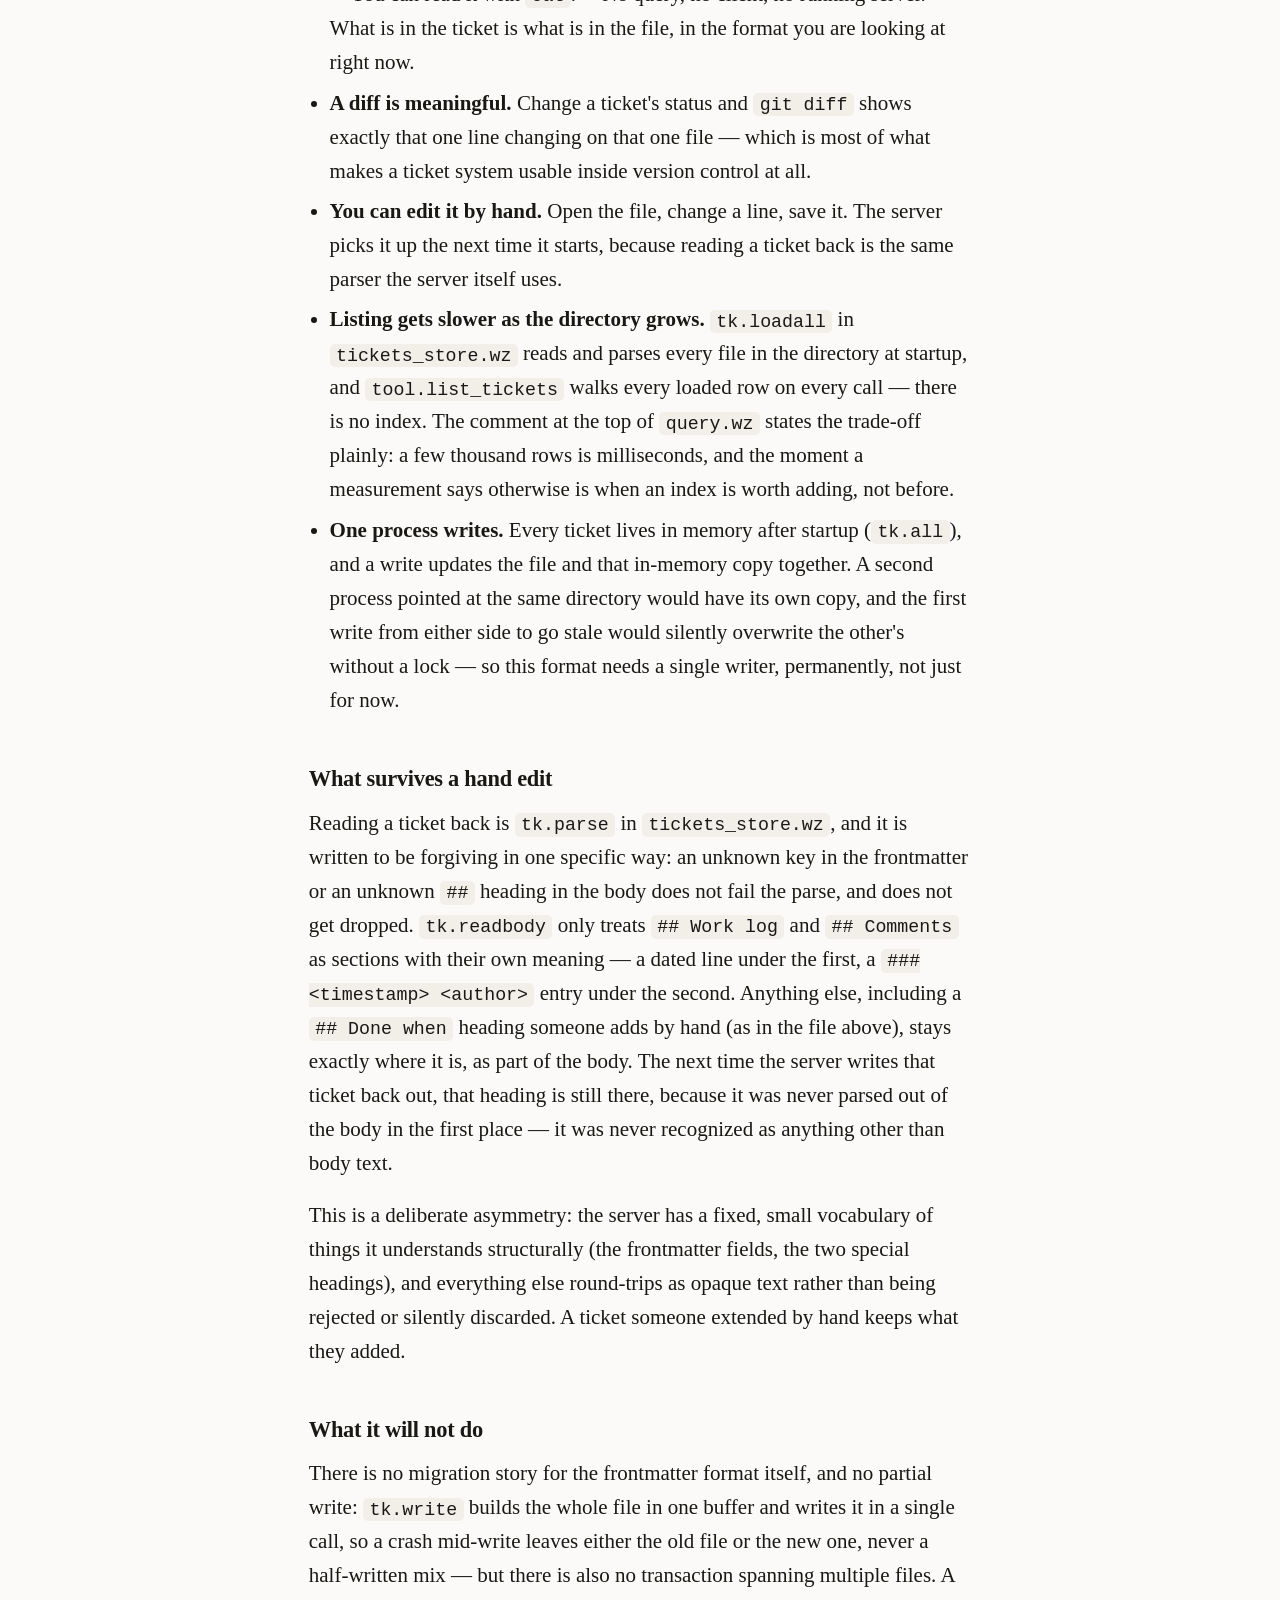
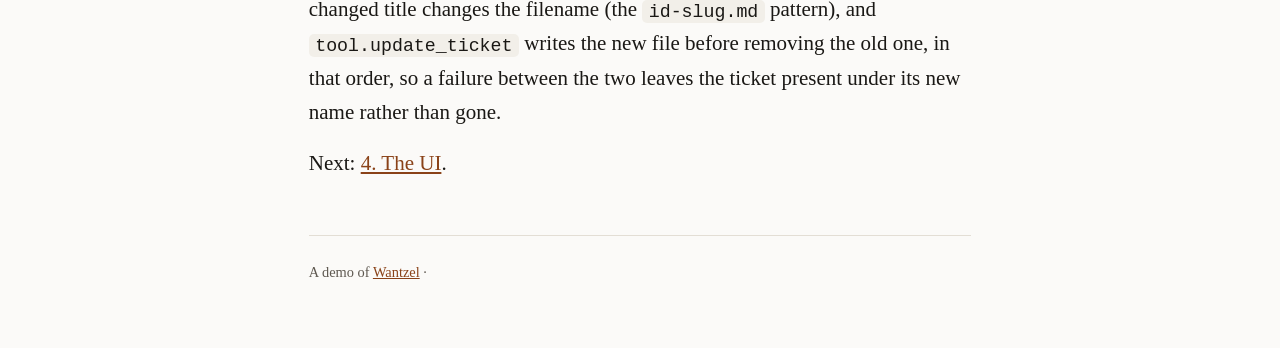
<file: wantzel-tasks/docs/03-storage.html>
<!doctype html>
<html lang="en">
<head>
<meta charset="utf-8">
<meta name="viewport" content="width=device-width, initial-scale=1">
<title>3. Storage: a directory of markdown files</title>
<style>
:root{--bg:#fbfaf8;--fg:#1a1815;--muted:#5e5850;--rule:#e3ded5;
--code-bg:#f2efe9;--accent:#8a4218;--accent-soft:#f0e4da;--card:#fff}
@media(prefers-color-scheme:dark){:root{--bg:#15140f;--fg:#ecebe6;--muted:#a09a8f;
--rule:#2e2b25;--code-bg:#1e1c18;--accent:#e0a473;--accent-soft:#2a211a;--card:#1e1c18}}
*{box-sizing:border-box}html{-webkit-text-size-adjust:100%}
body{margin:0;background:var(--bg);color:var(--fg);
font:21px/1.62 ui-serif,Georgia,"Times New Roman",serif}
.wrap{max-width:44rem;margin:0 auto;padding:0 1.3rem 4rem}
a{color:var(--accent)}
nav{border-bottom:1px solid var(--rule);margin-bottom:2.4rem}
nav .wrap{padding-top:1.1rem;padding-bottom:1.1rem;display:flex;gap:1rem;
align-items:baseline;font:.9rem ui-sans-serif,system-ui,sans-serif}
nav a{text-decoration:none;font-weight:600}
nav .sep{color:var(--muted)}
h1,h2,h3{line-height:1.25;letter-spacing:-.012em}
h1{font-size:2rem;margin:1.6rem 0 1.4rem}
h2{font-size:1.4rem;margin:3rem 0 .8rem}
h3{font-size:1.05rem;margin:1.9rem 0 .5rem}
p{margin:0 0 1.1rem}
ul,ol{margin:0 0 1.2rem;padding-left:1.3rem}li{margin-bottom:.4rem}
code{font:.87em ui-monospace,Menlo,monospace;background:var(--code-bg);
padding:.1em .35em;border-radius:5px}
pre{background:var(--code-bg);border:1px solid var(--rule);border-radius:12px;
padding:1rem 1.1rem;overflow-x:auto;margin:0 0 1.3rem}
pre code{background:none;padding:0;font-size:.82rem;line-height:1.6}
blockquote{border-left:3px solid var(--accent);background:var(--accent-soft);
border-radius:0 10px 10px 0;padding:.9rem 1.1rem;margin:0 0 1.3rem}
blockquote p:last-child{margin:0}
table{border-collapse:collapse;width:100%;margin:0 0 1.4rem;
font:.92rem ui-sans-serif,system-ui,sans-serif}
th,td{text-align:left;padding:.5rem .6rem;border-bottom:1px solid var(--rule);
vertical-align:top}
th{font-weight:600;color:var(--muted);font-size:.8rem;letter-spacing:.04em;
text-transform:uppercase}
hr{border:0;border-top:1px solid var(--rule);margin:2.4rem 0}
img{max-width:100%;border:1px solid var(--rule);border-radius:12px}
footer{border-top:1px solid var(--rule);margin-top:3.4rem;padding-top:1.6rem;
color:var(--muted);font-size:.9rem}
@media(max-width:620px){body{font-size:17px;line-height:1.62}h1{font-size:1.6rem}.wrap{padding:0 1rem 3rem}}
</style>
</head>
<body>
<nav><div class="wrap"><a href="index.html">Overview</a><span class="sep">/</span><span class="sep">3. Storage: a directory of markdown files</span></div></nav>
<div class="wrap">
<h1>3. Storage: a directory of markdown files</h1>
<p>There is no database. <code>src/tickets_store.wz</code> reads and writes one file per ticket in a directory, and that directory — <code>data/</code> by default — is the entire persistence layer.</p>
<h2>A real file</h2>
<p>This is <code>data/T-0004-a-list-must-say-when-it-capped.md</code>, unedited:</p>
<pre><code>---
id: T-0004
title: A list must say when it capped
status: done
priority: P0
area: api
kind: bug
milestone: v0.1
labels: [good-first-issue]
blocked_by: []
created: 2026-09-14T19:08:56Z
updated: 2026-09-14T19:11:59Z
---

A list that silently stops at fifty looks exactly like a list that found fifty, and
the caller acts on the wrong one.

## Done when
The answer carries returned, matched and truncated, and a test proves the three
disagree when the cap bites.

## Work log
- Two real bugs surfaced while testing this: an id built with its padding in the
  wrong place (trailing NUL bytes, so it sorted last), and an insertion that
  conflated &quot;not full yet&quot; with &quot;beats the smallest kept value&quot;. Both caught by
  tests/list_order.wz, which calls the tools directly with no server running.</code></pre>
<p>Frontmatter between <code>---</code> lines carries the fixed fields — the ones declared on the <code>Ticket</code> schema in <code>schema.wz</code>. Everything after it is markdown: the body, and whatever headings the body happens to contain.</p>
<h2>The honest trade-off</h2>
<p>What this buys you, and what it costs, both follow directly from &quot;it&#x27;s a file&quot;:</p>
<ul><li>**You can read it with <code>cat</code>.** No query, no client, no running server. What is in the ticket is what is in the file, in the format you are looking at right now.</li><li><strong>A diff is meaningful.</strong> Change a ticket&#x27;s status and <code>git diff</code> shows exactly that one line changing on that one file — which is most of what makes a ticket system usable inside version control at all.</li><li><strong>You can edit it by hand.</strong> Open the file, change a line, save it. The server picks it up the next time it starts, because reading a ticket back is the same parser the server itself uses.</li><li><strong>Listing gets slower as the directory grows.</strong> <code>tk.loadall</code> in <code>tickets_store.wz</code> reads and parses every file in the directory at startup, and <code>tool.list_tickets</code> walks every loaded row on every call — there is no index. The comment at the top of <code>query.wz</code> states the trade-off plainly: a few thousand rows is milliseconds, and the moment a measurement says otherwise is when an index is worth adding, not before.</li><li><strong>One process writes.</strong> Every ticket lives in memory after startup (<code>tk.all</code>), and a write updates the file and that in-memory copy together. A second process pointed at the same directory would have its own copy, and the first write from either side to go stale would silently overwrite the other&#x27;s without a lock — so this format needs a single writer, permanently, not just for now.</li></ul>
<h2>What survives a hand edit</h2>
<p>Reading a ticket back is <code>tk.parse</code> in <code>tickets_store.wz</code>, and it is written to be forgiving in one specific way: an unknown key in the frontmatter or an unknown <code>##</code> heading in the body does not fail the parse, and does not get dropped. <code>tk.readbody</code> only treats <code>## Work log</code> and <code>## Comments</code> as sections with their own meaning — a dated line under the first, a <code>### &lt;timestamp&gt; &lt;author&gt;</code> entry under the second. Anything else, including a <code>## Done when</code> heading someone adds by hand (as in the file above), stays exactly where it is, as part of the body. The next time the server writes that ticket back out, that heading is still there, because it was never parsed out of the body in the first place — it was never recognized as anything other than body text.</p>
<p>This is a deliberate asymmetry: the server has a fixed, small vocabulary of things it understands structurally (the frontmatter fields, the two special headings), and everything else round-trips as opaque text rather than being rejected or silently discarded. A ticket someone extended by hand keeps what they added.</p>
<h2>What it will not do</h2>
<p>There is no migration story for the frontmatter format itself, and no partial write: <code> tk.write</code> builds the whole file in one buffer and writes it in a single call, so a crash mid-write leaves either the old file or the new one, never a half-written mix — but there is also no transaction spanning multiple files. A changed title changes the filename (the <code>id-slug.md</code> pattern), and <code>tool.update_ticket</code> writes the new file before removing the old one, in that order, so a failure between the two leaves the ticket present under its new name rather than gone.</p>
<p>Next: <a href="04-the-ui.html">4. The UI</a>.</p>
<footer>A demo of <a href="https://wantzel.com">Wantzel</a> &middot; </footer>
</div>
</body>
</html>
</file>
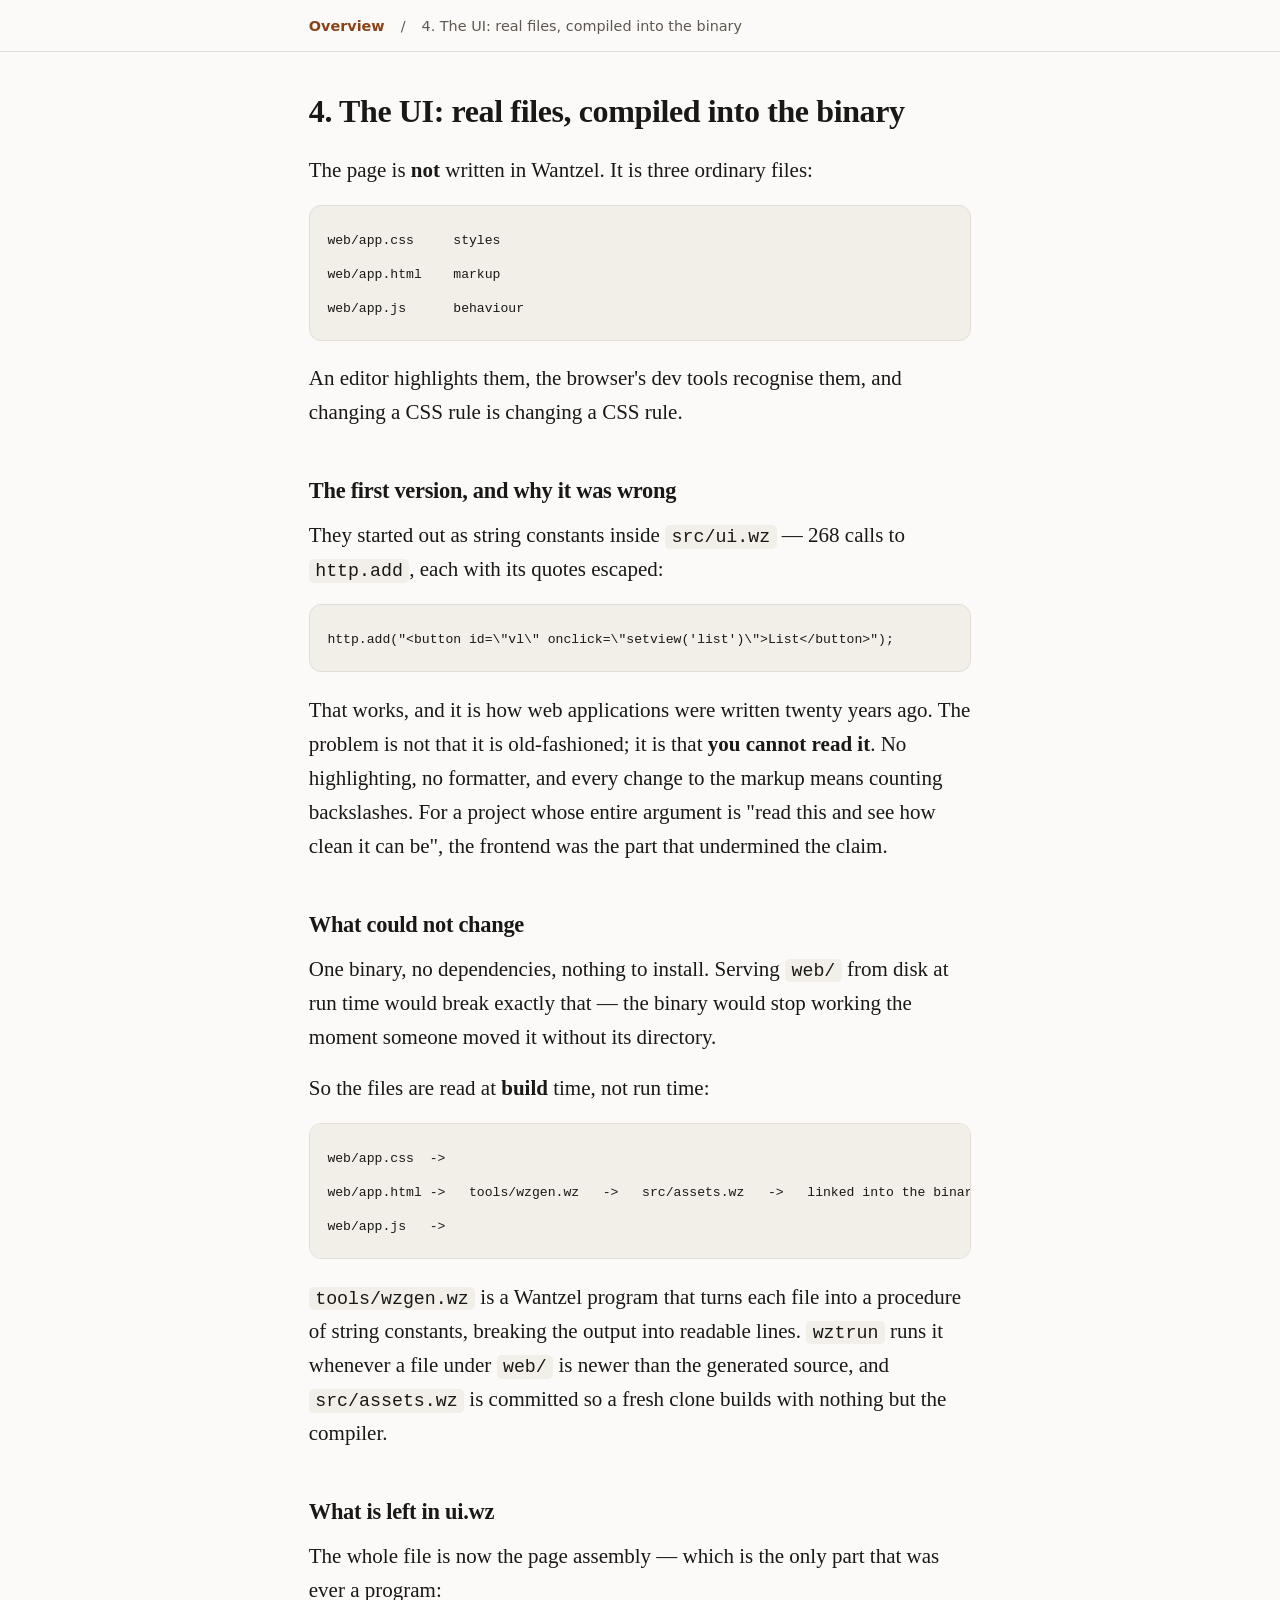
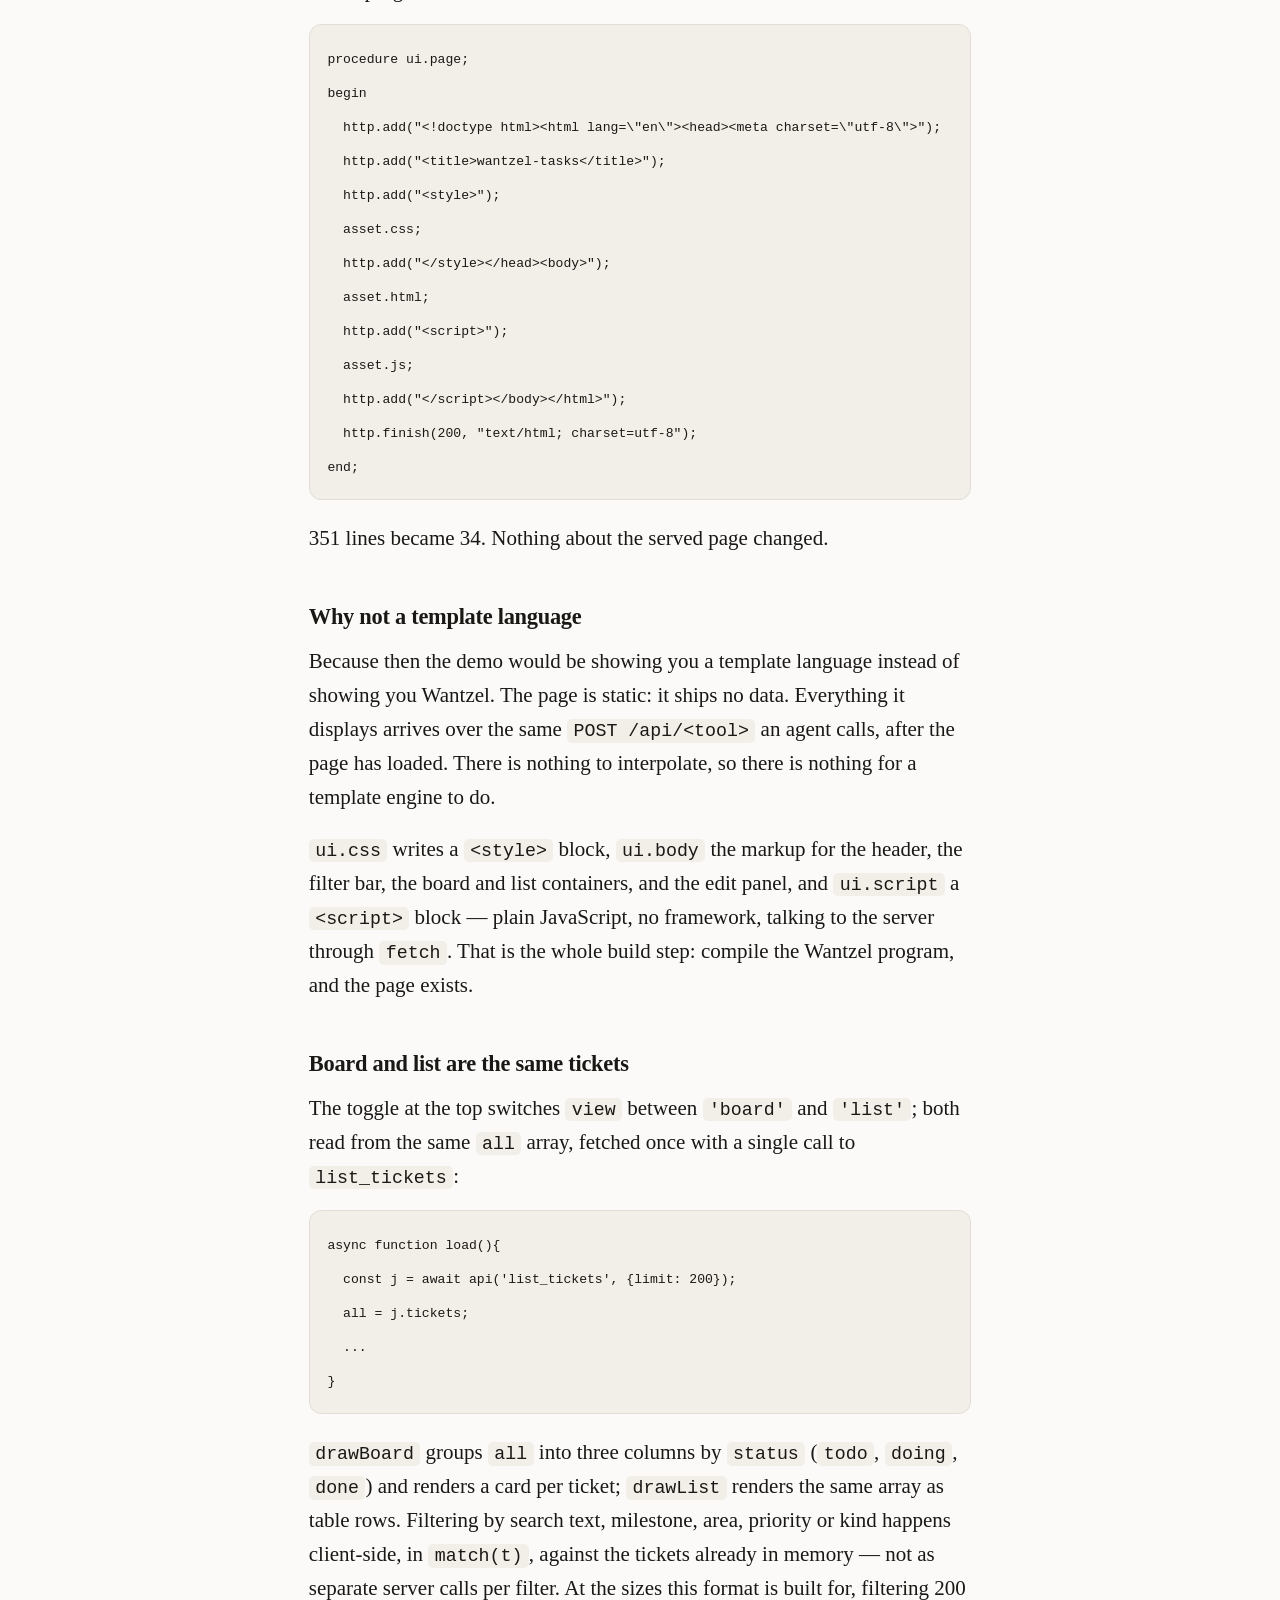
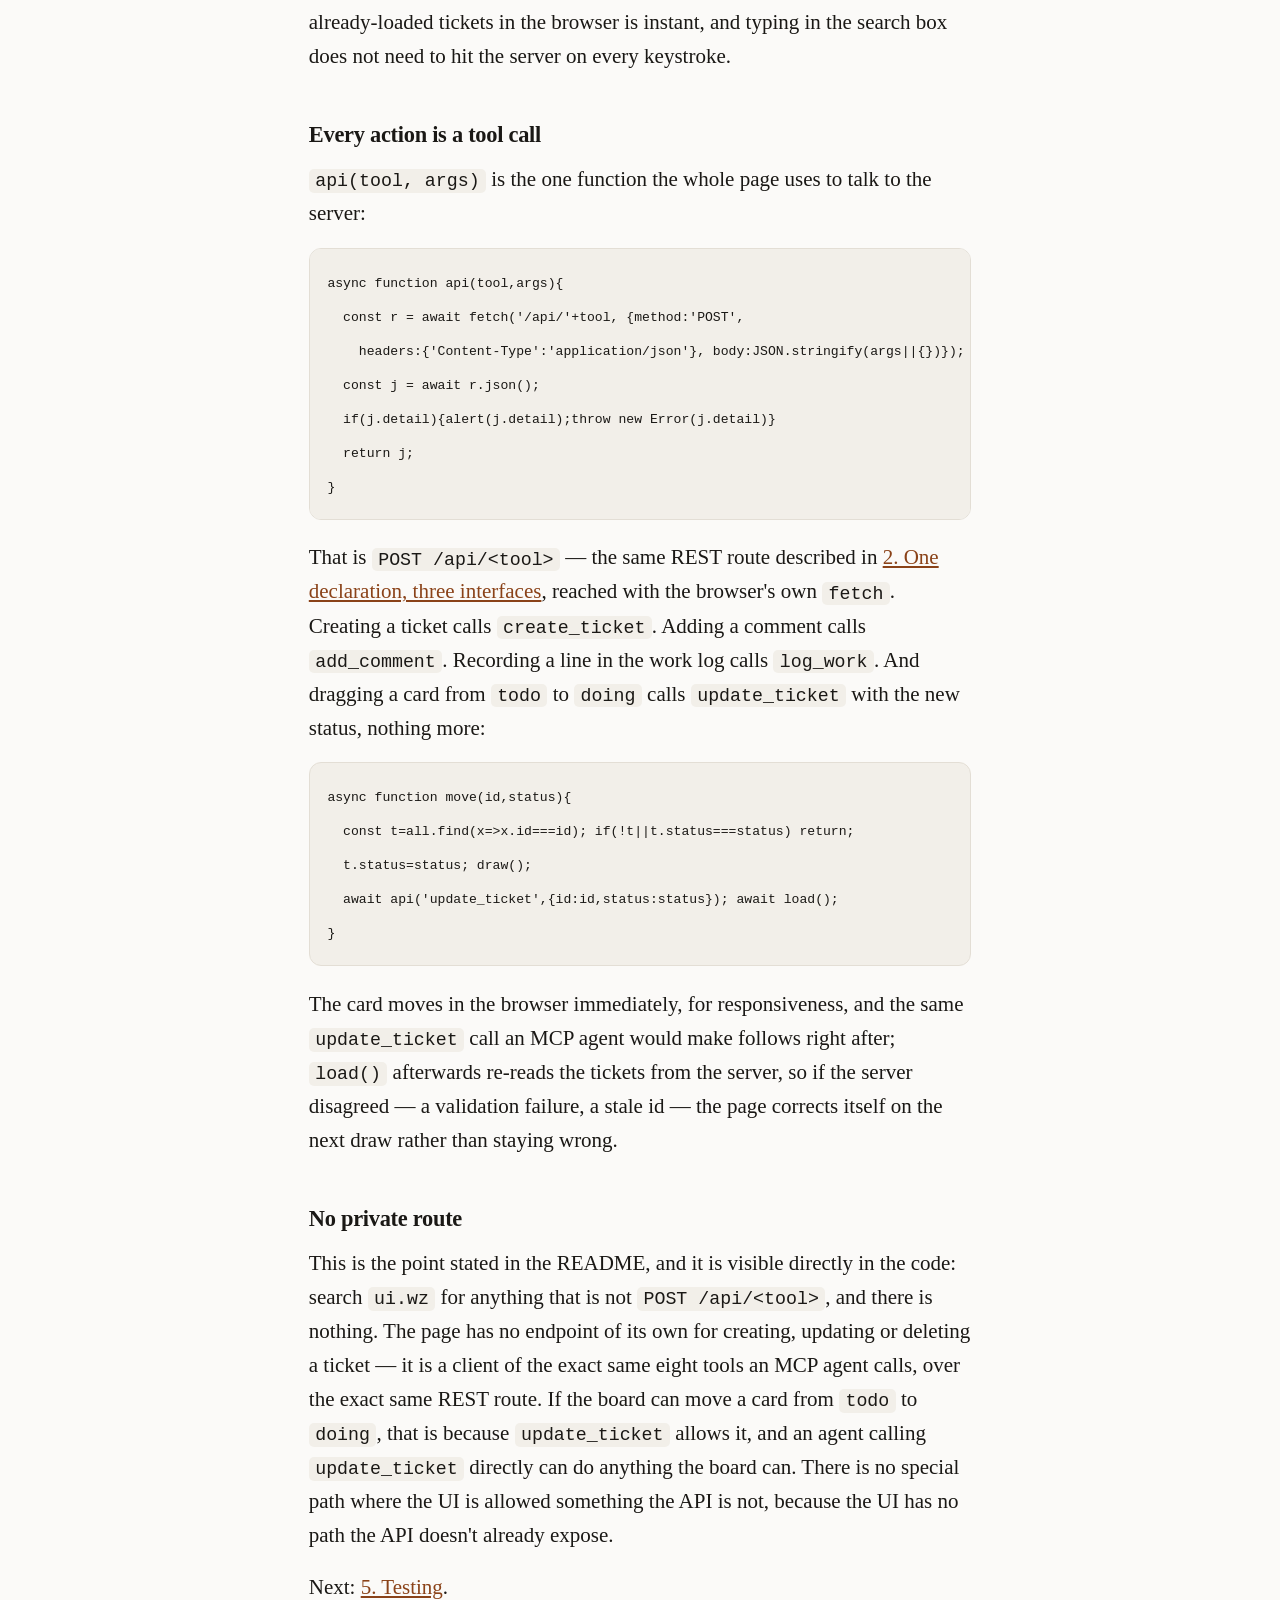
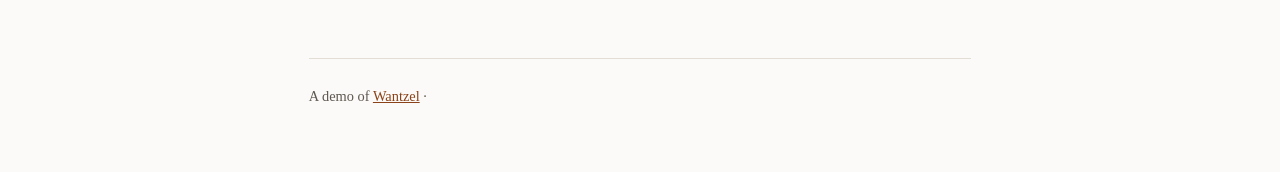
<file: wantzel-tasks/docs/04-the-ui.html>
<!doctype html>
<html lang="en">
<head>
<meta charset="utf-8">
<meta name="viewport" content="width=device-width, initial-scale=1">
<title>4. The UI: real files, compiled into the binary</title>
<style>
:root{--bg:#fbfaf8;--fg:#1a1815;--muted:#5e5850;--rule:#e3ded5;
--code-bg:#f2efe9;--accent:#8a4218;--accent-soft:#f0e4da;--card:#fff}
@media(prefers-color-scheme:dark){:root{--bg:#15140f;--fg:#ecebe6;--muted:#a09a8f;
--rule:#2e2b25;--code-bg:#1e1c18;--accent:#e0a473;--accent-soft:#2a211a;--card:#1e1c18}}
*{box-sizing:border-box}html{-webkit-text-size-adjust:100%}
body{margin:0;background:var(--bg);color:var(--fg);
font:21px/1.62 ui-serif,Georgia,"Times New Roman",serif}
.wrap{max-width:44rem;margin:0 auto;padding:0 1.3rem 4rem}
a{color:var(--accent)}
nav{border-bottom:1px solid var(--rule);margin-bottom:2.4rem}
nav .wrap{padding-top:1.1rem;padding-bottom:1.1rem;display:flex;gap:1rem;
align-items:baseline;font:.9rem ui-sans-serif,system-ui,sans-serif}
nav a{text-decoration:none;font-weight:600}
nav .sep{color:var(--muted)}
h1,h2,h3{line-height:1.25;letter-spacing:-.012em}
h1{font-size:2rem;margin:1.6rem 0 1.4rem}
h2{font-size:1.4rem;margin:3rem 0 .8rem}
h3{font-size:1.05rem;margin:1.9rem 0 .5rem}
p{margin:0 0 1.1rem}
ul,ol{margin:0 0 1.2rem;padding-left:1.3rem}li{margin-bottom:.4rem}
code{font:.87em ui-monospace,Menlo,monospace;background:var(--code-bg);
padding:.1em .35em;border-radius:5px}
pre{background:var(--code-bg);border:1px solid var(--rule);border-radius:12px;
padding:1rem 1.1rem;overflow-x:auto;margin:0 0 1.3rem}
pre code{background:none;padding:0;font-size:.82rem;line-height:1.6}
blockquote{border-left:3px solid var(--accent);background:var(--accent-soft);
border-radius:0 10px 10px 0;padding:.9rem 1.1rem;margin:0 0 1.3rem}
blockquote p:last-child{margin:0}
table{border-collapse:collapse;width:100%;margin:0 0 1.4rem;
font:.92rem ui-sans-serif,system-ui,sans-serif}
th,td{text-align:left;padding:.5rem .6rem;border-bottom:1px solid var(--rule);
vertical-align:top}
th{font-weight:600;color:var(--muted);font-size:.8rem;letter-spacing:.04em;
text-transform:uppercase}
hr{border:0;border-top:1px solid var(--rule);margin:2.4rem 0}
img{max-width:100%;border:1px solid var(--rule);border-radius:12px}
footer{border-top:1px solid var(--rule);margin-top:3.4rem;padding-top:1.6rem;
color:var(--muted);font-size:.9rem}
@media(max-width:620px){body{font-size:17px;line-height:1.62}h1{font-size:1.6rem}.wrap{padding:0 1rem 3rem}}
</style>
</head>
<body>
<nav><div class="wrap"><a href="index.html">Overview</a><span class="sep">/</span><span class="sep">4. The UI: real files, compiled into the binary</span></div></nav>
<div class="wrap">
<h1>4. The UI: real files, compiled into the binary</h1>
<p>The page is <strong>not</strong> written in Wantzel. It is three ordinary files:</p>
<pre><code>web/app.css     styles
web/app.html    markup
web/app.js      behaviour</code></pre>
<p>An editor highlights them, the browser&#x27;s dev tools recognise them, and changing a CSS rule is changing a CSS rule.</p>
<h2>The first version, and why it was wrong</h2>
<p>They started out as string constants inside <code>src/ui.wz</code> — 268 calls to <code>http.add</code>, each with its quotes escaped:</p>
<pre><code>http.add(&quot;&lt;button id=\&quot;vl\&quot; onclick=\&quot;setview(&#x27;list&#x27;)\&quot;&gt;List&lt;/button&gt;&quot;);</code></pre>
<p>That works, and it is how web applications were written twenty years ago. The problem is not that it is old-fashioned; it is that <strong>you cannot read it</strong>. No highlighting, no formatter, and every change to the markup means counting backslashes. For a project whose entire argument is &quot;read this and see how clean it can be&quot;, the frontend was the part that undermined the claim.</p>
<h2>What could not change</h2>
<p>One binary, no dependencies, nothing to install. Serving <code>web/</code> from disk at run time would break exactly that — the binary would stop working the moment someone moved it without its directory.</p>
<p>So the files are read at <strong>build</strong> time, not run time:</p>
<pre><code>web/app.css  -&gt;
web/app.html -&gt;   tools/wzgen.wz   -&gt;   src/assets.wz   -&gt;   linked into the binary
web/app.js   -&gt;</code></pre>
<p><code>tools/wzgen.wz</code> is a Wantzel program that turns each file into a procedure of string constants, breaking the output into readable lines. <code>wztrun</code> runs it whenever a file under <code>web/</code> is newer than the generated source, and <code>src/assets.wz</code> is committed so a fresh clone builds with nothing but the compiler.</p>
<h2>What is left in ui.wz</h2>
<p>The whole file is now the page assembly — which is the only part that was ever a program:</p>
<pre><code>procedure ui.page;
begin
  http.add(&quot;&lt;!doctype html&gt;&lt;html lang=\&quot;en\&quot;&gt;&lt;head&gt;&lt;meta charset=\&quot;utf-8\&quot;&gt;&quot;);
  http.add(&quot;&lt;title&gt;wantzel-tasks&lt;/title&gt;&quot;);
  http.add(&quot;&lt;style&gt;&quot;);
  asset.css;
  http.add(&quot;&lt;/style&gt;&lt;/head&gt;&lt;body&gt;&quot;);
  asset.html;
  http.add(&quot;&lt;script&gt;&quot;);
  asset.js;
  http.add(&quot;&lt;/script&gt;&lt;/body&gt;&lt;/html&gt;&quot;);
  http.finish(200, &quot;text/html; charset=utf-8&quot;);
end;</code></pre>
<p>351 lines became 34. Nothing about the served page changed.</p>
<h2>Why not a template language</h2>
<p>Because then the demo would be showing you a template language instead of showing you Wantzel. The page is static: it ships no data. Everything it displays arrives over the same <code>POST /api/&lt;tool&gt;</code> an agent calls, after the page has loaded. There is nothing to interpolate, so there is nothing for a template engine to do.</p>
<p><code>ui.css</code> writes a <code>&lt;style&gt;</code> block, <code>ui.body</code> the markup for the header, the filter bar, the board and list containers, and the edit panel, and <code>ui.script</code> a <code>&lt;script&gt;</code> block — plain JavaScript, no framework, talking to the server through <code>fetch</code>. That is the whole build step: compile the Wantzel program, and the page exists.</p>
<h2>Board and list are the same tickets</h2>
<p>The toggle at the top switches <code>view</code> between <code>&#x27;board&#x27;</code> and <code>&#x27;list&#x27;</code>; both read from the same <code>all</code> array, fetched once with a single call to <code>list_tickets</code>:</p>
<pre><code>async function load(){
  const j = await api(&#x27;list_tickets&#x27;, {limit: 200});
  all = j.tickets;
  ...
}</code></pre>
<p><code>drawBoard</code> groups <code>all</code> into three columns by <code>status</code> (<code>todo</code>, <code>doing</code>, <code>done</code>) and renders a card per ticket; <code>drawList</code> renders the same array as table rows. Filtering by search text, milestone, area, priority or kind happens client-side, in <code>match(t)</code>, against the tickets already in memory — not as separate server calls per filter. At the sizes this format is built for, filtering 200 already-loaded tickets in the browser is instant, and typing in the search box does not need to hit the server on every keystroke.</p>
<h2>Every action is a tool call</h2>
<p><code>api(tool, args)</code> is the one function the whole page uses to talk to the server:</p>
<pre><code>async function api(tool,args){
  const r = await fetch(&#x27;/api/&#x27;+tool, {method:&#x27;POST&#x27;,
    headers:{&#x27;Content-Type&#x27;:&#x27;application/json&#x27;}, body:JSON.stringify(args||{})});
  const j = await r.json();
  if(j.detail){alert(j.detail);throw new Error(j.detail)}
  return j;
}</code></pre>
<p>That is <code>POST /api/&lt;tool&gt;</code> — the same REST route described in <a href="02-one-declaration-three-interfaces.html">2. One declaration, three interfaces</a>, reached with the browser&#x27;s own <code>fetch</code>. Creating a ticket calls <code>create_ticket</code>. Adding a comment calls <code>add_comment</code>. Recording a line in the work log calls <code>log_work</code>. And dragging a card from <code>todo</code> to <code>doing</code> calls <code>update_ticket</code> with the new status, nothing more:</p>
<pre><code>async function move(id,status){
  const t=all.find(x=&gt;x.id===id); if(!t||t.status===status) return;
  t.status=status; draw();
  await api(&#x27;update_ticket&#x27;,{id:id,status:status}); await load();
}</code></pre>
<p>The card moves in the browser immediately, for responsiveness, and the same <code>update_ticket</code> call an MCP agent would make follows right after; <code>load()</code> afterwards re-reads the tickets from the server, so if the server disagreed — a validation failure, a stale id — the page corrects itself on the next draw rather than staying wrong.</p>
<h2>No private route</h2>
<p>This is the point stated in the README, and it is visible directly in the code: search <code>ui.wz</code> for anything that is not <code>POST /api/&lt;tool&gt;</code>, and there is nothing. The page has no endpoint of its own for creating, updating or deleting a ticket — it is a client of the exact same eight tools an MCP agent calls, over the exact same REST route. If the board can move a card from <code>todo</code> to <code>doing</code>, that is because <code>update_ticket</code> allows it, and an agent calling <code>update_ticket</code> directly can do anything the board can. There is no special path where the UI is allowed something the API is not, because the UI has no path the API doesn&#x27;t already expose.</p>
<p>Next: <a href="05-testing.html">5. Testing</a>.</p>
<footer>A demo of <a href="https://wantzel.com">Wantzel</a> &middot; </footer>
</div>
</body>
</html>
</file>
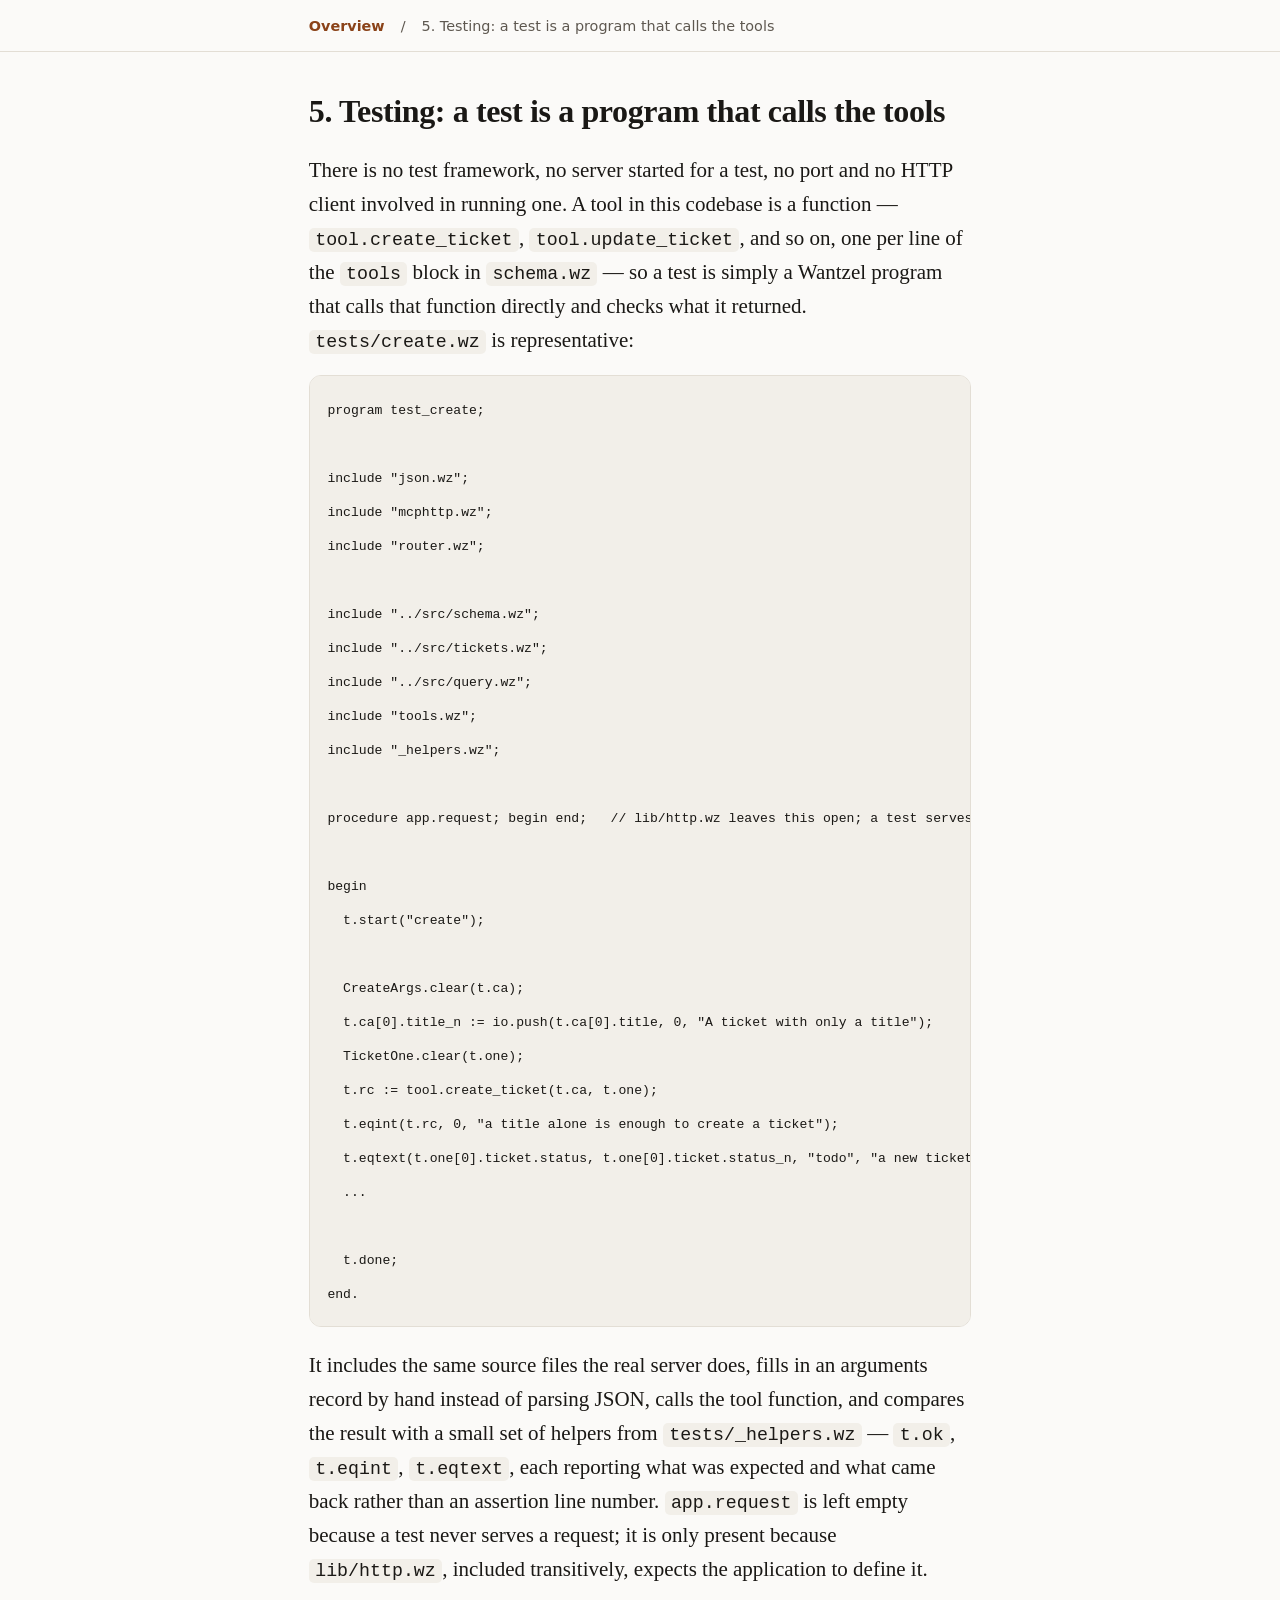
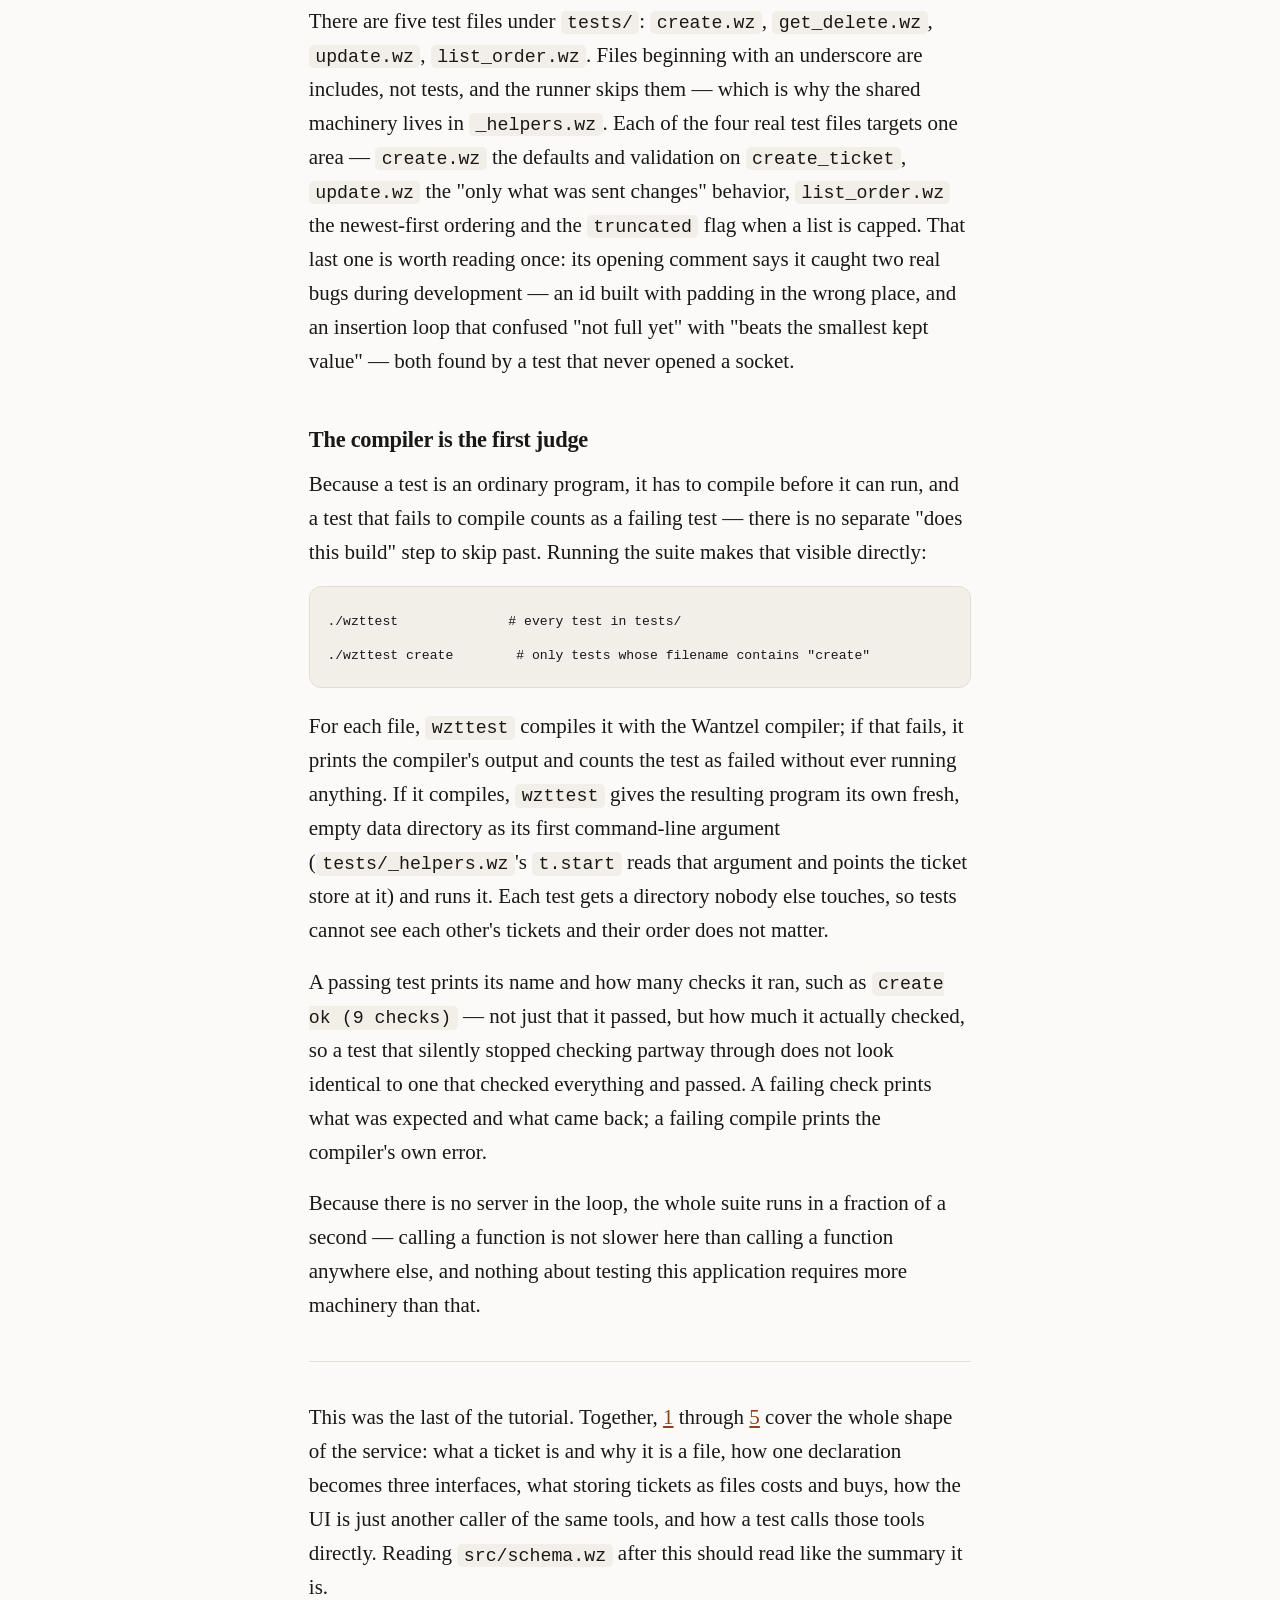
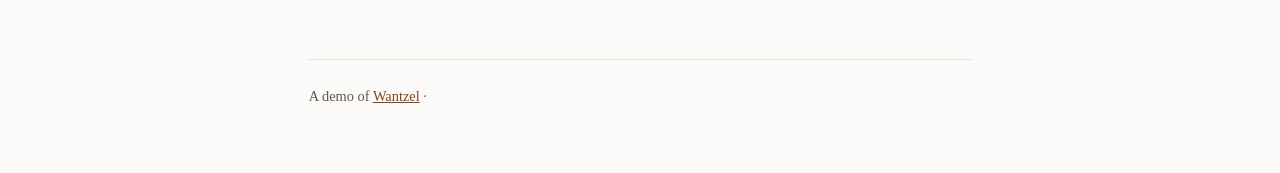
<file: wantzel-tasks/docs/05-testing.html>
<!doctype html>
<html lang="en">
<head>
<meta charset="utf-8">
<meta name="viewport" content="width=device-width, initial-scale=1">
<title>5. Testing: a test is a program that calls the tools</title>
<style>
:root{--bg:#fbfaf8;--fg:#1a1815;--muted:#5e5850;--rule:#e3ded5;
--code-bg:#f2efe9;--accent:#8a4218;--accent-soft:#f0e4da;--card:#fff}
@media(prefers-color-scheme:dark){:root{--bg:#15140f;--fg:#ecebe6;--muted:#a09a8f;
--rule:#2e2b25;--code-bg:#1e1c18;--accent:#e0a473;--accent-soft:#2a211a;--card:#1e1c18}}
*{box-sizing:border-box}html{-webkit-text-size-adjust:100%}
body{margin:0;background:var(--bg);color:var(--fg);
font:21px/1.62 ui-serif,Georgia,"Times New Roman",serif}
.wrap{max-width:44rem;margin:0 auto;padding:0 1.3rem 4rem}
a{color:var(--accent)}
nav{border-bottom:1px solid var(--rule);margin-bottom:2.4rem}
nav .wrap{padding-top:1.1rem;padding-bottom:1.1rem;display:flex;gap:1rem;
align-items:baseline;font:.9rem ui-sans-serif,system-ui,sans-serif}
nav a{text-decoration:none;font-weight:600}
nav .sep{color:var(--muted)}
h1,h2,h3{line-height:1.25;letter-spacing:-.012em}
h1{font-size:2rem;margin:1.6rem 0 1.4rem}
h2{font-size:1.4rem;margin:3rem 0 .8rem}
h3{font-size:1.05rem;margin:1.9rem 0 .5rem}
p{margin:0 0 1.1rem}
ul,ol{margin:0 0 1.2rem;padding-left:1.3rem}li{margin-bottom:.4rem}
code{font:.87em ui-monospace,Menlo,monospace;background:var(--code-bg);
padding:.1em .35em;border-radius:5px}
pre{background:var(--code-bg);border:1px solid var(--rule);border-radius:12px;
padding:1rem 1.1rem;overflow-x:auto;margin:0 0 1.3rem}
pre code{background:none;padding:0;font-size:.82rem;line-height:1.6}
blockquote{border-left:3px solid var(--accent);background:var(--accent-soft);
border-radius:0 10px 10px 0;padding:.9rem 1.1rem;margin:0 0 1.3rem}
blockquote p:last-child{margin:0}
table{border-collapse:collapse;width:100%;margin:0 0 1.4rem;
font:.92rem ui-sans-serif,system-ui,sans-serif}
th,td{text-align:left;padding:.5rem .6rem;border-bottom:1px solid var(--rule);
vertical-align:top}
th{font-weight:600;color:var(--muted);font-size:.8rem;letter-spacing:.04em;
text-transform:uppercase}
hr{border:0;border-top:1px solid var(--rule);margin:2.4rem 0}
img{max-width:100%;border:1px solid var(--rule);border-radius:12px}
footer{border-top:1px solid var(--rule);margin-top:3.4rem;padding-top:1.6rem;
color:var(--muted);font-size:.9rem}
@media(max-width:620px){body{font-size:17px;line-height:1.62}h1{font-size:1.6rem}.wrap{padding:0 1rem 3rem}}
</style>
</head>
<body>
<nav><div class="wrap"><a href="index.html">Overview</a><span class="sep">/</span><span class="sep">5. Testing: a test is a program that calls the tools</span></div></nav>
<div class="wrap">
<h1>5. Testing: a test is a program that calls the tools</h1>
<p>There is no test framework, no server started for a test, no port and no HTTP client involved in running one. A tool in this codebase is a function — <code>tool.create_ticket</code>, <code>tool.update_ticket</code>, and so on, one per line of the <code>tools</code> block in <code>schema.wz</code> — so a test is simply a Wantzel program that calls that function directly and checks what it returned. <code>tests/create.wz</code> is representative:</p>
<pre><code>program test_create;

include &quot;json.wz&quot;;
include &quot;mcphttp.wz&quot;;
include &quot;router.wz&quot;;

include &quot;../src/schema.wz&quot;;
include &quot;../src/tickets.wz&quot;;
include &quot;../src/query.wz&quot;;
include &quot;tools.wz&quot;;
include &quot;_helpers.wz&quot;;

procedure app.request; begin end;   // lib/http.wz leaves this open; a test serves nothing

begin
  t.start(&quot;create&quot;);

  CreateArgs.clear(t.ca);
  t.ca[0].title_n := io.push(t.ca[0].title, 0, &quot;A ticket with only a title&quot;);
  TicketOne.clear(t.one);
  t.rc := tool.create_ticket(t.ca, t.one);
  t.eqint(t.rc, 0, &quot;a title alone is enough to create a ticket&quot;);
  t.eqtext(t.one[0].ticket.status, t.one[0].ticket.status_n, &quot;todo&quot;, &quot;a new ticket starts as todo&quot;);
  ...

  t.done;
end.</code></pre>
<p>It includes the same source files the real server does, fills in an arguments record by hand instead of parsing JSON, calls the tool function, and compares the result with a small set of helpers from <code>tests/_helpers.wz</code> — <code>t.ok</code>, <code>t.eqint</code>, <code>t.eqtext</code>, each reporting what was expected and what came back rather than an assertion line number. <code>app.request</code> is left empty because a test never serves a request; it is only present because <code>lib/http.wz</code>, included transitively, expects the application to define it.</p>
<p>There are five test files under <code>tests/</code>: <code>create.wz</code>, <code>get_delete.wz</code>, <code>update.wz</code>, <code>list_order.wz</code>. Files beginning with an underscore are includes, not tests, and the runner skips them &mdash; which is why the shared machinery lives in <code>_helpers.wz</code>. Each of the four real test files targets one area — <code>create.wz</code> the defaults and validation on <code>create_ticket</code>, <code>update.wz</code> the &quot;only what was sent changes&quot; behavior, <code>list_order.wz</code> the newest-first ordering and the <code>truncated</code> flag when a list is capped. That last one is worth reading once: its opening comment says it caught two real bugs during development — an id built with padding in the wrong place, and an insertion loop that confused &quot;not full yet&quot; with &quot;beats the smallest kept value&quot; — both found by a test that never opened a socket.</p>
<h2>The compiler is the first judge</h2>
<p>Because a test is an ordinary program, it has to compile before it can run, and a test that fails to compile counts as a failing test — there is no separate &quot;does this build&quot; step to skip past. Running the suite makes that visible directly:</p>
<pre><code>./wzttest              # every test in tests/
./wzttest create        # only tests whose filename contains &quot;create&quot;</code></pre>
<p>For each file, <code>wzttest</code> compiles it with the Wantzel compiler; if that fails, it prints the compiler&#x27;s output and counts the test as failed without ever running anything. If it compiles, <code>wzttest</code> gives the resulting program its own fresh, empty data directory as its first command-line argument (<code>tests/_helpers.wz</code>&#x27;s <code>t.start</code> reads that argument and points the ticket store at it) and runs it. Each test gets a directory nobody else touches, so tests cannot see each other&#x27;s tickets and their order does not matter.</p>
<p>A passing test prints its name and how many checks it ran, such as <code>create ok (9 checks)</code> — not just that it passed, but how much it actually checked, so a test that silently stopped checking partway through does not look identical to one that checked everything and passed. A failing check prints what was expected and what came back; a failing compile prints the compiler&#x27;s own error.</p>
<p>Because there is no server in the loop, the whole suite runs in a fraction of a second — calling a function is not slower here than calling a function anywhere else, and nothing about testing this application requires more machinery than that.</p>
<hr>
<p>This was the last of the tutorial. Together, <a href="01-what-a-ticket-is.html">1</a> through <a href="05-testing.html">5</a> cover the whole shape of the service: what a ticket is and why it is a file, how one declaration becomes three interfaces, what storing tickets as files costs and buys, how the UI is just another caller of the same tools, and how a test calls those tools directly. Reading <code>src/schema.wz</code> after this should read like the summary it is.</p>
<footer>A demo of <a href="https://wantzel.com">Wantzel</a> &middot; </footer>
</div>
</body>
</html>
</file>
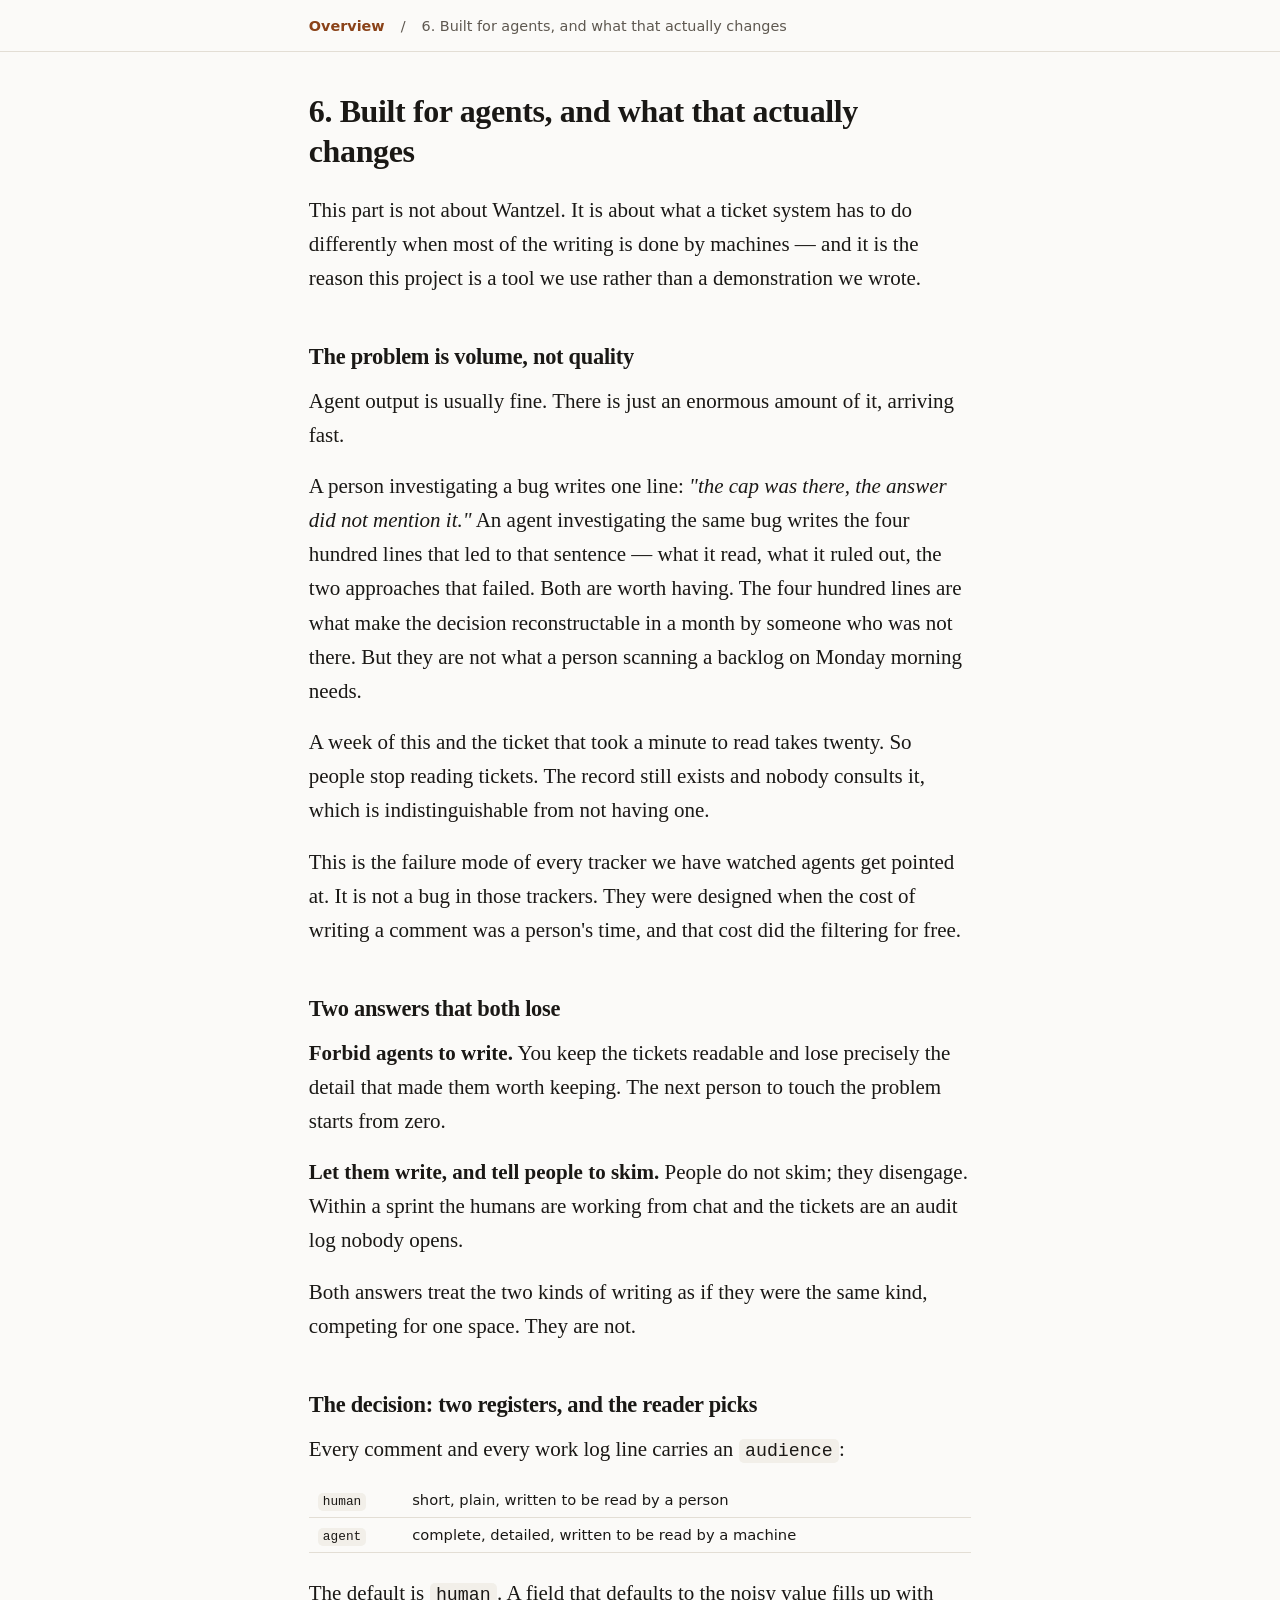
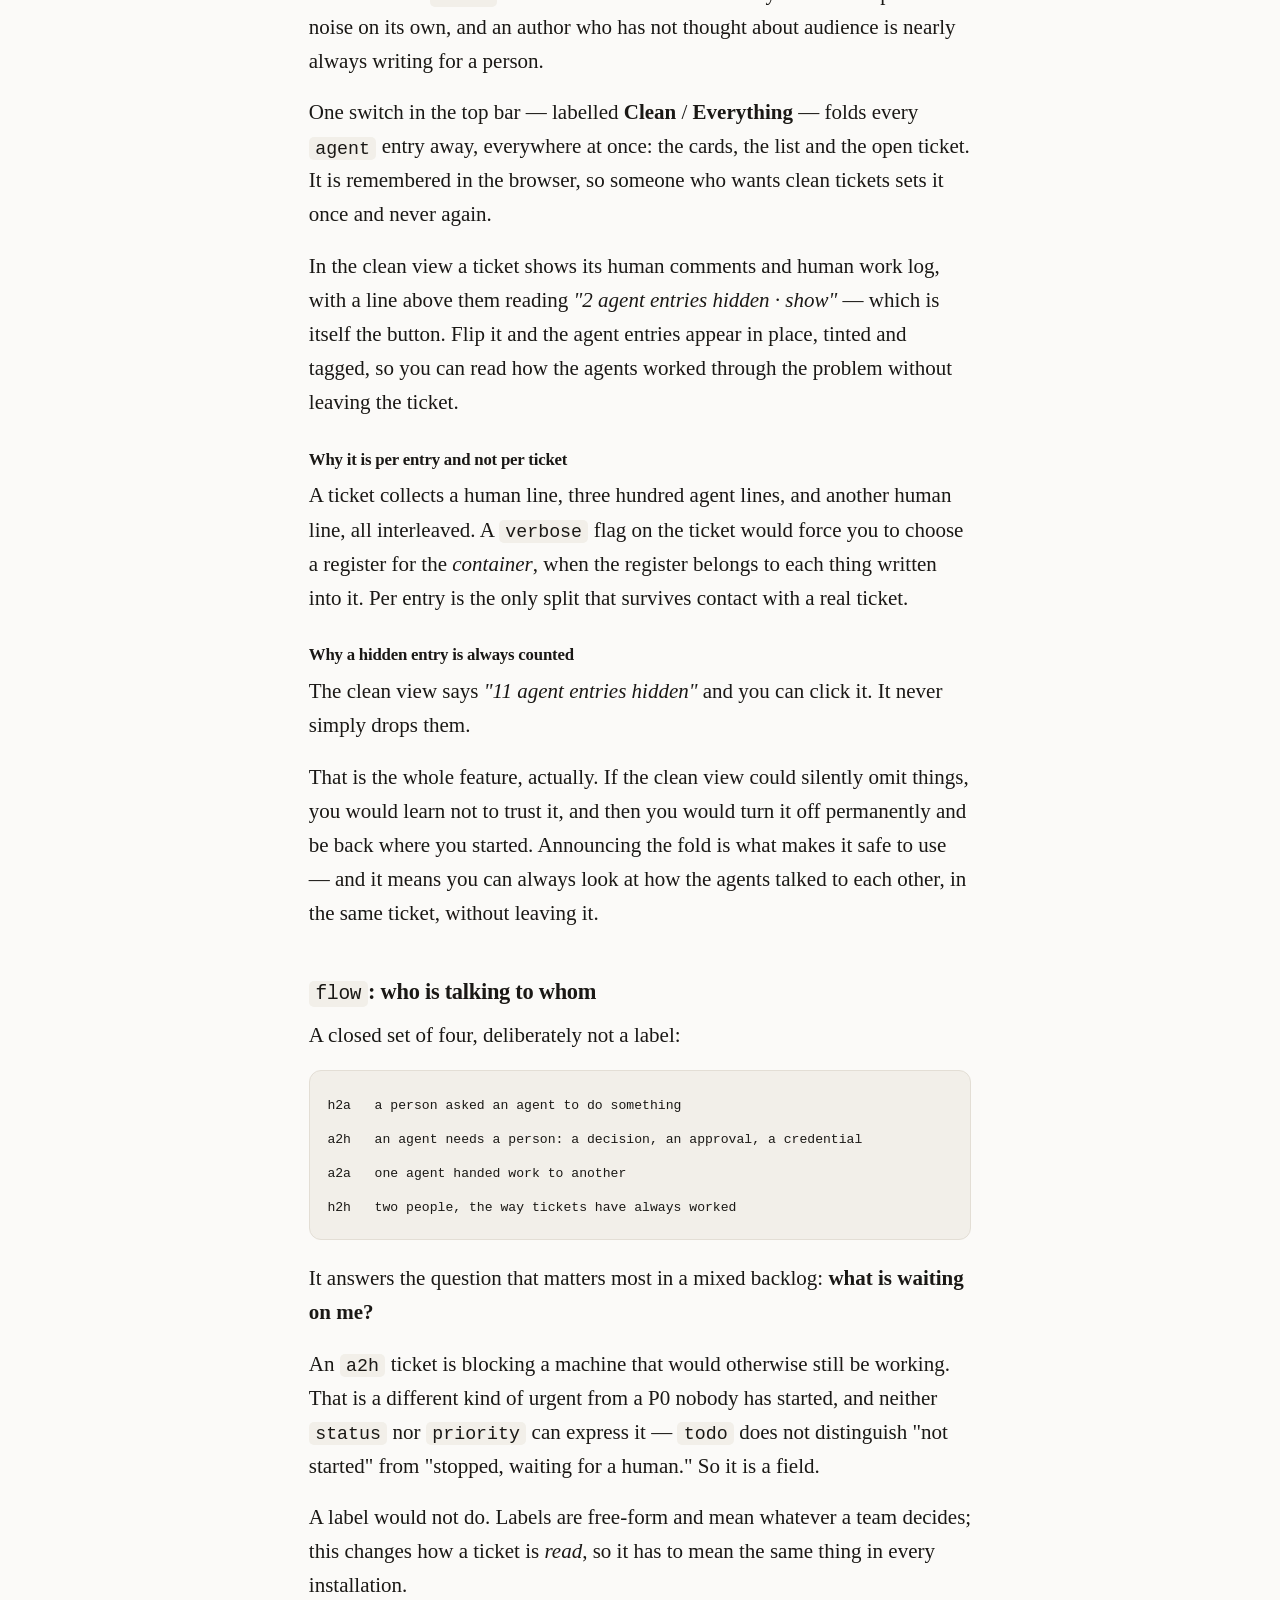
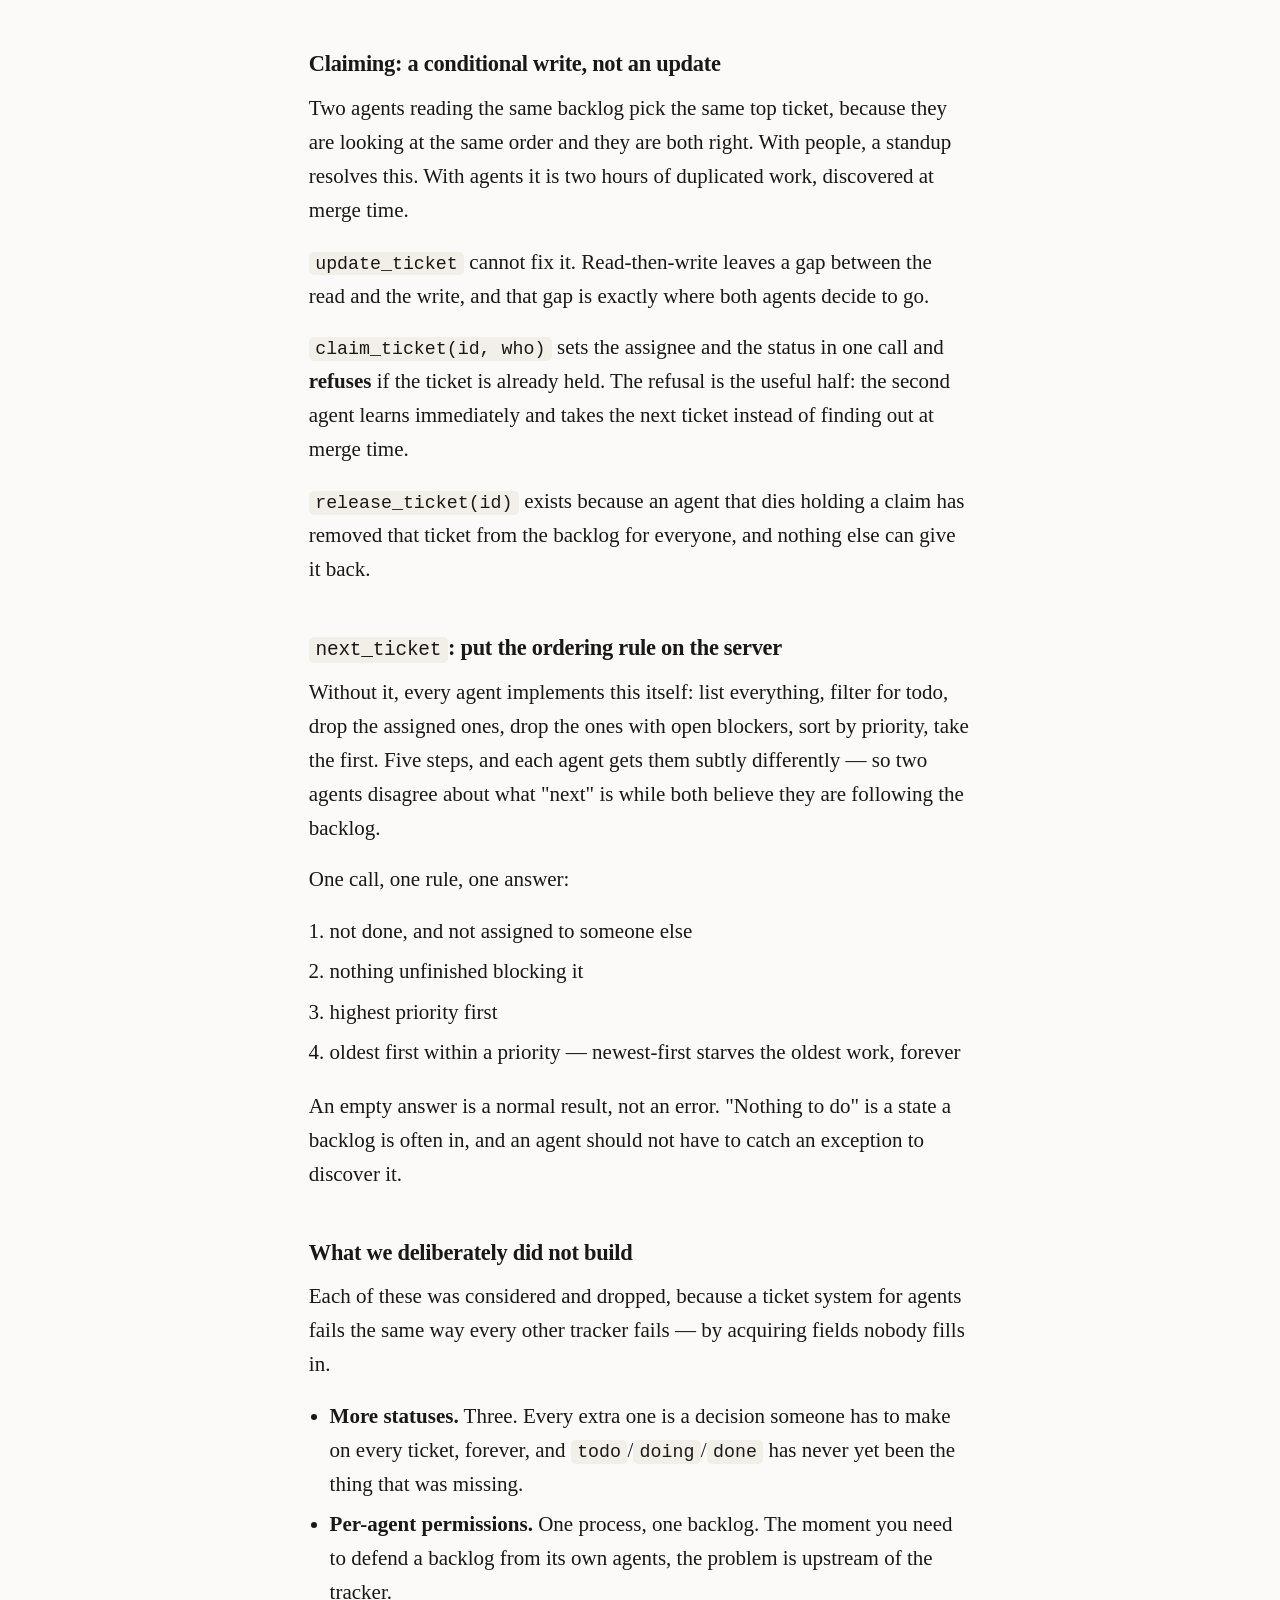
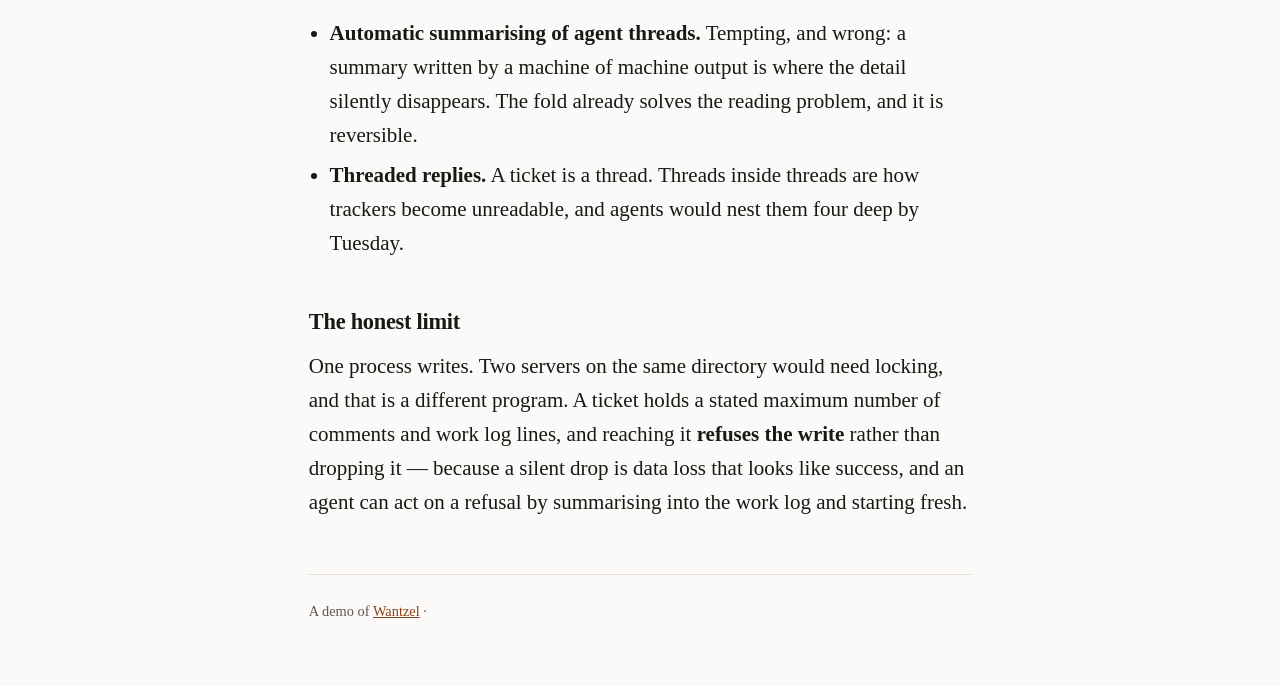
<file: wantzel-tasks/docs/06-built-for-agents.html>
<!doctype html>
<html lang="en">
<head>
<meta charset="utf-8">
<meta name="viewport" content="width=device-width, initial-scale=1">
<title>6. Built for agents, and what that actually changes</title>
<style>
:root{--bg:#fbfaf8;--fg:#1a1815;--muted:#5e5850;--rule:#e3ded5;
--code-bg:#f2efe9;--accent:#8a4218;--accent-soft:#f0e4da;--card:#fff}
@media(prefers-color-scheme:dark){:root{--bg:#15140f;--fg:#ecebe6;--muted:#a09a8f;
--rule:#2e2b25;--code-bg:#1e1c18;--accent:#e0a473;--accent-soft:#2a211a;--card:#1e1c18}}
*{box-sizing:border-box}html{-webkit-text-size-adjust:100%}
body{margin:0;background:var(--bg);color:var(--fg);
font:21px/1.62 ui-serif,Georgia,"Times New Roman",serif}
.wrap{max-width:44rem;margin:0 auto;padding:0 1.3rem 4rem}
a{color:var(--accent)}
nav{border-bottom:1px solid var(--rule);margin-bottom:2.4rem}
nav .wrap{padding-top:1.1rem;padding-bottom:1.1rem;display:flex;gap:1rem;
align-items:baseline;font:.9rem ui-sans-serif,system-ui,sans-serif}
nav a{text-decoration:none;font-weight:600}
nav .sep{color:var(--muted)}
h1,h2,h3{line-height:1.25;letter-spacing:-.012em}
h1{font-size:2rem;margin:1.6rem 0 1.4rem}
h2{font-size:1.4rem;margin:3rem 0 .8rem}
h3{font-size:1.05rem;margin:1.9rem 0 .5rem}
p{margin:0 0 1.1rem}
ul,ol{margin:0 0 1.2rem;padding-left:1.3rem}li{margin-bottom:.4rem}
code{font:.87em ui-monospace,Menlo,monospace;background:var(--code-bg);
padding:.1em .35em;border-radius:5px}
pre{background:var(--code-bg);border:1px solid var(--rule);border-radius:12px;
padding:1rem 1.1rem;overflow-x:auto;margin:0 0 1.3rem}
pre code{background:none;padding:0;font-size:.82rem;line-height:1.6}
blockquote{border-left:3px solid var(--accent);background:var(--accent-soft);
border-radius:0 10px 10px 0;padding:.9rem 1.1rem;margin:0 0 1.3rem}
blockquote p:last-child{margin:0}
table{border-collapse:collapse;width:100%;margin:0 0 1.4rem;
font:.92rem ui-sans-serif,system-ui,sans-serif}
th,td{text-align:left;padding:.5rem .6rem;border-bottom:1px solid var(--rule);
vertical-align:top}
th{font-weight:600;color:var(--muted);font-size:.8rem;letter-spacing:.04em;
text-transform:uppercase}
hr{border:0;border-top:1px solid var(--rule);margin:2.4rem 0}
img{max-width:100%;border:1px solid var(--rule);border-radius:12px}
footer{border-top:1px solid var(--rule);margin-top:3.4rem;padding-top:1.6rem;
color:var(--muted);font-size:.9rem}
@media(max-width:620px){body{font-size:17px;line-height:1.62}h1{font-size:1.6rem}.wrap{padding:0 1rem 3rem}}
</style>
</head>
<body>
<nav><div class="wrap"><a href="index.html">Overview</a><span class="sep">/</span><span class="sep">6. Built for agents, and what that actually changes</span></div></nav>
<div class="wrap">
<h1>6. Built for agents, and what that actually changes</h1>
<p>This part is not about Wantzel. It is about what a ticket system has to do differently when most of the writing is done by machines — and it is the reason this project is a tool we use rather than a demonstration we wrote.</p>
<h2>The problem is volume, not quality</h2>
<p>Agent output is usually fine. There is just an enormous amount of it, arriving fast.</p>
<p>A person investigating a bug writes one line: <em>&quot;the cap was there, the answer did not mention it.&quot;</em> An agent investigating the same bug writes the four hundred lines that led to that sentence — what it read, what it ruled out, the two approaches that failed. Both are worth having. The four hundred lines are what make the decision reconstructable in a month by someone who was not there. But they are not what a person scanning a backlog on Monday morning needs.</p>
<p>A week of this and the ticket that took a minute to read takes twenty. So people stop reading tickets. The record still exists and nobody consults it, which is indistinguishable from not having one.</p>
<p>This is the failure mode of every tracker we have watched agents get pointed at. It is not a bug in those trackers. They were designed when the cost of writing a comment was a person&#x27;s time, and that cost did the filtering for free.</p>
<h2>Two answers that both lose</h2>
<p><strong>Forbid agents to write.</strong> You keep the tickets readable and lose precisely the detail that made them worth keeping. The next person to touch the problem starts from zero.</p>
<p><strong>Let them write, and tell people to skim.</strong> People do not skim; they disengage. Within a sprint the humans are working from chat and the tickets are an audit log nobody opens.</p>
<p>Both answers treat the two kinds of writing as if they were the same kind, competing for one space. They are not.</p>
<h2>The decision: two registers, and the reader picks</h2>
<p>Every comment and every work log line carries an <code>audience</code>:</p>
<table><tbody><tr><td><code>human</code></td><td>short, plain, written to be read by a person</td></tr><tr><td><code>agent</code></td><td>complete, detailed, written to be read by a machine</td></tr></tbody></table>
<p>The default is <code>human</code>. A field that defaults to the noisy value fills up with noise on its own, and an author who has not thought about audience is nearly always writing for a person.</p>
<p>One switch in the top bar — labelled <strong>Clean</strong> / <strong>Everything</strong> — folds every <code>agent</code> entry away, everywhere at once: the cards, the list and the open ticket. It is remembered in the browser, so someone who wants clean tickets sets it once and never again.</p>
<p>In the clean view a ticket shows its human comments and human work log, with a line above them reading <em>&quot;2 agent entries hidden · show&quot;</em> — which is itself the button. Flip it and the agent entries appear in place, tinted and tagged, so you can read how the agents worked through the problem without leaving the ticket.</p>
<h3>Why it is per entry and not per ticket</h3>
<p>A ticket collects a human line, three hundred agent lines, and another human line, all interleaved. A <code>verbose</code> flag on the ticket would force you to choose a register for the <em>container</em>, when the register belongs to each thing written into it. Per entry is the only split that survives contact with a real ticket.</p>
<h3>Why a hidden entry is always counted</h3>
<p>The clean view says <em>&quot;11 agent entries hidden&quot;</em> and you can click it. It never simply drops them.</p>
<p>That is the whole feature, actually. If the clean view could silently omit things, you would learn not to trust it, and then you would turn it off permanently and be back where you started. Announcing the fold is what makes it safe to use — and it means you can always look at how the agents talked to each other, in the same ticket, without leaving it.</p>
<h2><code>flow</code>: who is talking to whom</h2>
<p>A closed set of four, deliberately not a label:</p>
<pre><code>h2a   a person asked an agent to do something
a2h   an agent needs a person: a decision, an approval, a credential
a2a   one agent handed work to another
h2h   two people, the way tickets have always worked</code></pre>
<p>It answers the question that matters most in a mixed backlog: <strong>what is waiting on me?</strong></p>
<p>An <code>a2h</code> ticket is blocking a machine that would otherwise still be working. That is a different kind of urgent from a P0 nobody has started, and neither <code>status</code> nor <code>priority</code> can express it — <code>todo</code> does not distinguish &quot;not started&quot; from &quot;stopped, waiting for a human.&quot; So it is a field.</p>
<p>A label would not do. Labels are free-form and mean whatever a team decides; this changes how a ticket is <em>read</em>, so it has to mean the same thing in every installation.</p>
<h2>Claiming: a conditional write, not an update</h2>
<p>Two agents reading the same backlog pick the same top ticket, because they are looking at the same order and they are both right. With people, a standup resolves this. With agents it is two hours of duplicated work, discovered at merge time.</p>
<p><code>update_ticket</code> cannot fix it. Read-then-write leaves a gap between the read and the write, and that gap is exactly where both agents decide to go.</p>
<p><code>claim_ticket(id, who)</code> sets the assignee and the status in one call and <strong>refuses</strong> if the ticket is already held. The refusal is the useful half: the second agent learns immediately and takes the next ticket instead of finding out at merge time.</p>
<p><code>release_ticket(id)</code> exists because an agent that dies holding a claim has removed that ticket from the backlog for everyone, and nothing else can give it back.</p>
<h2><code>next_ticket</code>: put the ordering rule on the server</h2>
<p>Without it, every agent implements this itself: list everything, filter for todo, drop the assigned ones, drop the ones with open blockers, sort by priority, take the first. Five steps, and each agent gets them subtly differently — so two agents disagree about what &quot;next&quot; is while both believe they are following the backlog.</p>
<p>One call, one rule, one answer:</p>
<ol><li>not done, and not assigned to someone else</li><li>nothing unfinished blocking it</li><li>highest priority first</li><li>oldest first within a priority — newest-first starves the oldest work, forever</li></ol>
<p>An empty answer is a normal result, not an error. &quot;Nothing to do&quot; is a state a backlog is often in, and an agent should not have to catch an exception to discover it.</p>
<h2>What we deliberately did not build</h2>
<p>Each of these was considered and dropped, because a ticket system for agents fails the same way every other tracker fails — by acquiring fields nobody fills in.</p>
<ul><li><strong>More statuses.</strong> Three. Every extra one is a decision someone has to make on every ticket, forever, and <code>todo</code>/<code>doing</code>/<code>done</code> has never yet been the thing that was missing.</li><li><strong>Per-agent permissions.</strong> One process, one backlog. The moment you need to defend a backlog from its own agents, the problem is upstream of the tracker.</li><li><strong>Automatic summarising of agent threads.</strong> Tempting, and wrong: a summary written by a machine of machine output is where the detail silently disappears. The fold already solves the reading problem, and it is reversible.</li><li><strong>Threaded replies.</strong> A ticket is a thread. Threads inside threads are how trackers become unreadable, and agents would nest them four deep by Tuesday.</li></ul>
<h2>The honest limit</h2>
<p>One process writes. Two servers on the same directory would need locking, and that is a different program. A ticket holds a stated maximum number of comments and work log lines, and reaching it <strong>refuses the write</strong> rather than dropping it — because a silent drop is data loss that looks like success, and an agent can act on a refusal by summarising into the work log and starting fresh.</p>
<footer>A demo of <a href="https://wantzel.com">Wantzel</a> &middot; </footer>
</div>
</body>
</html>
</file>
